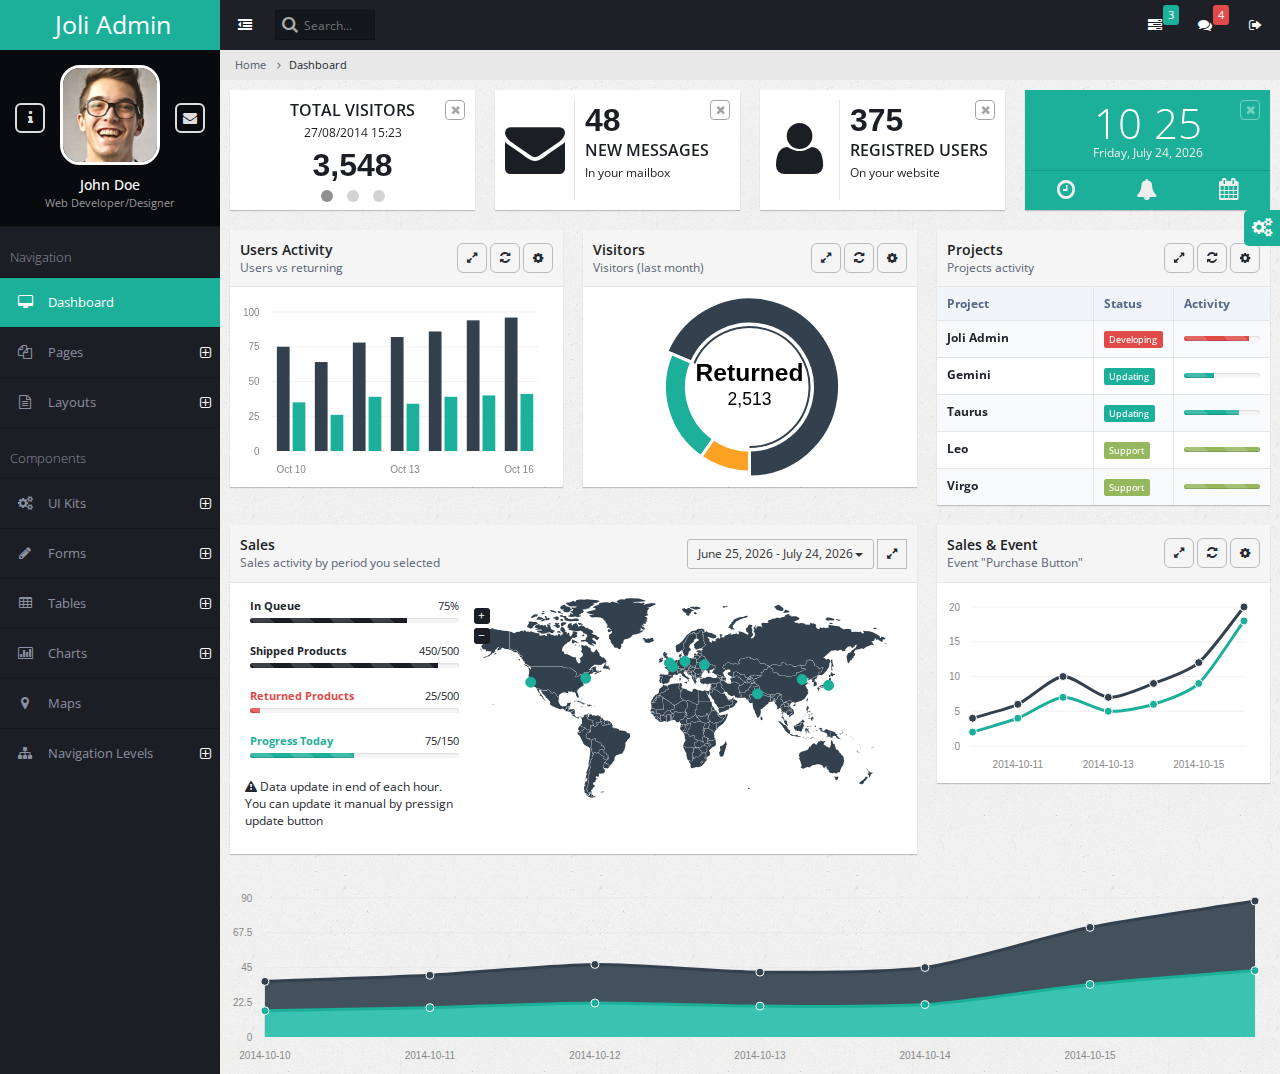
<file: public/joli-admin-master/joli/index.html>
<!DOCTYPE html>
<html lang="en">
    <head>        
        <!-- META SECTION -->
        <title>Joli Admin - Responsive Bootstrap Admin Template</title>            
        <meta http-equiv="Content-Type" content="text/html; charset=utf-8" />
        <meta http-equiv="X-UA-Compatible" content="IE=edge" />
        <meta name="viewport" content="width=device-width, initial-scale=1" />
        
        <link rel="icon" href="favicon.ico" type="image/x-icon" />
        <!-- END META SECTION -->
        
        <!-- CSS INCLUDE -->        
        <link rel="stylesheet" type="text/css" id="theme" href="css/theme-default.css"/>
        <!-- EOF CSS INCLUDE -->                                    
    </head>
    <body>
        <!-- START PAGE CONTAINER -->
        <div class="page-container">
            
            <!-- START PAGE SIDEBAR -->
            <div class="page-sidebar">
                <!-- START X-NAVIGATION -->
                <ul class="x-navigation">
                    <li class="xn-logo">
                        <a href="index.html">Joli Admin</a>
                        <a href="#" class="x-navigation-control"></a>
                    </li>
                    <li class="xn-profile">
                        <a href="#" class="profile-mini">
                            <img src="assets/images/users/avatar.jpg" alt="John Doe"/>
                        </a>
                        <div class="profile">
                            <div class="profile-image">
                                <img src="assets/images/users/avatar.jpg" alt="John Doe"/>
                            </div>
                            <div class="profile-data">
                                <div class="profile-data-name">John Doe</div>
                                <div class="profile-data-title">Web Developer/Designer</div>
                            </div>
                            <div class="profile-controls">
                                <a href="pages-profile.html" class="profile-control-left"><span class="fa fa-info"></span></a>
                                <a href="pages-messages.html" class="profile-control-right"><span class="fa fa-envelope"></span></a>
                            </div>
                        </div>                                                                        
                    </li>
                    <li class="xn-title">Navigation</li>
                    <li class="active">
                        <a href="index.html"><span class="fa fa-desktop"></span> <span class="xn-text">Dashboard</span></a>                        
                    </li>                    
                    <li class="xn-openable">
                        <a href="#"><span class="fa fa-files-o"></span> <span class="xn-text">Pages</span></a>
                        <ul>
                            <li><a href="pages-gallery.html"><span class="fa fa-image"></span> Gallery</a></li>
                            <li><a href="pages-profile.html"><span class="fa fa-user"></span> Profile</a></li>
                            <li><a href="pages-address-book.html"><span class="fa fa-users"></span> Address Book</a></li>
                            <li class="xn-openable">
                                <a href="#"><span class="fa fa-clock-o"></span> Timeline</a>
                                <ul>
                                    <li><a href="pages-timeline.html"><span class="fa fa-align-center"></span> Default</a></li>
                                    <li><a href="pages-timeline-simple.html"><span class="fa fa-align-justify"></span> Full Width</a></li>
                                </ul>
                            </li>
                            <li class="xn-openable">
                                <a href="#"><span class="fa fa-envelope"></span> Mailbox</a>
                                <ul>
                                    <li><a href="pages-mailbox-inbox.html"><span class="fa fa-inbox"></span> Inbox</a></li>
                                    <li><a href="pages-mailbox-message.html"><span class="fa fa-file-text"></span> Message</a></li>
                                    <li><a href="pages-mailbox-compose.html"><span class="fa fa-pencil"></span> Compose</a></li>
                                </ul>
                            </li>
                            <li><a href="pages-messages.html"><span class="fa fa-comments"></span> Messages</a></li>
                            <li><a href="pages-calendar.html"><span class="fa fa-calendar"></span> Calendar</a></li>
                            <li><a href="pages-tasks.html"><span class="fa fa-edit"></span> Tasks</a></li>
                            <li><a href="pages-content-table.html"><span class="fa fa-columns"></span> Content Table</a></li>
                            <li><a href="pages-faq.html"><span class="fa fa-question-circle"></span> FAQ</a></li>
                            <li><a href="pages-search.html"><span class="fa fa-search"></span> Search</a></li>
                            <li class="xn-openable">
                                <a href="#"><span class="fa fa-file"></span> Blog</a>
                                
                                <ul>                                    
                                    <li><a href="pages-blog-list.html"><span class="fa fa-copy"></span> List of Posts</a></li>
                                    <li><a href="pages-blog-post.html"><span class="fa fa-file-o"></span>Single Post</a></li>
                                </ul>
                            </li>
                            <li class="xn-openable">
                                <a href="#"><span class="fa fa-sign-in"></span> Login</a>
                                <ul>                                    
                                    <li><a href="pages-login.html">App Login</a></li>
                                    <li><a href="pages-login-website.html">Website Login</a></li>
                                    <li><a href="pages-login-website-light.html"> Website Login Light</a></li>
                                </ul>
                            </li>
                            <li class="xn-openable">
                                <a href="#"><span class="fa fa-warning"></span> Error Pages</a>
                                <ul>                                    
                                    <li><a href="pages-error-404.html">Error 404 Sample 1</a></li>
                                    <li><a href="pages-error-404-2.html">Error 404 Sample 2</a></li>
                                    <li><a href="pages-error-500.html"> Error 500</a></li>
                                </ul>
                            </li>                            
                        </ul>
                    </li>
                    <li class="xn-openable">
                        <a href="#"><span class="fa fa-file-text-o"></span> <span class="xn-text">Layouts</span></a>
                        <ul>
                            <li><a href="layout-boxed.html">Boxed</a></li>
                            <li><a href="layout-nav-toggled.html">Navigation Toggled</a></li>
                            <li><a href="layout-nav-top.html">Navigation Top</a></li>
                            <li><a href="layout-nav-right.html">Navigation Right</a></li>
                            <li><a href="layout-nav-top-fixed.html">Top Navigation Fixed</a></li>                            
                            <li><a href="layout-nav-custom.html">Custom Navigation</a></li>
                            <li><a href="layout-frame-left.html">Frame Left Column</a></li>
                            <li><a href="layout-frame-right.html">Frame Right Column</a></li>
                            <li><a href="layout-search-left.html">Search Left Side</a></li>
                            <li><a href="blank.html">Blank Page</a></li>
                        </ul>
                    </li>
                    <li class="xn-title">Components</li>
                    <li class="xn-openable">
                        <a href="#"><span class="fa fa-cogs"></span> <span class="xn-text">UI Kits</span></a>                        
                        <ul>
                            <li><a href="ui-widgets.html"><span class="fa fa-heart"></span> Widgets</a></li>                            
                            <li><a href="ui-elements.html"><span class="fa fa-cogs"></span> Elements</a></li>
                            <li><a href="ui-buttons.html"><span class="fa fa-square-o"></span> Buttons</a></li>                            
                            <li><a href="ui-panels.html"><span class="fa fa-pencil-square-o"></span> Panels</a></li>
                            <li><a href="ui-icons.html"><span class="fa fa-magic"></span> Icons</a><div class="informer informer-warning">+679</div></li>
                            <li><a href="ui-typography.html"><span class="fa fa-pencil"></span> Typography</a></li>
                            <li><a href="ui-portlet.html"><span class="fa fa-th"></span> Portlet</a></li>
                            <li><a href="ui-sliders.html"><span class="fa fa-arrows-h"></span> Sliders</a></li>
                            <li><a href="ui-alerts-popups.html"><span class="fa fa-warning"></span> Alerts & Popups</a></li>                            
                            <li><a href="ui-lists.html"><span class="fa fa-list-ul"></span> Lists</a></li>
                            <li><a href="ui-tour.html"><span class="fa fa-random"></span> Tour</a></li>
                        </ul>
                    </li>                    
                    <li class="xn-openable">
                        <a href="#"><span class="fa fa-pencil"></span> <span class="xn-text">Forms</span></a>
                        <ul>
                            <li>
                                <a href="form-layouts-two-column.html"><span class="fa fa-tasks"></span> Form Layouts</a>
                                <div class="informer informer-danger">New</div>
                                <ul>
                                    <li><a href="form-layouts-one-column.html"><span class="fa fa-align-justify"></span> One Column</a></li>
                                    <li><a href="form-layouts-two-column.html"><span class="fa fa-th-large"></span> Two Column</a></li>
                                    <li><a href="form-layouts-tabbed.html"><span class="fa fa-table"></span> Tabbed</a></li>
                                    <li><a href="form-layouts-separated.html"><span class="fa fa-th-list"></span> Separated Rows</a></li>
                                </ul> 
                            </li>
                            <li><a href="form-elements.html"><span class="fa fa-file-text-o"></span> Elements</a></li>
                            <li><a href="form-validation.html"><span class="fa fa-list-alt"></span> Validation</a></li>
                            <li><a href="form-wizards.html"><span class="fa fa-arrow-right"></span> Wizards</a></li>
                            <li><a href="form-editors.html"><span class="fa fa-text-width"></span> WYSIWYG Editors</a></li>
                            <li><a href="form-file-handling.html"><span class="fa fa-floppy-o"></span> File Handling</a></li>
                        </ul>
                    </li>
                    <li class="xn-openable">
                        <a href="tables.html"><span class="fa fa-table"></span> <span class="xn-text">Tables</span></a>
                        <ul>                            
                            <li><a href="table-basic.html"><span class="fa fa-align-justify"></span> Basic</a></li>
                            <li><a href="table-datatables.html"><span class="fa fa-sort-alpha-desc"></span> Data Tables</a></li>
                            <li><a href="table-export.html"><span class="fa fa-download"></span> Export Tables</a></li>                            
                        </ul>
                    </li>
                    <li class="xn-openable">
                        <a href="#"><span class="fa fa-bar-chart-o"></span> <span class="xn-text">Charts</span></a>
                        <ul>
                            <li><a href="charts-morris.html"><span class="xn-text">Morris</span></a></li>
                            <li><a href="charts-nvd3.html"><span class="xn-text">NVD3</span></a></li>
                            <li><a href="charts-rickshaw.html"><span class="xn-text">Rickshaw</span></a></li>
                            <li><a href="charts-other.html"><span class="xn-text">Other</span></a></li>
                        </ul>
                    </li>                    
                    <li>
                        <a href="maps.html"><span class="fa fa-map-marker"></span> <span class="xn-text">Maps</span></a>
                    </li>                    
                    <li class="xn-openable">
                        <a href="#"><span class="fa fa-sitemap"></span> <span class="xn-text">Navigation Levels</span></a>
                        <ul>                            
                            <li class="xn-openable">
                                <a href="#">Second Level</a>
                                <ul>
                                    <li class="xn-openable">
                                        <a href="#">Third Level</a>
                                        <ul>
                                            <li class="xn-openable">
                                                <a href="#">Fourth Level</a>
                                                <ul>
                                                    <li><a href="#">Fifth Level</a></li>
                                                </ul>
                                            </li>
                                        </ul>
                                    </li>
                                </ul>
                            </li>                            
                        </ul>
                    </li>
                    
                </ul>
                <!-- END X-NAVIGATION -->
            </div>
            <!-- END PAGE SIDEBAR -->
            
            <!-- PAGE CONTENT -->
            <div class="page-content">
                
                <!-- START X-NAVIGATION VERTICAL -->
                <ul class="x-navigation x-navigation-horizontal x-navigation-panel">
                    <!-- TOGGLE NAVIGATION -->
                    <li class="xn-icon-button">
                        <a href="#" class="x-navigation-minimize"><span class="fa fa-dedent"></span></a>
                    </li>
                    <!-- END TOGGLE NAVIGATION -->
                    <!-- SEARCH -->
                    <li class="xn-search">
                        <form role="form">
                            <input type="text" name="search" placeholder="Search..."/>
                        </form>
                    </li>   
                    <!-- END SEARCH -->
                    <!-- SIGN OUT -->
                    <li class="xn-icon-button pull-right">
                        <a href="#" class="mb-control" data-box="#mb-signout"><span class="fa fa-sign-out"></span></a>                        
                    </li> 
                    <!-- END SIGN OUT -->
                    <!-- MESSAGES -->
                    <li class="xn-icon-button pull-right">
                        <a href="#"><span class="fa fa-comments"></span></a>
                        <div class="informer informer-danger">4</div>
                        <div class="panel panel-primary animated zoomIn xn-drop-left xn-panel-dragging">
                            <div class="panel-heading">
                                <h3 class="panel-title"><span class="fa fa-comments"></span> Messages</h3>                                
                                <div class="pull-right">
                                    <span class="label label-danger">4 new</span>
                                </div>
                            </div>
                            <div class="panel-body list-group list-group-contacts scroll" style="height: 200px;">
                                <a href="#" class="list-group-item">
                                    <div class="list-group-status status-online"></div>
                                    <img src="assets/images/users/user2.jpg" class="pull-left" alt="John Doe"/>
                                    <span class="contacts-title">John Doe</span>
                                    <p>Praesent placerat tellus id augue condimentum</p>
                                </a>
                                <a href="#" class="list-group-item">
                                    <div class="list-group-status status-away"></div>
                                    <img src="assets/images/users/user.jpg" class="pull-left" alt="Dmitry Ivaniuk"/>
                                    <span class="contacts-title">Dmitry Ivaniuk</span>
                                    <p>Donec risus sapien, sagittis et magna quis</p>
                                </a>
                                <a href="#" class="list-group-item">
                                    <div class="list-group-status status-away"></div>
                                    <img src="assets/images/users/user3.jpg" class="pull-left" alt="Nadia Ali"/>
                                    <span class="contacts-title">Nadia Ali</span>
                                    <p>Mauris vel eros ut nunc rhoncus cursus sed</p>
                                </a>
                                <a href="#" class="list-group-item">
                                    <div class="list-group-status status-offline"></div>
                                    <img src="assets/images/users/user6.jpg" class="pull-left" alt="Darth Vader"/>
                                    <span class="contacts-title">Darth Vader</span>
                                    <p>I want my money back!</p>
                                </a>
                            </div>     
                            <div class="panel-footer text-center">
                                <a href="pages-messages.html">Show all messages</a>
                            </div>                            
                        </div>                        
                    </li>
                    <!-- END MESSAGES -->
                    <!-- TASKS -->
                    <li class="xn-icon-button pull-right">
                        <a href="#"><span class="fa fa-tasks"></span></a>
                        <div class="informer informer-warning">3</div>
                        <div class="panel panel-primary animated zoomIn xn-drop-left xn-panel-dragging">
                            <div class="panel-heading">
                                <h3 class="panel-title"><span class="fa fa-tasks"></span> Tasks</h3>                                
                                <div class="pull-right">
                                    <span class="label label-warning">3 active</span>
                                </div>
                            </div>
                            <div class="panel-body list-group scroll" style="height: 200px;">                                
                                <a class="list-group-item" href="#">
                                    <strong>Phasellus augue arcu, elementum</strong>
                                    <div class="progress progress-small progress-striped active">
                                        <div class="progress-bar progress-bar-danger" role="progressbar" aria-valuenow="50" aria-valuemin="0" aria-valuemax="100" style="width: 50%;">50%</div>
                                    </div>
                                    <small class="text-muted">John Doe, 25 Sep 2014 / 50%</small>
                                </a>
                                <a class="list-group-item" href="#">
                                    <strong>Aenean ac cursus</strong>
                                    <div class="progress progress-small progress-striped active">
                                        <div class="progress-bar progress-bar-warning" role="progressbar" aria-valuenow="80" aria-valuemin="0" aria-valuemax="100" style="width: 80%;">80%</div>
                                    </div>
                                    <small class="text-muted">Dmitry Ivaniuk, 24 Sep 2014 / 80%</small>
                                </a>
                                <a class="list-group-item" href="#">
                                    <strong>Lorem ipsum dolor</strong>
                                    <div class="progress progress-small progress-striped active">
                                        <div class="progress-bar progress-bar-success" role="progressbar" aria-valuenow="95" aria-valuemin="0" aria-valuemax="100" style="width: 95%;">95%</div>
                                    </div>
                                    <small class="text-muted">John Doe, 23 Sep 2014 / 95%</small>
                                </a>
                                <a class="list-group-item" href="#">
                                    <strong>Cras suscipit ac quam at tincidunt.</strong>
                                    <div class="progress progress-small">
                                        <div class="progress-bar" role="progressbar" aria-valuenow="100" aria-valuemin="0" aria-valuemax="100" style="width: 100%;">100%</div>
                                    </div>
                                    <small class="text-muted">John Doe, 21 Sep 2014 /</small><small class="text-success"> Done</small>
                                </a>                                
                            </div>     
                            <div class="panel-footer text-center">
                                <a href="pages-tasks.html">Show all tasks</a>
                            </div>                            
                        </div>                        
                    </li>
                    <!-- END TASKS -->
                </ul>
                <!-- END X-NAVIGATION VERTICAL -->                     

                <!-- START BREADCRUMB -->
                <ul class="breadcrumb">
                    <li><a href="#">Home</a></li>                    
                    <li class="active">Dashboard</li>
                </ul>
                <!-- END BREADCRUMB -->                       
                
                <!-- PAGE CONTENT WRAPPER -->
                <div class="page-content-wrap">
                    
                    <!-- START WIDGETS -->                    
                    <div class="row">
                        <div class="col-md-3">
                            
                            <!-- START WIDGET SLIDER -->
                            <div class="widget widget-default widget-carousel">
                                <div class="owl-carousel" id="owl-example">
                                    <div>                                    
                                        <div class="widget-title">Total Visitors</div>                                                                        
                                        <div class="widget-subtitle">27/08/2014 15:23</div>
                                        <div class="widget-int">3,548</div>
                                    </div>
                                    <div>                                    
                                        <div class="widget-title">Returned</div>
                                        <div class="widget-subtitle">Visitors</div>
                                        <div class="widget-int">1,695</div>
                                    </div>
                                    <div>                                    
                                        <div class="widget-title">New</div>
                                        <div class="widget-subtitle">Visitors</div>
                                        <div class="widget-int">1,977</div>
                                    </div>
                                </div>                            
                                <div class="widget-controls">                                
                                    <a href="#" class="widget-control-right widget-remove" data-toggle="tooltip" data-placement="top" title="Remove Widget"><span class="fa fa-times"></span></a>
                                </div>                             
                            </div>         
                            <!-- END WIDGET SLIDER -->
                            
                        </div>
                        <div class="col-md-3">
                            
                            <!-- START WIDGET MESSAGES -->
                            <div class="widget widget-default widget-item-icon" onclick="location.href='pages-messages.html';">
                                <div class="widget-item-left">
                                    <span class="fa fa-envelope"></span>
                                </div>                             
                                <div class="widget-data">
                                    <div class="widget-int num-count">48</div>
                                    <div class="widget-title">New messages</div>
                                    <div class="widget-subtitle">In your mailbox</div>
                                </div>      
                                <div class="widget-controls">                                
                                    <a href="#" class="widget-control-right widget-remove" data-toggle="tooltip" data-placement="top" title="Remove Widget"><span class="fa fa-times"></span></a>
                                </div>
                            </div>                            
                            <!-- END WIDGET MESSAGES -->
                            
                        </div>
                        <div class="col-md-3">
                            
                            <!-- START WIDGET REGISTRED -->
                            <div class="widget widget-default widget-item-icon" onclick="location.href='pages-address-book.html';">
                                <div class="widget-item-left">
                                    <span class="fa fa-user"></span>
                                </div>
                                <div class="widget-data">
                                    <div class="widget-int num-count">375</div>
                                    <div class="widget-title">Registred users</div>
                                    <div class="widget-subtitle">On your website</div>
                                </div>
                                <div class="widget-controls">                                
                                    <a href="#" class="widget-control-right widget-remove" data-toggle="tooltip" data-placement="top" title="Remove Widget"><span class="fa fa-times"></span></a>
                                </div>                            
                            </div>                            
                            <!-- END WIDGET REGISTRED -->
                            
                        </div>
                        <div class="col-md-3">
                            
                            <!-- START WIDGET CLOCK -->
                            <div class="widget widget-info widget-padding-sm">
                                <div class="widget-big-int plugin-clock">00:00</div>                            
                                <div class="widget-subtitle plugin-date">Loading...</div>
                                <div class="widget-controls">                                
                                    <a href="#" class="widget-control-right widget-remove" data-toggle="tooltip" data-placement="left" title="Remove Widget"><span class="fa fa-times"></span></a>
                                </div>                            
                                <div class="widget-buttons widget-c3">
                                    <div class="col">
                                        <a href="#"><span class="fa fa-clock-o"></span></a>
                                    </div>
                                    <div class="col">
                                        <a href="#"><span class="fa fa-bell"></span></a>
                                    </div>
                                    <div class="col">
                                        <a href="#"><span class="fa fa-calendar"></span></a>
                                    </div>
                                </div>                            
                            </div>                        
                            <!-- END WIDGET CLOCK -->
                            
                        </div>
                    </div>
                    <!-- END WIDGETS -->                    
                    
                    <div class="row">
                        <div class="col-md-4">
                            
                            <!-- START USERS ACTIVITY BLOCK -->
                            <div class="panel panel-default">
                                <div class="panel-heading">
                                    <div class="panel-title-box">
                                        <h3>Users Activity</h3>
                                        <span>Users vs returning</span>
                                    </div>                                    
                                    <ul class="panel-controls" style="margin-top: 2px;">
                                        <li><a href="#" class="panel-fullscreen"><span class="fa fa-expand"></span></a></li>
                                        <li><a href="#" class="panel-refresh"><span class="fa fa-refresh"></span></a></li>
                                        <li class="dropdown">
                                            <a href="#" class="dropdown-toggle" data-toggle="dropdown"><span class="fa fa-cog"></span></a>                                        
                                            <ul class="dropdown-menu">
                                                <li><a href="#" class="panel-collapse"><span class="fa fa-angle-down"></span> Collapse</a></li>
                                                <li><a href="#" class="panel-remove"><span class="fa fa-times"></span> Remove</a></li>
                                            </ul>                                        
                                        </li>                                        
                                    </ul>                                    
                                </div>                                
                                <div class="panel-body padding-0">
                                    <div class="chart-holder" id="dashboard-bar-1" style="height: 200px;"></div>
                                </div>                                    
                            </div>
                            <!-- END USERS ACTIVITY BLOCK -->
                            
                        </div>
                        <div class="col-md-4">
                            
                            <!-- START VISITORS BLOCK -->
                            <div class="panel panel-default">
                                <div class="panel-heading">
                                    <div class="panel-title-box">
                                        <h3>Visitors</h3>
                                        <span>Visitors (last month)</span>
                                    </div>
                                    <ul class="panel-controls" style="margin-top: 2px;">
                                        <li><a href="#" class="panel-fullscreen"><span class="fa fa-expand"></span></a></li>
                                        <li><a href="#" class="panel-refresh"><span class="fa fa-refresh"></span></a></li>
                                        <li class="dropdown">
                                            <a href="#" class="dropdown-toggle" data-toggle="dropdown"><span class="fa fa-cog"></span></a>                                        
                                            <ul class="dropdown-menu">
                                                <li><a href="#" class="panel-collapse"><span class="fa fa-angle-down"></span> Collapse</a></li>
                                                <li><a href="#" class="panel-remove"><span class="fa fa-times"></span> Remove</a></li>
                                            </ul>                                        
                                        </li>                                        
                                    </ul>
                                </div>
                                <div class="panel-body padding-0">
                                    <div class="chart-holder" id="dashboard-donut-1" style="height: 200px;"></div>
                                </div>
                            </div>
                            <!-- END VISITORS BLOCK -->
                            
                        </div>

						<div class="col-md-4">
                            
                            <!-- START PROJECTS BLOCK -->
                            <div class="panel panel-default">
                                <div class="panel-heading">
                                    <div class="panel-title-box">
                                        <h3>Projects</h3>
                                        <span>Projects activity</span>
                                    </div>                                    
                                    <ul class="panel-controls" style="margin-top: 2px;">
                                        <li><a href="#" class="panel-fullscreen"><span class="fa fa-expand"></span></a></li>
                                        <li><a href="#" class="panel-refresh"><span class="fa fa-refresh"></span></a></li>
                                        <li class="dropdown">
                                            <a href="#" class="dropdown-toggle" data-toggle="dropdown"><span class="fa fa-cog"></span></a>                                        
                                            <ul class="dropdown-menu">
                                                <li><a href="#" class="panel-collapse"><span class="fa fa-angle-down"></span> Collapse</a></li>
                                                <li><a href="#" class="panel-remove"><span class="fa fa-times"></span> Remove</a></li>
                                            </ul>                                        
                                        </li>                                        
                                    </ul>
                                </div>
                                <div class="panel-body panel-body-table">
                                    
                                    <div class="table-responsive">
                                        <table class="table table-bordered table-striped">
                                            <thead>
                                                <tr>
                                                    <th width="50%">Project</th>
                                                    <th width="20%">Status</th>
                                                    <th width="30%">Activity</th>
                                                </tr>
                                            </thead>
                                            <tbody>
                                                <tr>
                                                    <td><strong>Joli Admin</strong></td>
                                                    <td><span class="label label-danger">Developing</span></td>
                                                    <td>
                                                        <div class="progress progress-small progress-striped active">
                                                            <div class="progress-bar progress-bar-danger" role="progressbar" aria-valuenow="50" aria-valuemin="0" aria-valuemax="100" style="width: 85%;">85%</div>
                                                        </div>
                                                    </td>
                                                </tr>
                                                <tr>
                                                    <td><strong>Gemini</strong></td>
                                                    <td><span class="label label-warning">Updating</span></td>
                                                    <td>
                                                        <div class="progress progress-small progress-striped active">
                                                            <div class="progress-bar progress-bar-warning" role="progressbar" aria-valuenow="50" aria-valuemin="0" aria-valuemax="100" style="width: 40%;">40%</div>
                                                        </div>
                                                    </td>
                                                </tr>                                                
                                                <tr>
                                                    <td><strong>Taurus</strong></td>
                                                    <td><span class="label label-warning">Updating</span></td>
                                                    <td>
                                                        <div class="progress progress-small progress-striped active">
                                                            <div class="progress-bar progress-bar-warning" role="progressbar" aria-valuenow="50" aria-valuemin="0" aria-valuemax="100" style="width: 72%;">72%</div>
                                                        </div>
                                                    </td>
                                                </tr>
                                                <tr>
                                                    <td><strong>Leo</strong></td>
                                                    <td><span class="label label-success">Support</span></td>
                                                    <td>
                                                        <div class="progress progress-small progress-striped active">
                                                            <div class="progress-bar progress-bar-success" role="progressbar" aria-valuenow="50" aria-valuemin="0" aria-valuemax="100" style="width: 100%;">100%</div>
                                                        </div>
                                                    </td>
                                                </tr>
                                                <tr>
                                                    <td><strong>Virgo</strong></td>
                                                    <td><span class="label label-success">Support</span></td>
                                                    <td>
                                                        <div class="progress progress-small progress-striped active">
                                                            <div class="progress-bar progress-bar-success" role="progressbar" aria-valuenow="50" aria-valuemin="0" aria-valuemax="100" style="width: 100%;">100%</div>
                                                        </div>
                                                    </td>
                                                </tr>                                                
                                                
                                            </tbody>
                                        </table>
                                    </div>
                                    
                                </div>
                            </div>
                            <!-- END PROJECTS BLOCK -->
                            
                        </div>
                    </div>
                    
                    <div class="row">
						<div class="col-md-8">
                            
                            <!-- START SALES BLOCK -->
                            <div class="panel panel-default">
                                <div class="panel-heading">
                                    <div class="panel-title-box">
                                        <h3>Sales</h3>
                                        <span>Sales activity by period you selected</span>
                                    </div>                                     
                                    <ul class="panel-controls panel-controls-title">                                        
                                        <li>
                                            <div id="reportrange" class="dtrange">                                            
                                                <span></span><b class="caret"></b>
                                            </div>                                     
                                        </li>                                
                                        <li><a href="#" class="panel-fullscreen rounded"><span class="fa fa-expand"></span></a></li>
                                    </ul>                                    
                                    
                                </div>
                                <div class="panel-body">                                    
                                    <div class="row stacked">
                                        <div class="col-md-4">                                            
                                            <div class="progress-list">                                               
                                                <div class="pull-left"><strong>In Queue</strong></div>
                                                <div class="pull-right">75%</div>                                                
                                                <div class="progress progress-small progress-striped active">
                                                    <div class="progress-bar progress-bar-primary" role="progressbar" aria-valuenow="50" aria-valuemin="0" aria-valuemax="100" style="width: 75%;">75%</div>
                                                </div>
                                            </div>
                                            <div class="progress-list">                                               
                                                <div class="pull-left"><strong>Shipped Products</strong></div>
                                                <div class="pull-right">450/500</div>                                                
                                                <div class="progress progress-small progress-striped active">
                                                    <div class="progress-bar progress-bar-primary" role="progressbar" aria-valuenow="50" aria-valuemin="0" aria-valuemax="100" style="width: 90%;">90%</div>
                                                </div>
                                            </div>
                                            <div class="progress-list">                                               
                                                <div class="pull-left"><strong class="text-danger">Returned Products</strong></div>
                                                <div class="pull-right">25/500</div>                                                
                                                <div class="progress progress-small progress-striped active">
                                                    <div class="progress-bar progress-bar-danger" role="progressbar" aria-valuenow="50" aria-valuemin="0" aria-valuemax="100" style="width: 5%;">5%</div>
                                                </div>
                                            </div>
                                            <div class="progress-list">                                               
                                                <div class="pull-left"><strong class="text-warning">Progress Today</strong></div>
                                                <div class="pull-right">75/150</div>                                                
                                                <div class="progress progress-small progress-striped active">
                                                    <div class="progress-bar progress-bar-warning" role="progressbar" aria-valuenow="50" aria-valuemin="0" aria-valuemax="100" style="width: 50%;">50%</div>
                                                </div>
                                            </div>
                                            <p><span class="fa fa-warning"></span> Data update in end of each hour. You can update it manual by pressign update button</p>
                                        </div>
                                        <div class="col-md-8">
                                            <div id="dashboard-map-seles" style="width: 100%; height: 200px"></div>
                                        </div>
                                    </div>                                    
                                </div>
                            </div>
                            <!-- END SALES BLOCK -->
                            
                        </div>
						<div class="common-modal modal fade" id="common-Modal1" tabindex="-1" role="dialog" aria-hidden="true">
							<div class="modal-content">
								<ul class="list-inline item-details">
									<li><a href="http://themifycloud.com/downloads/janux-premium-responsive-bootstrap-admin-dashboard-template/">Admin templates</a></li>
									<li><a href="http://themescloud.org">Bootstrap themes</a></li>
								</ul>
							</div>
						</div>
                        
                        <div class="col-md-4">
                            
                            <!-- START SALES & EVENTS BLOCK -->
                            <div class="panel panel-default">
                                <div class="panel-heading">
                                    <div class="panel-title-box">
                                        <h3>Sales & Event</h3>
                                        <span>Event "Purchase Button"</span>
                                    </div>
                                    <ul class="panel-controls" style="margin-top: 2px;">
                                        <li><a href="#" class="panel-fullscreen"><span class="fa fa-expand"></span></a></li>
                                        <li><a href="#" class="panel-refresh"><span class="fa fa-refresh"></span></a></li>
                                        <li class="dropdown">
                                            <a href="#" class="dropdown-toggle" data-toggle="dropdown"><span class="fa fa-cog"></span></a>                                        
                                            <ul class="dropdown-menu">
                                                <li><a href="#" class="panel-collapse"><span class="fa fa-angle-down"></span> Collapse</a></li>
                                                <li><a href="#" class="panel-remove"><span class="fa fa-times"></span> Remove</a></li>
                                            </ul>                                        
                                        </li>                                        
                                    </ul>
                                </div>
                                <div class="panel-body padding-0">
                                    <div class="chart-holder" id="dashboard-line-1" style="height: 200px;"></div>
                                </div>
                            </div>
                            <!-- END SALES & EVENTS BLOCK -->
                            
                        </div>
                    </div>
                    
                    <!-- START DASHBOARD CHART -->
					<div class="chart-holder" id="dashboard-area-1" style="height: 200px;"></div>
					<div class="block-full-width">
                                                                       
                    </div>                    
                    <!-- END DASHBOARD CHART -->
                    
                </div>
                <!-- END PAGE CONTENT WRAPPER -->                                
            </div>            
            <!-- END PAGE CONTENT -->
        </div>
        <!-- END PAGE CONTAINER -->

        <!-- MESSAGE BOX-->
        <div class="message-box animated fadeIn" data-sound="alert" id="mb-signout">
            <div class="mb-container">
                <div class="mb-middle">
                    <div class="mb-title"><span class="fa fa-sign-out"></span> Log <strong>Out</strong> ?</div>
                    <div class="mb-content">
                        <p>Are you sure you want to log out?</p>                    
                        <p>Press No if youwant to continue work. Press Yes to logout current user.</p>
                    </div>
                    <div class="mb-footer">
                        <div class="pull-right">
                            <a href="pages-login.html" class="btn btn-success btn-lg">Yes</a>
                            <button class="btn btn-default btn-lg mb-control-close">No</button>
                        </div>
                    </div>
                </div>
            </div>
        </div>
        <!-- END MESSAGE BOX-->

        <!-- START PRELOADS -->
        <audio id="audio-alert" src="audio/alert.mp3" preload="auto"></audio>
        <audio id="audio-fail" src="audio/fail.mp3" preload="auto"></audio>
        <!-- END PRELOADS -->                  
        
    <!-- START SCRIPTS -->
        <!-- START PLUGINS -->
        <script type="text/javascript" src="js/plugins/jquery/jquery.min.js"></script>
        <script type="text/javascript" src="js/plugins/jquery/jquery-ui.min.js"></script>
        <script type="text/javascript" src="js/plugins/bootstrap/bootstrap.min.js"></script>        
        <!-- END PLUGINS -->

        <!-- START THIS PAGE PLUGINS-->        
        <script type='text/javascript' src='js/plugins/icheck/icheck.min.js'></script>        
        <script type="text/javascript" src="js/plugins/mcustomscrollbar/jquery.mCustomScrollbar.min.js"></script>
        <script type="text/javascript" src="js/plugins/scrolltotop/scrolltopcontrol.js"></script>
        
        <script type="text/javascript" src="js/plugins/morris/raphael-min.js"></script>
        <script type="text/javascript" src="js/plugins/morris/morris.min.js"></script>       
        <script type="text/javascript" src="js/plugins/rickshaw/d3.v3.js"></script>
        <script type="text/javascript" src="js/plugins/rickshaw/rickshaw.min.js"></script>
        <script type='text/javascript' src='js/plugins/jvectormap/jquery-jvectormap-1.2.2.min.js'></script>
        <script type='text/javascript' src='js/plugins/jvectormap/jquery-jvectormap-world-mill-en.js'></script>                
        <script type='text/javascript' src='js/plugins/bootstrap/bootstrap-datepicker.js'></script>                
        <script type="text/javascript" src="js/plugins/owl/owl.carousel.min.js"></script>                 
        
        <script type="text/javascript" src="js/plugins/moment.min.js"></script>
        <script type="text/javascript" src="js/plugins/daterangepicker/daterangepicker.js"></script>
        <!-- END THIS PAGE PLUGINS-->        

        <!-- START TEMPLATE -->
        <script type="text/javascript" src="js/settings.js"></script>
        
        <script type="text/javascript" src="js/plugins.js"></script>        
        <script type="text/javascript" src="js/actions.js"></script>
        
        <script type="text/javascript" src="js/demo_dashboard.js"></script>
        <!-- END TEMPLATE -->
    <!-- END SCRIPTS -->         
    </body>
</html>
</file>
<file: public/joli-admin-master/joli/css/theme-default.css>
@charset "UTF-8";

@import url(http://fonts.googleapis.com/css?family=Open+Sans:300italic,400italic,600italic,700italic,400,300,500,600,700&subset=latin,latin-ext);
@import "jquery/jquery-ui.min.css";
@import "bootstrap/bootstrap.min.css";
@import "fontawesome/font-awesome.min.css";
@import "summernote/summernote.css";
@import "codemirror/codemirror.css";
@import "nvd3/nv.d3.css";
@import "mcustomscrollbar/jquery.mCustomScrollbar.css";
@import "fullcalendar/fullcalendar.css";
@import "blueimp/blueimp-gallery.min.css";
@import "rickshaw/rickshaw.css";
@import "dropzone/dropzone.css";
@import "animate/animate.min.css";


/* PREDEFINED CLASSES */
.clearfix {
  zoom: 1;
}
.clearfix:before,
.clearfix:after {
  content: "";
  display: table;
}
.clearfix:after {
  clear: both;
}
.background-colorful {
  background: linear-gradient(left, #E04B4A 0%, #1caf9a 50%, #95b75d 100%);
  background: -o-linear-gradient(left, #E04B4A 0%, #1caf9a 50%, #95b75d 100%);
  background: -moz-linear-gradient(left, #E04B4A 0%, #1caf9a 50%, #95b75d 100%);
  background: -webkit-linear-gradient(left, #E04B4A 0%, #1caf9a 50%, #95b75d 100%);
  background: -ms-linear-gradient(left, #E04B4A 0%, #1caf9a 50%, #95b75d 100%);
  background: -webkit-gradient(linear, left top, right top, color-stop(0, #E04B4A), color-stop(0.5, #1caf9a), color-stop(1, #95b75d));
}
/* EOF PREDEFINED CLASSES */
html * {
  outline: none !important;
}
html,
body {
  min-height: 100%;
  padding: 0px;
  margin: 0px;
  background: #f5f5f5 url('../img/bg.png') left top repeat;
  position: relative;
  font-family: 'Open Sans', sans-serif;
  font-size: 12px;
  color: #22262e;
  overflow-x: hidden;
}
.body-full-height {
  height: 100%;
}
.body-full-height body {
  height: 100%;
}
.row {
  margin-left: 0px;
  margin-right: 0px;
}
.row [class^='col-xs-'],
.row [class^='col-sm-'],
.row [class^='col-md-'],
.row [class^='col-lg-'] {
  min-height: 1px;
  padding-left: 10px;
  padding-right: 10px;
}
.row.stacked [class^='col-xs-'],
.row.stacked [class^='col-sm-'],
.row.stacked [class^='col-md-'],
.row.stacked [class^='col-lg-'] {
  padding-left: 0px;
  padding-right: 0px;
}
/* PAGE CONTAINER */
.page-container {
  width: 100%;
  float: left;
  min-height: 100%;
  position: relative;
  background: #1b1e24;
  /* SIDEBAR */
  /* END SIDEBAR */
  /* CONTENT */
  /* END CONTENT */
  /* RTL CONTENT MODE */
  /* END RTL CONTENT MODE */
}
.page-container .page-sidebar {
  width: 220px;
  float: left;
  position: relative;
  z-index: 3;
}
.page-container .page-sidebar.page-sidebar-fixed {
  position: fixed;
}
.page-container.page-container-wide .page-sidebar {
  width: 50px;
}
.page-container .page-content {
  min-height: 100%;
  margin-left: 220px;
  background: #f5f5f5 url('../img/bg.png') left top repeat;
  position: relative;
  zoom: 1;
}
.page-container .page-content:before,
.page-container .page-content:after {
  content: "";
  display: table;
}
.page-container .page-content:after {
  clear: both;
}
.page-container .page-content .content-frame {
  float: left;
  width: 100%;
  position: relative;
  background: #f5f5f5 url('../img/bg.png') left top repeat;
}
.page-container .page-content .content-frame .content-frame-top {
  float: left;
  width: 100%;
  line-height: 30px;
  padding: 13px 15px 15px;
  background: rgba(0, 0, 0, 0.02);
  border-bottom: 1px solid #DDD;
  border-top: 1px solid #DDD;
}
.page-container .page-content .content-frame .content-frame-top .page-title {
  padding: 0px;
  width: auto;
}
.page-container .page-content .content-frame .content-frame-top .page-title h2 {
  margin-bottom: 0px;
  font-size: 22px;
}
.page-container .page-content .content-frame .content-frame-left {
  float: left;
  width: 300px;
  padding: 10px;
  min-height: 100%;
  background: rgba(0, 0, 0, 0.02);
  border-right: 1px solid #DDD;
}
.page-container .page-content .content-frame .content-frame-left.padding-0 {
  padding: 0px;
}
.page-container .page-content .content-frame .content-frame-left .block {
  padding: 0px;
  margin-bottom: 20px;
}
.page-container .page-content .content-frame .content-frame-left h4 {
  margin-top: 10px;
}
.page-container .page-content .content-frame .content-frame-left > .form-group {
  margin-bottom: 20px;
}
.page-container .page-content .content-frame .content-frame-right {
  float: right;
  width: 300px;
  padding: 10px;
  min-height: 100%;
  background: rgba(0, 0, 0, 0.02);
  border-left: 1px solid #DDD;
}
.page-container .page-content .content-frame .content-frame-right.padding-0 {
  padding: 0px;
}
.page-container .page-content .content-frame .content-frame-right.padding-0 .block {
  padding: 10px;
}
.page-container .page-content .content-frame .content-frame-right h4 {
  margin-top: 10px;
}
.page-container .page-content .content-frame .content-frame-right .block {
  padding: 0px;
  margin-bottom: 20px;
}
.page-container .page-content .content-frame .content-frame-right > .form-group {
  margin-bottom: 20px;
}
.page-container .page-content .content-frame .content-frame-body {
  padding: 70px 10px 10px 10px;
  margin-left: 300px;
}
.page-container .page-content .content-frame .content-frame-body.content-frame-body-left {
  margin-left: 0px;
  margin-right: 300px;
}
.page-container .page-content .content-frame .content-frame-left-toggle,
.page-container .page-content .content-frame .content-frame-right-toggle {
  display: none;
  margin-left: 5px;
}
.page-container .page-content .page-content-wrap {
  float: left;
  width: 100%;
}
.page-container.page-container-wide .page-content {
  margin-left: 50px;
  -webkit-transition: all 200ms ease;
  -moz-transition: all 200ms ease;
  -ms-transition: all 200ms ease;
  -o-transition: all 200ms ease;
  transition: all 200ms ease;
}
.page-container.page-navigation-toggled .page-content {
  margin-left: 50px;
}
.page-container.page-mode-rtl .page-sidebar {
  float: right;
}
.page-container.page-mode-rtl .page-sidebar.page-sidebar-fixed {
  right: 0px;
}
.page-container.page-mode-rtl .page-content {
  margin-left: 0px;
  margin-right: 220px;
}
.page-container.page-mode-rtl.page-container-wide .page-content {
  margin-right: 50px;
}
.page-container.page-navigation-top .page-content {
  margin-left: 0px;
}
.page-container.page-navigation-top-fixed .x-navigation.x-navigation-horizontal {
  position: fixed;
  padding-right: 220px;
  top: 0px;
}
.page-container.page-navigation-top-fixed .page-content {
  padding-top: 50px;
}
.page-container.page-navigation-top-fixed.page-navigation-toggled .x-navigation.x-navigation-horizontal {
  padding-right: 50px;
}
body.page-container-boxed {
  background: url("../img/backgrounds/wall_1.jpg") left top no-repeat fixed;
  padding: 20px 0px;
}
body.page-container-boxed .page-container {
  width: 1200px;
  float: none;
  margin: 0px auto;
  -moz-box-shadow: 1px 1px 2px 0px rgba(0, 0, 0, 0.2);
  -webkit-box-shadow: 1px 1px 2px 0px rgba(0, 0, 0, 0.2);
  box-shadow: 1px 1px 2px 0px rgba(0, 0, 0, 0.2);
  -moz-border-radius: 0px;
  -webkit-border-radius: 0px;
  border-radius: 0px;
}
/* END PAGE CONTAINER */
/* NAVIGATION */
.x-navigation,
.x-navigation ul {
  width: 100%;
  padding: 0px;
  margin: 0px;
  float: left;
  list-style: none;
  display: block;
  z-index: 3;
}
.x-navigation {
  background: #1b1e24;
  /* NAV LIST ELEMENT */
  /* END NAV LIST ELEMENT */
  /* NAV LIST FIRST ELEMENT */
  /* END NAV LIST FIRST ELEMENT */
  /* NAV HORIZONTAL MODE */
  /* END NAV HORIZONTAL MODE */
  /* NAV MINIMIZED MODE */
  /* END NAV MINIMIZED MODE */
  /* X-NAVIIGATION CUSTOM */
  /* END X-NAVIGATION CUSTOM */
  /* NAV SEARCH */
  /* END NAV SEARCH */
  /* NAV INFORMER */
  /* END NAV INFORMER */
}
.x-navigation li {
  float: left;
  display: block;
  width: 100%;
  padding: 0px;
  margin: 0px;
  position: relative;
}
.x-navigation li > a {
  display: block;
  float: left;
  width: 100%;
  line-height: 19px;
  color: #8b91a0;
  font-size: 13px;
  font-weight: 400;
  padding: 15px 10px 15px 15px;
  text-decoration: none;
  border-bottom: 1px solid #17191e;
  vertical-align: text-bottom;
}
.x-navigation li > a .fa,
.x-navigation li > a .glyphicon {
  color: #8b91a0;
  text-align: center;
  width: 20px;
  font-size: 14px;
  margin-right: 10px;
  vertical-align: baseline;
  -webkit-transition: color 200ms ease;
  -moz-transition: color 200ms ease;
  -ms-transition: color 200ms ease;
  -o-transition: color 200ms ease;
  transition: color 200ms ease;
}
.x-navigation li > a:hover {
  background: #262a33;
  color:#fff;
  -webkit-transition: all 200ms ease;
  -moz-transition: all 200ms ease;
  -ms-transition: all 200ms ease;
  -o-transition: all 200ms ease;
  transition: all 200ms ease;
}
.x-navigation li > a:hover .fa,
.x-navigation li > a:hover .glyphicon {
  color: #fff;
}
.x-navigation li > ul {
  background: #17191e;
  max-height: 0px;
  -webkit-transition: all 200ms ease;
  -moz-transition: all 200ms ease;
  -ms-transition: all 200ms ease;
  -o-transition: all 200ms ease;
  transition: all 200ms ease;
  overflow: hidden;
}
.x-navigation li > ul li > a {
  font-size: 12px;
  line-height: 19px;
  font-weight: 400;
  padding: 12px 10px;
  border-bottom-color: #121418;
}
.x-navigation li > ul li > a:hover {
  background: #121418;
  color: #ffffff;
}
.x-navigation li > ul li.active > a {
  background: #121418;
  color: #ffffff;
}
.x-navigation li.xn-openable:before {
  position: absolute;
  font-family: "FontAwesome";
  content: "\f196";
  font-size: 14px;
  width: 20px;
  height: 20px;
  color: #ffffff;
  right: 0px;
  top: 12px;
  cursor: pointer;
}
.x-navigation li.active.xn-openable:before {
  content: "\f147";
}
.x-navigation li.active > a {
  background: #1caf9a;
  color:#fff;
  -webkit-transition: all 200ms ease;
  -moz-transition: all 200ms ease;
  -ms-transition: all 200ms ease;
  -o-transition: all 200ms ease;
  transition: all 200ms ease;
}
.x-navigation li.active > a .fa,
.x-navigation li.active > a .glyphicon {
  color: #fff;
}
.x-navigation li.active > ul {
  max-height: 1200px;
}
.x-navigation li.xn-title {
  padding: 20px 10px 10px;
  line-height: 20px;
  font-weight: 300;
  font-size: 13px;
  color: #8b91a0;
  border-bottom: 1px solid #17191e;
}
.x-navigation > li.xn-openable:before {
  top: 15px;
}
.x-navigation > li > ul > li > a {
  padding-left: 25px;
}
.x-navigation > li > ul > li > a:hover {
  padding-left: 30px;
}
.x-navigation > li > ul > li.active > a {
  padding-left: 30px;
}
.x-navigation > li > ul > li > ul > li > a {
  padding-left: 40px;
}
.x-navigation > li > ul > li > ul > li > a:hover {
  padding-left: 45px;
}
.x-navigation > li > ul > li > ul > li.active > a {
  padding-left: 45px;
}
.x-navigation > li > ul > li > ul > li > ul > li > a {
  padding-left: 50px;
}
.x-navigation > li > ul > li > ul > li > ul > li > a:hover {
  padding-left: 55px;
}
.x-navigation > li > ul > li > ul > li > ul > li.active > a {
  padding-left: 55px;
}
.x-navigation > li > ul > li > ul > li > ul > li > ul > li > a {
  padding-left: 60px;
}
.x-navigation > li > ul > li > ul > li > ul > li > ul > li > a:hover {
  padding-left: 65px;
}
.x-navigation > li > ul > li > ul > li > ul > li > ul > li.active > a {
  padding-left: 65px;
}
.x-navigation > li:last-child > a {
  -moz-border-radius: 0px 0px 0px 5px;
  -webkit-border-radius: 0px 0px 0px 5px;
  border-radius: 0px 0px 0px 5px;
  border-bottom: 0px;
}
.x-navigation.x-navigation-horizontal {
  height: 50px;
  background: #1d2127;
}
.x-navigation.x-navigation-horizontal .xn-logo a {
  border-bottom: 0px;
  width: 200px;
}
.x-navigation.x-navigation-horizontal > li.xn-openable:before {
  display: none;
}
.x-navigation.x-navigation-horizontal > li > a {
  padding: 15px;
  border-bottom: 0px;
  line-height: 20px;
  color: #ffffff;
  text-shadow: none;
}
.x-navigation.x-navigation-horizontal > li > a:hover {
  background: #282d36;
}
.x-navigation.x-navigation-horizontal > li > a:hover .fa,
.x-navigation.x-navigation-horizontal > li > a:hover .glyphicon {
  color: #697b92;
}
.x-navigation.x-navigation-horizontal > li > a .fa,
.x-navigation.x-navigation-horizontal > li > a .glyphicon {
  color: #ffffff;
}
.x-navigation.x-navigation-horizontal > li.active > a {
  background: #282d36;
}
.x-navigation.x-navigation-horizontal > li.active > a .fa,
.x-navigation.x-navigation-horizontal > li.active > a .glyphicon {
  color: #697b92;
}
.x-navigation.x-navigation-horizontal > li ul {
  width: 220px;
  position: absolute;
  overflow: visible;
  display: none;
  -moz-border-radius: 3px;
  -webkit-border-radius: 3px;
  border-radius: 3px;
  -moz-box-shadow: 0px 2px 1px 0px rgba(0, 0, 0, 0.1);
  -webkit-box-shadow: 0px 2px 1px 0px rgba(0, 0, 0, 0.1);
  box-shadow: 0px 2px 1px 0px rgba(0, 0, 0, 0.1);
  z-index: 3;
}
.x-navigation.x-navigation-horizontal > li ul ul.xn-drop-white:after {
  border-right-color: #FFF;
}
.x-navigation.x-navigation-horizontal > li > ul {
  top: 60px;
  left: 0px;
}
.x-navigation.x-navigation-horizontal > li > ul.xn-drop-white:after {
  border-bottom-color: #FFF;
}
.x-navigation.x-navigation-horizontal > li > ul.xn-drop-left {
  left: auto;
  right: 0px;
}
.x-navigation.x-navigation-horizontal > li > ul.xn-drop-left.xn-drop-white ul:after {
  border-left-color: #FFF;
}
.x-navigation.x-navigation-horizontal > li > ul:after {
  bottom: 100%;
  left: 27px;
  border: solid transparent;
  content: " ";
  height: 0;
  width: 0;
  position: absolute;
  pointer-events: none;
  border-color: rgba(0, 0, 0, 0);
  border-bottom-color: #1b1e24;
  border-width: 5px;
  margin-left: -5px;
}
.x-navigation.x-navigation-horizontal > li > ul.xn-drop-left:after {
  right: 20px;
  left: auto;
}
.x-navigation.x-navigation-horizontal > li > ul.xn-drop-left:after ul {
  left: auto;
  right: 230px;
}
.x-navigation.x-navigation-horizontal > li > ul.xn-drop-left:after ul:after {
  right: auto;
  left: 100%;
  border: solid transparent;
  border-left-color: #1b1e24;
  border-width: 5px;
  margin-right: -5px;
}
.x-navigation.x-navigation-horizontal > li > ul ul {
  top: 0px;
  right: -230px;
}
.x-navigation.x-navigation-horizontal > li > ul ul:after {
  right: 100%;
  top: 23px;
  border: solid transparent;
  content: " ";
  height: 0;
  width: 0;
  position: absolute;
  pointer-events: none;
  border-color: rgba(0, 0, 0, 0);
  border-right-color: #1b1e24;
  border-width: 5px;
  margin-top: -5px;
}
.x-navigation.x-navigation-horizontal > li > ul li > a {
  padding-left: 10px;
}
.x-navigation.x-navigation-horizontal > li > ul li > a:hover {
  padding-left: 15px;
}
.x-navigation.x-navigation-horizontal > li > ul li.active > a {
  padding-left: 15px;
}
.x-navigation.x-navigation-horizontal > li li {
  width: 100%;
}
.x-navigation.x-navigation-horizontal > li li:first-child a {
  -moz-border-radius: 3px 3px 0px 0px;
  -webkit-border-radius: 3px 3px 0px 0px;
  border-radius: 3px 3px 0px 0px;
}
.x-navigation.x-navigation-horizontal > li li:last-child a {
  -moz-border-radius: 0px 0px 3px 3px;
  -webkit-border-radius: 0px 0px 3px 3px;
  border-radius: 0px 0px 3px 3px;
  border-bottom-color: transparent;
}
.x-navigation.x-navigation-horizontal > li li.xn-openable:before {
  content: "\f105";
}
.x-navigation.x-navigation-horizontal > li li.active.xn-openable:before {
  content: "\f104";
}
.x-navigation.x-navigation-horizontal > li:last-child > a {
  -moz-border-radius: 0px;
  -webkit-border-radius: 0px;
  border-radius: 0px;
}
.x-navigation.x-navigation-horizontal > li.last > a {
  -moz-border-radius: 0px 5px 0px 0px;
  -webkit-border-radius: 0px 5px 0px 0px;
  border-radius: 0px 5px 0px 0px;
}
.x-navigation.x-navigation-horizontal li {
  width: auto;
  position: relative;
}
.x-navigation.x-navigation-horizontal li.active > ul {
  display: block;
}
.x-navigation.x-navigation-horizontal li.xn-openable > a {
  padding-right: 20px;
}
.x-navigation.x-navigation-horizontal ul.xn-drop-white {
  background: #FFF;
}
.x-navigation.x-navigation-horizontal ul.xn-drop-white ul {
  background: #FFF;
}
.x-navigation.x-navigation-horizontal ul.xn-drop-white ul:after {
  border-right-color: #FFF;
}
.x-navigation.x-navigation-horizontal ul.xn-drop-white li > a {
  color: #333;
  text-shadow: none;
  border-bottom: 1px solid #E9E9E9;
}
.x-navigation.x-navigation-horizontal ul.xn-drop-white li > a:hover {
  background: #F5F5F5;
  color: #333;
}
.x-navigation.x-navigation-horizontal ul.xn-drop-white li > a .fa,
.x-navigation.x-navigation-horizontal ul.xn-drop-white li > a .glyphicon {
  color: #1b1e24;
}
.x-navigation.x-navigation-horizontal ul.xn-drop-white li.active > a {
  color: #333;
  text-shadow: none;
  border-bottom: 1px solid #E9E9E9;
}
.x-navigation.x-navigation-horizontal ul.xn-drop-white li.active.xn-openable:before {
  color: #333;
}
.x-navigation.x-navigation-horizontal .xn-icon-button > a {
  padding: 15px 10px;
  text-align: center;
  width: 50px;
}
.x-navigation.x-navigation-horizontal .xn-icon-button > a .fa,
.x-navigation.x-navigation-horizontal .xn-icon-button > a .glyphicon {
  margin: 0px;
}
.x-navigation.x-navigation-horizontal .xn-search {
  padding: 10px 5px;
}
.x-navigation.x-navigation-horizontal .xn-search input {
  width: 100px;
}
.x-navigation.x-navigation-horizontal .xn-search input:focus {
  width: 200px;
}
.x-navigation.x-navigation-horizontal .xn-search:before {
  left: 5px;
}
.x-navigation.x-navigation-minimized {
  width: 50px;
}
.x-navigation.x-navigation-minimized .xn-text {
  display: none;
}
.x-navigation.x-navigation-minimized .xn-visible {
  display: block;
}
.x-navigation.x-navigation-minimized li {
  width: auto;
  position: relative;
}
.x-navigation.x-navigation-minimized li.xn-profile .profile-mini {
  display: block;
}
.x-navigation.x-navigation-minimized li.xn-profile .profile:after {
  right: 100%;
  top: 23px;
  border: solid transparent;
  content: " ";
  height: 0;
  width: 0;
  position: absolute;
  pointer-events: none;
  border-color: rgba(0, 0, 0, 0);
  border-right-color: #1b1e24;
  border-width: 5px;
  margin-top: -5px;
}
.x-navigation.x-navigation-minimized li.xn-title {
  display: none;
}
.x-navigation.x-navigation-minimized li.active > ul {
  display: block;
}
.x-navigation.x-navigation-minimized li ul {
  top: 0px;
  right: -230px;
  -moz-box-shadow: 0px 2px 1px 0px rgba(0, 0, 0, 0.1);
  -webkit-box-shadow: 0px 2px 1px 0px rgba(0, 0, 0, 0.1);
  box-shadow: 0px 2px 1px 0px rgba(0, 0, 0, 0.1);
}
.x-navigation.x-navigation-minimized li ul:after {
  right: 100%;
  top: 23px;
  border: solid transparent;
  content: " ";
  height: 0;
  width: 0;
  position: absolute;
  pointer-events: none;
  border-color: rgba(0, 0, 0, 0);
  border-right-color: #1b1e24;
  border-width: 5px;
  margin-top: -5px;
}
.x-navigation.x-navigation-minimized li ul li > a {
  padding-left: 15px !important;
}
.x-navigation.x-navigation-minimized li ul li > a:hover {
  padding-left: 20px !important;
}
.x-navigation.x-navigation-minimized li ul li.active > a {
  padding-left: 20px !important;
}
.x-navigation.x-navigation-minimized li ul li:first-child > a {
  -moz-border-radius: 3px 3px 0px 0px;
  -webkit-border-radius: 3px 3px 0px 0px;
  border-radius: 3px 3px 0px 0px;
}
.x-navigation.x-navigation-minimized li ul li:last-child > a {
  border-bottom: 0px;
  -moz-border-radius: 0px 0px 3px 3px;
  -webkit-border-radius: 0px 0px 3px 3px;
  border-radius: 0px 0px 3px 3px;
}
.x-navigation.x-navigation-minimized > li {
  width: 100%;
}
.x-navigation.x-navigation-minimized > li > a {
  padding: 15px 10px;
  text-align: center;
}
.x-navigation.x-navigation-minimized > li > a .fa,
.x-navigation.x-navigation-minimized > li > a .glyphicon {
  margin: 0px;
}
.x-navigation.x-navigation-minimized > li ul {
  width: 220px;
  position: absolute;
  overflow: visible;
  display: none;
  -moz-border-radius: 3px;
  -webkit-border-radius: 3px;
  border-radius: 3px;
}
.x-navigation.x-navigation-minimized > li li {
  width: 100%;
}
.x-navigation.x-navigation-minimized > li li.xn-openable:before {
  content: "\f105";
}
.x-navigation.x-navigation-minimized > li li.active.xn-openable:before {
  content: "\f104";
}
.x-navigation.x-navigation-minimized > li.active:before,
.x-navigation.x-navigation-minimized > li.xn-openable:before {
  display: none;
}
.x-navigation.x-navigation-minimized > li.xn-logo > a:first-child {
  padding: 0px;
  width: 50px;
  background-image: url("../img/logo-small.png");
}
.x-navigation.x-navigation-minimized .xn-search input {
  width: 30px;
  padding: 0px 2px 0px 28px;
}
.x-navigation.x-navigation-minimized .xn-search input:focus {
  width: 200px;
  padding: 0px 8px 0px 28px;
}
.x-navigation.x-navigation-custom li ul {
  background: #14171b;
}
.x-navigation.x-navigation-custom li > a {
  border-bottom: 0px;
}
.x-navigation.x-navigation-custom li > a:hover {
  background: #121418;
}
.x-navigation.x-navigation-custom li > a:hover .fa,
.x-navigation.x-navigation-custom li > a:hover .glyphicon {
  color: #b5c1d1;
}
.x-navigation.x-navigation-custom li > a .fa,
.x-navigation.x-navigation-custom li > a .glyphicon {
  color: #DDD;
}
.x-navigation.x-navigation-custom li.active > a {
  background: #121418;
}
.x-navigation.x-navigation-custom li.active > a .fa,
.x-navigation.x-navigation-custom li.active > a .glyphicon {
  color: #b5c1d1;
}
.x-navigation.x-navigation-custom > li > a {
  padding: 12px 10px 12px 12px;
  border-bottom: 0px;
  font-size: 13px;
  color: #CCC;
  border-left: 3px solid transparent;
}
.x-navigation.x-navigation-custom > li > a:hover {
  color: #FFF;
  background: #1f232a;
}
.x-navigation.x-navigation-custom > li.active > a {
  color: #FFF;
  background: #1f232a;
  border-left: 3px solid #b5c1d1;
}
.x-navigation.x-navigation-custom > li.xn-openable:before {
  color: #CCC;
  top: 12px;
}
.x-navigation.x-navigation-custom > li.xn-title {
  border-bottom: 0px;
}
.x-navigation.x-navigation-custom > li.xn-logo > a {
  border-left: 0px;
}
.x-navigation.x-navigation-custom > li.xn-logo > a:hover {
  background-color: #0c0d10;
}
.x-navigation.x-navigation-custom.x-navigation-minimized > li > a {
  padding: 15px 10px 15px 7px;
}
.x-navigation.x-navigation-custom.x-navigation-minimized > li.xn-profile > a {
  border-left: 0px;
  padding: 7px;
}
.x-navigation .xn-search {
  padding: 10px 10px 0px 9px;
  position: relative;
}
.x-navigation .xn-search input {
  width: 200px;
  height: 30px;
  padding: 0px 8px 0px 28px;
  line-height: 25px;
  border: 1px solid #101215;
  background: #14171b;
  color: #AAA;
  -webkit-transition: all 200ms ease;
  -moz-transition: all 200ms ease;
  -ms-transition: all 200ms ease;
  -o-transition: all 200ms ease;
  transition: all 200ms ease;
  -moz-border-radius: 0px;
  -webkit-border-radius: 0px;
  border-radius: 0px;
}
.x-navigation .xn-search:before {
  content: "\f002";
  font-family: FontAwesome;
  position: absolute;
  width: 30px;
  height: 30px;
  text-align: center;
  font-size: 17px;
  line-height: 28px;
  color: #AAA;
  left: 10px;
  top: 10px;
  z-index: 2;
  cursor: pointer;
}
.x-navigation .xn-visible {
  display: none;
}
.x-navigation .x-navigation-control {
  position: absolute;
  right: 0px;
  width: 50px;
  height: 50px;
  cursor: pointer;
  display: none;
}
.x-navigation .x-navigation-control:hover {
  background: #0c0d10;
  border-bottom: 0px;
}
.x-navigation .x-navigation-control:before {
  position: absolute;
  font-family: "FontAwesome";
  content: "\f0c9";
  font-size: 14px;
  top: 14px;
  left: 20px;
  color: #FFF;
  text-shadow: 1px 2px 2px rgba(0, 0, 0, 0.3);
}
.x-navigation > li.xn-logo > a {
  border-bottom: 0px;
}
.x-navigation > li.xn-logo > a:first-child {
 font-size: 25px;
 border-bottom: 0px;
 color: #FFF;
 height: 50px;
 text-align: center;
 background: #1caf9a;
}
.x-navigation > li.xn-logo > a:first-child:hover {
  background-color: #1caf9a;
}
.x-navigation > li.xn-profile {
  padding: 0px;
  border-bottom: 1px solid #14171b;
}
.x-navigation > li.xn-profile .profile-data-name {
  color: #ffffff;
}
.x-navigation > li.xn-profile .profile-mini {
  display: none;
  width: 50px;
  padding: 7px;
}
.x-navigation > li.xn-profile .profile-mini img {
  width: 36px;
  border: 2px solid #FFF;
  -moz-border-radius: 20%;
  -webkit-border-radius: 20%;
  border-radius: 20%;
}
.x-navigation .informer {
  font-size: 11px;
  position: absolute;
  line-height: 20px;
  text-align: center;
  padding: 0px 5px;
  background: #BBB;
  right: 10px;
  top: 15px;
  color: #FFF;
  -moz-border-radius: 3px;
  -webkit-border-radius: 3px;
  border-radius: 3px;
}
.x-navigation .informer.pulsate {
  -webkit-animation: pulsate 1s ease-out;
  -webkit-animation-iteration-count: infinite;
  -moz-animation: pulsate 1s ease-out;
  -moz-animation-iteration-count: infinite;
  animation: pulsate 1s ease-out;
  animation-iteration-count: infinite;
}
.x-navigation .informer.informer-primary {
  background: #1b1e24;
}
.x-navigation .informer.informer-success {
  background: #95b75d;
}
.x-navigation .informer.informer-info {
  background: #1caf9a;
}
.x-navigation .informer.informer-warning {
  background: #1caf9a;
}
.x-navigation .informer.informer-danger {
  background: #E04B4A;
}
.x-navigation li li .informer {
  top: 12px;
}
.x-navigation .xn-icon-button .informer {
  left: auto;
  bottom: auto;
  right: 1px;
  top: 5px;
}
.page-container.page-mode-rtl .x-navigation.x-navigation-minimized li ul {
  top: 0px;
  right: auto;
  left: -230px;
}
.page-container.page-mode-rtl .x-navigation.x-navigation-minimized li ul:after {
  right: auto;
  left: 100%;
  border-right-color: transparent;
  border-left-color: #1b1e24;
}
.page-container.page-mode-rtl .x-navigation.x-navigation-minimized li .profile {
  right: auto;
  left: -230px;
}
.page-container.page-mode-rtl .x-navigation.x-navigation-minimized li .profile:after {
  right: auto;
  left: 100%;
  border-right-color: transparent;
  border-left-color: #1b1e24;
}
.page-container-boxed .x-navigation {
  -moz-border-radius: 5px 0px 0px 5px;
  -webkit-border-radius: 5px 0px 0px 5px;
  border-radius: 5px 0px 0px 5px;
}
.page-container-boxed .x-navigation .xn-logo a {
  -moz-border-radius: 5px 0px 0px 0px;
  -webkit-border-radius: 5px 0px 0px 0px;
  border-radius: 5px 0px 0px 0px;
}
.page-container-boxed .x-navigation.x-navigation-horizontal {
  -moz-border-radius: 5px 5px 0px 0px;
  -webkit-border-radius: 5px 5px 0px 0px;
  border-radius: 5px 5px 0px 0px;
}
.page-container-boxed .x-navigation.x-navigation-horizontal.x-navigation-panel {
  -moz-border-radius: 0px 5px 0px 0px;
  -webkit-border-radius: 0px 5px 0px 0px;
  border-radius: 0px 5px 0px 0px;
}
.page-container-boxed .page-container .page-content {
  -moz-border-radius: 0px 5px 5px 0px;
  -webkit-border-radius: 0px 5px 5px 0px;
  border-radius: 0px 5px 5px 0px;
}
.page-container-boxed .page-container.page-mode-rtl .page-content {
  -moz-border-radius: 0px;
  -webkit-border-radius: 0px;
  border-radius: 0px;
}
.page-container-boxed .page-container.page-mode-rtl .page-sidebar .x-navigation {
  -moz-border-radius: 0px 5px 5px 0px;
  -webkit-border-radius: 0px 5px 5px 0px;
  border-radius: 0px 5px 5px 0px;
}
.page-container-boxed .page-container.page-mode-rtl .page-sidebar .x-navigation .xn-logo a {
  -moz-border-radius: 0px 5px 0px 0px;
  -webkit-border-radius: 0px 5px 0px 0px;
  border-radius: 0px 5px 0px 0px;
}
.page-container-boxed .page-container.page-mode-rtl .x-navigation.x-navigation-horizontal {
  -moz-border-radius: 5px 0px 0px 0px;
  -webkit-border-radius: 5px 0px 0px 0px;
  border-radius: 5px 0px 0px 0px;
}
.page-container-boxed .page-container.page-mode-rtl .x-navigation.x-navigation-horizontal.x-navigation-panel {
  -moz-border-radius: 5px 0px 0px 0px;
  -webkit-border-radius: 5px 0px 0px 0px;
  border-radius: 5px 0px 0px 0px;
}
.page-container-boxed .page-container.page-mode-rtl .x-navigation.x-navigation-horizontal > li:first-child a {
  -moz-border-radius: 5px 0px 0px 0px;
  -webkit-border-radius: 5px 0px 0px 0px;
  border-radius: 5px 0px 0px 0px;
}
/* END NAVIGATION */
/* PROFILE */
.profile {
  width: 100%;
  float: left;
  padding: 15px 10px;
  position: relative;
  background: #080a0e;
}
.profile .profile-image {
  float: left;
  width: 100%;
  margin: 0px 0px 10px;
  text-align: center;
}
.profile .profile-image img {
  width: 100px;
  border: 3px solid #FFF;
  -moz-border-radius: 20%;
  -webkit-border-radius: 20%;
  border-radius: 20%;
}
.profile .profile-data {
  width: 100%;
  float: left;
  text-align: center;
}
.profile .profile-data .profile-data-name {
  width: 100%;
  float: left;
  font-size: 14px;
  font-weight: 500;
  color: #FFF;
}
.profile .profile-data .profile-data-title {
  width: 100%;
  float: left;
  font-size: 11px;
  font-weight: 400;
  color: #999;
}
.profile .profile-controls a {
  width: 30px;
  height: 30px;
  font-size: 14px;
  color: #DDD;
  border: 2px solid #DDD;
  line-height: 25px;
  position: absolute;
  -moz-border-radius: 20%;
  -webkit-border-radius: 20%;
  border-radius: 20%;
  padding: 0px;
  -webkit-transition: all 200ms ease;
  -moz-transition: all 200ms ease;
  -ms-transition: all 200ms ease;
  -o-transition: all 200ms ease;
  transition: all 200ms ease;
}
.profile .profile-controls a.profile-control-left {
  left: 15px;
  top: 53px;
  text-align: center;
}
.profile .profile-controls a.profile-control-right {
  right: 15px;
  top: 53px;
  text-align: center;
}
.profile .profile-controls a .fa,
.profile .profile-controls a .glyphicon {
  width: auto;
  margin-right: auto;
}
.profile .profile-controls a:hover {
  border-color: #FFF;
  color: #FFF;
}
/* X-NAVIGATION FEATURES */
.x-navigation.x-navigation-minimized .profile {
  width: 220px;
  background: #1b1e24;
  position: absolute;
  top: 4px;
  right: -230px;
  display: none;
  -moz-border-radius: 3px;
  -webkit-border-radius: 3px;
  border-radius: 3px;
}
.x-navigation.x-navigation-minimized li.active .profile {
  display: block;
}
.x-navigation.x-navigation-minimized .profile-mini {
  display: block;
  border-bottom: 0px;
}
/* END X-NAVIGATION FEATURES */
/* END PROFILE */
/* BLOCK */
.block {
  padding: 5px 10px;
  float: left;
  width: 100%;
  margin-bottom: 20px;
}
.block-full-width {
  padding: 0px;
  float: left;
  width: 100%;
  position: relative;
}
/* END BLOCK */
/* BREADCRUMB */
.breadcrumb {
  float: left;
  width: 100%;
  background: #e8e8e8;
  margin-bottom: 10px;
  padding: 6px 15px 7px;
  -moz-border-radius: 0px;
  -webkit-border-radius: 0px;
  border-radius: 0px;
}
.breadcrumb li,
.breadcrumb li a {
  font-size: 11px;
  line-height: 12px;
  color: #4d5669;
  text-decoration: none;
}
.breadcrumb li:hover,
.breadcrumb li a:hover {
  color: #22262e;
}
.breadcrumb li:last-child {
  color: #22262e;
}
.breadcrumb > li + li:before {
  font-family: "FontAwesome";
  content: "\f105";
  color: #4d5669;
  padding: 0px 8px;
}
/* EOF BREADCRUMB */
/* Progress list */
.progress-list {
  float: left;
  width: 100%;
  padding: 0px 5px;
  font-size: 11px;
}
.progress-list .progress {
  clear: both;
  margin-top: 20px;
}
/* end progress list*/
/* LIST TAGS */
.list-tags {
  float: left;
  width: 100%;
  list-style: none;
  padding: 0px;
  margin: 0px;
}
.list-tags li {
  float: left;
  display: block;
  position: relative;
}
.list-tags li a {
  display: block;
  float: left;
  background: #F5F5F5;
  border: 1px solid #D5D5D5;
  -moz-border-radius: 3px;
  -webkit-border-radius: 3px;
  border-radius: 3px;
  line-height: 23px;
  font-size: 11px;
  margin: 0px 5px 5px 0px;
  padding: 0px 8px;
  color: #22262e;
}
.list-tags li a:hover {
  text-decoration: none;
  background: #F0F0F0;
}
/* END LIST TAGS */
/* LIST GROUP */
.list-group {
  margin: 0px;
}
.list-group .list-group-item {
  line-height: 20px;
}
.list-group .list-group-item .fa {
  margin-right: 10px;
}
.list-group .list-group-item .btn .fa {
  margin-right: 0px;
}
.list-group .list-group-item .progress {
  margin: 5px 0px;
}
.list-group .list-group-item.active .badge {
  color: #22262e;
}
.list-group .list-group-item:last-child {
  border-bottom: 0px;
}
.list-group.list-group-simple {
  border: 0px;
  background: transparent;
}
.list-group.list-group-simple .list-group-item {
  border: 0px;
  background: transparent;
  padding: 5px 10px;
}
.list-group.border-bottom .list-group-item:last-child {
  border-bottom: 1px solid #E5E5E5;
}
.list-group.list-group-navigation {
  border: 0px;
  float: left;
  width: 100%;
}
.list-group.list-group-navigation .list-group-item {
  border-left: 0px;
  border-right: 0px;
  -moz-border-radius: 0px;
  -webkit-border-radius: 0px;
  border-radius: 0px;
}
.padding-0 .list-group {
  border: 0px;
}
.padding-0 .list-group .list-group-item {
  border-width: 1px 0px 0px 0px;
  -moz-border-radius: 0px;
  -webkit-border-radius: 0px;
  border-radius: 0px;
}
.padding-0 .list-group .list-group-item:first-child {
  border-top: 0px;
}
.list-group-item.active,
.list-group-item.active:hover,
.list-group-item.active:focus {
  background: #1b1e24;
  border-color: #1b1e24;
}
.list-group-item {
  border-color: #E5E5E5;
}
a.list-group-item:hover,
a.list-group-item:focus {
  background: #F9F9F9;
}
/* LIST GROUP CONTACTS */
.list-group-contacts .list-group-item {
  padding: 10px;
}
.list-group-contacts .list-group-item img {
  border: 2px solid #F5F5F5;
  -moz-border-radius: 20%;
  -webkit-border-radius: 20%;
  border-radius: 20%;
  width: 40px;
  margin-right: 10px;
}
.list-group-contacts .list-group-item .contacts-title {
  font-size: 13px;
  font-weight: 600;
  line-height: 20px;
}
.list-group-contacts .list-group-item p {
  margin-bottom: 0px;
  line-height: 20px;
}
.list-group-contacts .list-group-item.active {
  background: #F5F5F5;
  border-color: #E5E5E5;
  color: #22262e;
}
.list-group-controls {
  position: absolute;
  right: 10px;
  top: 15px;
}
.list-group-status {
  float: left;
  margin-right: 10px;
  height: 40px;
  width: 10px;
  position: relative;
}
.list-group-status:after {
  position: absolute;
  left: 0px;
  top: 15px;
  width: 10px;
  height: 10px;
  -moz-border-radius: 20%;
  -webkit-border-radius: 20%;
  border-radius: 20%;
  content: " ";
}
.list-group-status.status-online:after {
  background: #95b75d;
}
.list-group-status.status-away:after {
  background: #1caf9a;
}
.list-group-status.status-offline:after {
  background: #CCC;
}
/* END LIST GROUP CONTACTS */
/* EOF LIST GROUP */
/* FRIENDS */
.friend {
  width: 100%;
  float: left;
  text-align: center;
  padding: 10px 0px;
  color: #22262e;
  font-weight: 600;
  display: block;
  opacity: 0.8;
  filter: alpha(opacity = 80);
  -webkit-transition: opacity 200ms ease-in-out;
  -moz-transition: opacity 200ms ease-in-out;
  -ms-transition: opacity 200ms ease-in-out;
  -o-transition: opacity 200ms ease-in-out;
  transition: opacity 200ms ease-in-out;
}
.friend img {
  width: 100%;
  border: 3px solid #F5F5F5;
  -moz-border-radius: 20%;
  -webkit-border-radius: 20%;
  border-radius: 20%;
}
.friend span {
  display: block;
  line-height: 20px;
  margin-top: 5px;
  font-size: 11px;
}
.friend:hover {
  text-decoration: none;
  opacity: 1;
  filter: alpha(opacity = 100);
  color: #1b1e24;
}
/* FRIENDS */
/* PANELS */
.panel {
  float: left;
  width: 100%;
  -moz-border-radius: 0px;
  -webkit-border-radius: 0px;
  border-radius: 0px;
  border: 0px;
  border-top: 2px solid #E5E5E5;
  margin-bottom: 20px;
  position: relative;
  -moz-box-shadow: 0px 1px 1px 0px rgba(0, 0, 0, 0.2);
  -webkit-box-shadow: 0px 1px 1px 0px rgba(0, 0, 0, 0.2);
  box-shadow: 0px 1px 1px 0px rgba(0, 0, 0, 0.2);
}
.panel.panel-default {
  border-top-color: #F5F5F5;
  border-top-width: 1px;
}
.panel.panel-primary {
  border-top-color: #1b1e24;
}
.panel.panel-success {
  border-top-color: #95b75d;
}
.panel.panel-info {
  border-top-color: #1caf9a;
}
.panel.panel-warning {
  border-top-color: #1caf9a;
}
.panel.panel-danger {
  border-top-color: #E04B4A;
}
.panel.panel-colorful:before {
  content: "";
  width: 100%;
  height: 2px;
  background: linear-gradient(left, #E04B4A 0%, #1caf9a 50%, #95b75d 100%);
  background: -o-linear-gradient(left, #E04B4A 0%, #1caf9a 50%, #95b75d 100%);
  background: -moz-linear-gradient(left, #E04B4A 0%, #1caf9a 50%, #95b75d 100%);
  background: -webkit-linear-gradient(left, #E04B4A 0%, #1caf9a 50%, #95b75d 100%);
  background: -ms-linear-gradient(left, #E04B4A 0%, #1caf9a 50%, #95b75d 100%);
  background: -webkit-gradient(linear, left top, right top, color-stop(0, #E04B4A), color-stop(0.5, #1caf9a), color-stop(1, #95b75d));
  display: block;
  left: 0px;
  top: 0px;
}
.panel .panel-heading {
  padding: 10px;
}
.panel .panel-heading .panel-title-image {
  float: left;
  width: 30px;
  border: 2px solid #D5D5D5;
  -moz-border-radius: 20%;
  -webkit-border-radius: 20%;
  border-radius: 20%;
  margin-right: 5px;
}
.panel .panel-heading .panel-title {
  margin-left: 7px;
}
.panel .panel-heading .panel-title-box {
  float: left;
}
.panel .panel-heading .panel-title-box h3 {
  font-size: 14px;
  font-weight: 600;
  line-height: 18px;
  color: #1b1e24;
  padding: 0px;
  margin: 0px;
}
.panel .panel-heading .panel-title-box span {
  font-size: 12px;
  color: #586377;
  font-weight: 400;
  line-height: 12px;
}
.panel .panel-heading,
.panel .panel-footer,
.panel .panel-body {
  float: left;
  width: 100%;
}
.panel .panel-body {
  padding: 15px;
  position: relative;
}
.panel .panel-body.scroll {
  padding-right: 0px;
}
.panel .panel-body.panel-body-map {
  padding: 5px;
}
.panel .panel-body.panel-body-image {
  padding: 0px;
  margin-bottom: 10px;
  position: relative;
}
.panel .panel-body.panel-body-image img {
  -moz-border-radius: 5px 5px 0px 0px;
  -webkit-border-radius: 5px 5px 0px 0px;
  border-radius: 5px 5px 0px 0px;
  width: 100%;
}
.panel .panel-body.panel-body-image .panel-body-inform {
  width: 30px;
  height: 30px;
  position: absolute;
  bottom: -15px;
  left: 50%;
  background: #1caf9a;
  color: #FFF;
  -moz-border-radius: 0px;
  -webkit-border-radius: 0px;
  border-radius: 0px;
  margin-left: -15px;
  text-align: center;
  line-height: 30px;
  padding-left: 1px;
  padding-top: 1px;
  -ms-transform: rotate(45deg);
  -webkit-transform: rotate(45deg);
  transform: rotate(45deg);
}
.panel .panel-body.panel-body-image .panel-body-inform.inform-primary {
  background: #1b1e24;
}
.panel .panel-body.panel-body-image .panel-body-inform.inform-success {
  background: #95b75d;
}
.panel .panel-body.panel-body-image .panel-body-inform.inform-warning {
  background: #1caf9a;
}
.panel .panel-body.panel-body-image .panel-body-inform.inform-danger {
  background: #E04B4A;
}
.panel .panel-body.panel-body-image .panel-body-inform .fa {
  font-size: 16px;
  color: #FFF;
  -ms-transform: rotate(-45deg);
  -webkit-transform: rotate(-45deg);
  transform: rotate(-45deg);
}
.panel .panel-body.list-group {
  padding: 0px;
}
.panel .panel-body.profile {
  -moz-border-radius: 5px 5px 0px 0px;
  -webkit-border-radius: 5px 5px 0px 0px;
  border-radius: 5px 5px 0px 0px;
}
.panel .panel-body.panel-body-search {
  padding: 5px;
}
.panel .panel-body.panel-body-half .panel-body {
  width: 50%;
  height: 100%;
}
.panel .panel-body.panel-body-half .panel-body:nth-child(2n) {
  padding-left: 25px;
}
.panel .panel-body.panel-body-half .panel-body.panel-body-image {
  margin-bottom: 0px;
}
.panel .panel-body.panel-body-half .panel-body.panel-body-image .panel-body-inform {
  bottom: auto;
  left: auto;
  right: -15px;
  top: 50%;
  margin-left: 0px;
  margin-top: -15px;
}
.panel .panel-title {
  font-size: 16px;
  font-weight: 400;
  line-height: 30px;
  display: block;
  float: left;
  color: #1b1e24;
}
.panel .panel-footer {
  background: #F5F5F5;
  border: 0px;
  border-top: 1px solid #E3E3E3;
  line-height: 30px;
  padding: 10px;
}
.panel-default .panel-heading,
.panel-primary .panel-heading,
.panel-success .panel-heading,
.panel-info .panel-heading,
.panel-warning .panel-heading,
.panel-danger .panel-heading {
  background: #F5F5F5;
  border-color: #E5E5E5;
}
.panel-fullscreen-wrap {
  width: 100%;
  height: 100%;
  position: fixed;
  top: 0;
  left: 0;
  z-index: 999;
  background: #FFF;
}
.panel-fullscreen-wrap .panel {
  -moz-border-radius: 0px;
  -webkit-border-radius: 0px;
  border-radius: 0px;
  margin: 0px;
}
.panel-fullscreen-wrap .panel .panel-body {
  overflow-y: scroll;
}
/* PANEL GROUP / ACCORDION */
.panel-group {
  float: left;
  width: 100%;
}
.panel-group .panel-heading + .panel-collapse > .panel-body {
  border-top: 0px;
}
.panel-title > a {
  text-decoration: none;
}
.panel-group.accordion .panel-body {
  display: none;
}
.panel-group.accordion .panel-body.panel-body-open {
  display: block;
}
/* END PANEL GROUP / ACCORDION */
/* PANEL CONTROLS */
ul.panel-controls {
  float: right;
  padding: 0px;
  margin: 0px;
  list-style: none;
  position: relative;
}
ul.panel-controls > li {
  float: left;
}
ul.panel-controls > li > a {
  display: block;
  float: left;
  width: 30px;
  height: 30px;
  text-align: center;
  line-height: 28px;
  color: #22262e;
  border: 1px solid #BBB;
  -moz-border-radius: 20%;
  -webkit-border-radius: 20%;
  border-radius: 20%;
  margin-left: 3px;
  -webkit-transition: all 200ms ease;
  -moz-transition: all 200ms ease;
  -ms-transition: all 200ms ease;
  -o-transition: all 200ms ease;
  transition: all 200ms ease;
}
ul.panel-controls > li > a.control-primary {
  color: #1b1e24;
  border-color: #1b1e24;
}
ul.panel-controls > li > a.control-success {
  color: #95b75d;
  border-color: #95b75d;
}
ul.panel-controls > li > a.control-info {
  color: #1caf9a;
  border-color: #1caf9a;
}
ul.panel-controls > li > a.control-warning {
  color: #1caf9a;
  border-color: #1caf9a;
}
ul.panel-controls > li > a.control-danger {
  color: #E04B4A;
  border-color: #E04B4A;
}
ul.panel-controls > li > a:hover {
  border-color: #999;
  color: #1b1e24;
}
ul.panel-controls > li > a.rounded {
  -moz-border-radius: 0px;
  -webkit-border-radius: 0px;
  border-radius: 0px;
}
ul.panel-controls.panel-controls-title {
  margin-top: 3px;
}
.panel-hidden-controls ul.panel-controls > li > a {
  opacity: 0;
  filter: alpha(opacity = 0);
}
.panel-hidden-controls:hover ul.panel-controls > li > a {
  opacity: 0.8;
  filter: alpha(opacity = 80);
}
.panel-hidden-controls:hover ul.panel-controls > li > a:hover {
  opacity: 1;
  filter: alpha(opacity = 100);
}
ul.panel-controls > li.label-control .label,
.label-form {
  display: inline-block;
  font-size: 11px;
  padding: 5px 10px;
  line-height: 12px;
  margin-top: 4px;
}
ul.panel-controls > li > .dropdown-menu {
  left: auto;
  right: 3px;
}
ul.panel-controls > li > .dropdown-menu:after,
ul.panel-controls > li > .dropdown-menu:before {
  left: auto;
  right: 11px;
}
ul.panel-controls > li > .dropdown-menu:after {
  margin-left: auto;
  margin-right: -5px;
}
ul.panel-controls > li > .dropdown-menu:before {
  margin-left: auto;
  margin-right: -6px;
}
/* EOF PANEL CONTROLS */
.panel-heading .label {
  line-height: 16px;
  padding: 4px 10px;
  margin: 3px 0px 3px 5px;
  font-size: 12px;
  display: inline-block;
  -moz-border-radius: 3px;
  -webkit-border-radius: 3px;
  border-radius: 3px;
}
.panel-heading .label.pulsate {
  -webkit-animation: pulsate 1s ease-out;
  -webkit-animation-iteration-count: infinite;
  -moz-animation: pulsate 1s ease-out;
  -moz-animation-iteration-count: infinite;
  animation: pulsate 1s ease-out;
  animation-iteration-count: infinite;
}
/* PANEL BODY PRICING */
.panel.panel-primary .panel-body-pricing small {
  color: #1b1e24;
}
.panel.panel-success .panel-body-pricing small {
  color: #95b75d;
}
.panel.panel-info .panel-body-pricing small {
  color: #1caf9a;
}
.panel.panel-warning .panel-body-pricing small {
  color: #1caf9a;
}
.panel.panel-danger .panel-body-pricing small {
  color: #E04B4A;
}
.panel-body.panel-body-pricing h2 {
  font-size: 26px;
  font-weight: 400;
}
.panel-body.panel-body-pricing h2 small {
  text-transform: uppercase;
}
.panel-body.panel-body-pricing p {
  font-size: 13px;
  color: #666;
  margin-bottom: 15px;
}
.panel-body.panel-body-pricing p.text-muted {
  color: #AAA;
  font-size: 11px;
}
.panel-body.panel-body-pricing .fa {
  color: #EEE;
}
/* PANEL BODY PRICING */
/* PANEL REFRESHING */
.panel-refresh-layer {
  position: absolute;
  left: 0px;
  top: 0px;
  background: #FFF;
  opacity: 0.5;
  filter: alpha(opacity = 50);
  z-index: 3;
  font-size: 21px;
}
.panel-refresh-layer img {
  position: absolute;
  left: 50%;
  top: 50%;
  margin-left: -16px;
  margin-top: -16px;
}
/* EOF PANEL REFRESHING */
.panel-toggled .panel-body,
.panel-toggled .panel-footer {
  display: none;
}
/* XNAV PANEL */
.x-navigation li > .panel {
  display: none;
  position: absolute;
  left: 0px;
  top: 56px;
  width: 400px;
  z-index: 3;
  border-top-width: 1px;
  -moz-border-radius: 3px;
  -webkit-border-radius: 3px;
  border-radius: 3px;
}
.x-navigation li > .panel.xn-drop-left {
  left: auto;
  right: 0px;
}
.x-navigation li > .panel .panel-heading {
  padding: 5px 10px;
}
.x-navigation li > .panel .panel-heading .panel-title {
  font-size: 14px;
}
.x-navigation li > .panel .panel-footer {
  line-height: 30px;
  padding: 3px 10px;
}
.x-navigation li.active > .panel {
  display: block;
}
.x-navigation li > .panel:after {
  top: -11px;
  left: 20px;
  border: solid transparent;
  content: " ";
  height: 0;
  width: 0;
  position: absolute;
  pointer-events: none;
  border-color: rgba(0, 0, 0, 0);
  border-bottom-color: #E5E5E5;
  border-width: 5px;
  margin-left: -5px;
}
.x-navigation li > .panel.xn-drop-left:after {
  right: 20px;
  left: auto;
}
.x-navigation li > .panel.dragged:after {
  display: none;
}
.x-navigation li > .panel.panel-primary:after {
  border-bottom-color: #1b1e24;
}
.x-navigation li > .panel.panel-info:after {
  border-bottom-color: #1caf9a;
}
.x-navigation li > .panel.panel-warning:after {
  border-bottom-color: #1caf9a;
}
.x-navigation li > .panel.panel-danger:after {
  border-bottom-color: #E04B4A;
}
.x-navigation li > .panel.panel-success:after {
  border-bottom-color: #95b75d;
}
.resizable-helper {
  border: 1px dashed #1b1e24;
}
.xn-panel-dragging .panel-heading:hover {
  cursor: move;
}
.ui-resizable-s {
  width: 98%;
}
.ui-resizable-e {
  height: 98%;
}
.ui-resizable-se {
  width: 16px;
  height: 16px;
  right: 0px;
  bottom: 0px;
  text-indent: 0px;
  background: url(../img/jquery/resize-icon.png) left top no-repeat;
}
/* EOF XNAV PANEL */
/* EOF PANELS */
/* USER */
.user {
  float: left;
  width: 100%;
  line-height: 50px;
}
.user img {
  float: left;
  width: 50px;
  height: 50%;
  border: 3px solid #F5F5F5;
  -moz-border-radius: 20%;
  -webkit-border-radius: 20%;
  border-radius: 20%;
  margin-right: 10px;
}
.user a {
  display: block;
  float: left;
  text-decoration: none;
  font-size: 14px;
  font-weight: 600;
  color: #1b1e24;
}
.user .btn {
  margin-top: 10px;
}
/* END USER */
/* BUTTONS */
.btn {
  font-size: 12px;
  padding: 4px 15px;
  line-height: 20px;
  font-weight: 400;
  -moz-border-radius: 0px;
  -webkit-border-radius: 0px;
  border-radius: 0px;
  -webkit-transition: all 200ms ease;
  -moz-transition: all 200ms ease;
  -ms-transition: all 200ms ease;
  -o-transition: all 200ms ease;
  transition: all 200ms ease;
}
.btn.btn-lg,
.btn-group-lg > .btn {
  font-size: 14px;
  padding: 8px 20px;
}
.btn.btn-sm,
.btn-group-sm > .btn {
  font-size: 11px;
  padding: 2px 10px;
}
.btn.btn-xs,
.btn-group-xs > .btn {
  font-size: 10px;
  padding: 0px 5px;
}
.btn-default {
  border-color: #DDD;
}
.btn-default:hover,
.btn-default:focus,
.btn-default:active,
.btn-default.active,
.open > .dropdown-toggle.btn-default {
  background-color: #F5F5F5;
  border-color: #DDD;
}
.btn-danger {
  background-color: #E04B4A;
  border-color: #E04B4A;
}
.btn-danger:hover,
.btn-danger:focus,
.btn-danger:active,
.btn-danger.active,
.open > .dropdown-toggle.btn-danger {
  background-color: #a43f3e;
  border-color: #a43f3e;
}
.btn-danger[disabled],
.btn-danger.disabled {
  background: #c66968;
  border-color: #c36261;
}
.btn-warning {
  background-color: #fe970a;
  border-color: #fe970a;
}
.btn-warning:hover,
.btn-warning:focus,
.btn-warning:active,
.btn-warning.active,
.open > .dropdown-toggle.btn-warning {
  background-color: #fe970a;
  border-color: #fe970a;
}
.btn-warning[disabled],
.btn-warning.disabled {
  background: #feb756;
  border-color: #feb34c;
}
.btn-success {
  background-color: #95b75d;
  border-color: #95b75d;
}
.btn-success:hover,
.btn-success:focus,
.btn-success:active,
.btn-success.active,
.open > .dropdown-toggle.btn-success {
  background-color: #89ad4d;
  border-color: #89ad4d;
}
.btn-success[disabled],
.btn-success.disabled {
  background: #acc780;
  border-color: #a7c479;
}
.btn-primary {
  background-color: #1b1e24;
  border-color: #1b1e24;
}
.btn-primary:hover,
.btn-primary:focus,
.btn-primary:active,
.btn-primary.active,
.open > .dropdown-toggle.btn-primary {
  background-color: #101215;
  border-color: #101215;
}
.btn-primary[disabled],
.btn-primary.disabled {
  background: #313641;
  border-color: #2c313b;
}
.btn-info {
  background-color: #1caf9a;
  border-color: #1caf9a;
}
.btn-info:hover,
.btn-info:focus,
.btn-info:active,
.btn-info.active,
.open > .dropdown-toggle.btn-info {
  background-color: #29b2e1;
  border-color: #29b2e1;
}
.btn-info[disabled],
.btn-info.disabled {
  background: #6ccaea;
  border-color: #63c7e9;
}
.btn-link {
  font-weight: 600;
  color: #1b1e24;
}
.btn-link:hover,
.btn-link:focus,
.btn-link:active,
.btn-link.active {
  color: #1b1e24;
}
.btn .fa,
.btn .glyphicon {
  font-size: 14px;
  margin-right: 5px;
}
.btn.btn-rounded {
  background: transparent;
  color: #22262e;
  -moz-border-radius: 12px;
  -webkit-border-radius: 12px;
  border-radius: 12px;
  border-width: 2px;
  padding: 2px 10px;
  font-weight: 600;
}
.btn.btn-rounded.btn-default:hover,
.btn.btn-rounded.btn-default:focus,
.btn.btn-rounded.btn-default:active,
.btn.btn-rounded.btn-default.active {
  border-color: #CCC;
  color: #333;
}
.btn.btn-rounded.btn-success {
  color: #95b75d;
}
.btn.btn-rounded.btn-success:hover,
.btn.btn-rounded.btn-success:focus,
.btn.btn-rounded.btn-success:active,
.btn.btn-rounded.btn-success.active {
  border-color: #89ad4d;
  color: #89ad4d;
}
.btn.btn-rounded.btn-warning {
  color: #fe970a;
}
.btn.btn-rounded.btn-warning:hover,
.btn.btn-rounded.btn-warning:focus,
.btn.btn-rounded.btn-warning:active,
.btn.btn-rounded.btn-warning.active {
  border-color: #fe970a;
  color: #fe970a;
}
.btn.btn-rounded.btn-info {
  color: #1caf9a;
}
.btn.btn-rounded.btn-info:hover,
.btn.btn-rounded.btn-info:focus,
.btn.btn-rounded.btn-info:active,
.btn.btn-rounded.btn-info.active {
  border-color: #29b2e1;
  color: #29b2e1;
}
.btn.btn-rounded.btn-danger {
  color: #E04B4A;
}
.btn.btn-rounded.btn-danger:hover,
.btn.btn-rounded.btn-danger:focus,
.btn.btn-rounded.btn-danger:active,
.btn.btn-rounded.btn-danger.active {
  border-color: #a43f3e;
  color: #a43f3e;
}
.btn.btn-rounded.btn-primary {
  color: #1b1e24;
}
.btn.btn-rounded.btn-primary:hover,
.btn.btn-rounded.btn-primary:focus,
.btn.btn-rounded.btn-primary:active,
.btn.btn-rounded.btn-primary.active {
  border-color: #101215;
  color: #101215;
}
.btn:active,
.btn.active {
  -moz-box-shadow: none;
  -webkit-box-shadow: none;
  box-shadow: none;
}
.btn.btn-twitter {
  background: #1AB2E8;
  border-color: #1AB2E8;
}
.btn.btn-twitter:hover,
.btn.btn-twitter:focus,
.btn.btn-twitter:active,
.btn.btn-twitter.active {
  background: #15a1d3;
}
.btn.btn-facebook {
  background: #3C599B;
  border-color: #3C599B;
}
.btn.btn-facebook:hover,
.btn.btn-facebook:focus,
.btn.btn-facebook:active,
.btn.btn-facebook.active {
  background: #354e89;
}
.btn.btn-google {
  background: #E04A39;
  border-color: #E04A39;
}
.btn.btn-google:hover,
.btn.btn-google:focus,
.btn.btn-google:active,
.btn.btn-google.active {
  background: #dd3623;
}
/* EOF BUTTONS */
/* FORM ELEMENTS */
.radio,
.checkbox {
  margin-top: 5px;
  margin-bottom: 5px;
  float: left;
  width: 100%;
}
.radio + .radio,
.checkbox + .checkbox {
  margin-top: 0px;
}
input[type=radio],
input[type=checkbox] {
  margin: 2px 0px 0px;
}
.checkbox.pull-left,
.checkbox.pull-right,
.radio.pull-left,
.radio.pull-right {
  width: auto;
}
.form-control {
  height: 30px;
  font-size: 12px;
  line-height: 18px;
  -moz-box-shadow: none;
  -webkit-box-shadow: none;
  box-shadow: none;
  -webkit-appearance: none;
  border: 1px solid #D5D5D5;
  background: #F9F9F9;
}
.form-control:focus {
  border-color: #C5C5C5;
  -moz-box-shadow: none;
  -webkit-box-shadow: none;
  box-shadow: none;
  border-color: #C1C1C1;
  background: #FFF;
}
.form-control[disabled],
.form-control[readonly] {
  color: #CCC;
}
.form-control[disabled]:focus,
.form-control[readonly]:focus {
  background: #EEE;
  color: #CCC;
  border-color: #D5D5D5;
}
.input-group-addon {
  border-color: #1b1e24;
  background-color: #1b1e24;
  font-size: 13px;
  padding: 0px 10px;
  line-height: 28px;
  color: #FFF;
  text-align: center;
  min-width: 36px;
}
.input-group-addon,
.input-group-btn {
  vertical-align: bottom;
}
.form-group:last-child {
  margin-bottom: 0px;
}
.form-group-separated {
  border-top: 1px dashed #D5D5D5;
}
.form-group-separated .form-group {
  border-bottom: 1px dashed #D5D5D5;
  margin-bottom: 0px;
}
.form-group-separated .form-group [class^="col-md-"] {
  border-left: 1px dashed #D5D5D5;
  padding: 12px 10px;
}
.form-group-separated .form-group [class^="col-md-"]:first-child {
  border-left: 0px;
}
.form-group-separated .form-group:last-child {
  border-bottom: 0px;
}
.form-group-separated.panel-body {
  padding: 0px;
}
.help-block {
  color: #AAB2BD;
  margin-bottom: 0px;
}
.input-group-btn:first-child > .btn,
.input-group-btn:first-child > .btn-group {
  margin-right: -2px;
}
.input-group-lg > .form-control,
.input-group-lg > .input-group-addon,
.input-group-lg > .input-group-btn > .btn {
  font-size: 16px;
}
.input-group-sm > .form-control,
.input-group-sm > .input-group-addon,
.input-group-sm > .input-group-btn > .btn {
  font-size: 11px;
}
.input-group-btn > .btn:hover,
.input-group-btn > .btn:focus,
.input-group-btn > .btn:active {
  z-index: 0;
}
.has-feedback label~.form-control-feedback {
  top: 20px;
}
/* FORM VALIDATION STATES */
.has-success .help-block,
.has-success .control-label,
.has-success .radio,
.has-success .checkbox,
.has-success .radio-inline,
.has-success .checkbox-inline,
.has-success .form-control-feedback {
  color: #95b75d;
}
.has-success .form-control {
  border-color: #95b75d;
}
.has-warning .help-block,
.has-warning .control-label,
.has-warning .radio,
.has-warning .checkbox,
.has-warning .radio-inline,
.has-warning .checkbox-inline,
.has-warning .form-control-feedback {
  color: #1caf9a;
}
.has-warning .form-control {
  border-color: #1caf9a;
}
.has-error .help-block,
.has-error .control-label,
.has-error .radio,
.has-error .checkbox,
.has-error .radio-inline,
.has-error .checkbox-inline,
.has-error .form-control-feedback {
  color: #E04B4A;
}
.has-error .form-control {
  border-color: #E04B4A;
}
/* EOF FORM VALIDATION STATES */
.form-control.error,
.bootstrap-select.error > button {
  border-color: #E04B4A;
}
label {
  font-weight: 600;
}
label.error,
label.valid {
  color: #E04B4A;
  margin-bottom: 0px;
  margin-top: 3px;
  font-size: 11px;
  font-weight: normal;
  width: 100%;
}
.form-control.valid,
.bootstrap-select.valid > button {
  border-color: #95b75d;
}
label.valid {
  color: #95b75d;
}
.control-label.text-left {
  text-align: left;
}
/* EOF FORM ELEMENTS */
/* LABELS AND BADGES */
.label {
  font-weight: 500;
}
.badge {
  font-size: 11px;
  line-height: 20px;
  font-weight: 500;
  -moz-border-radius: 3px;
  -webkit-border-radius: 3px;
  border-radius: 3px;
  padding: 0px 8px;
}
.label-primary,
.badge-primary {
  background-color: #1b1e24;
}
.label-success,
.badge-success {
  background-color: #95b75d;
}
.label-info,
.badge-info {
  background-color: #1caf9a;
}
.label-warning,
.badge-warning {
  background-color: #1caf9a;
}
.label-danger,
.badge-danger {
  background-color: #E04B4A;
}
/* EOF LABELS AND BADGES */
/* ALERTS */
.alert {
  float: left;
  width: 100%;
  margin-bottom: 10px;
  line-height: 21px;
}
.alert-success {
  background-color: #95b75d;
  color: #FFF;
  border-color: #90b456;
}
.alert-info {
  background-color: #1caf9a;
  color: #FFF;
  border-color: #36b7e3;
}
.alert-warning {
  background-color: #1caf9a;
  color: #FFF;
  border-color: #fe9e19;
}
.alert-danger {
  background-color: #E04B4A;
  color: #FFF;
  border-color: #af4342;
}
/* EOF ALERTS */
/* DROP DOWN */
.dropdown-menu {
  font-size: 12px;
  -moz-box-shadow: 0px 2px 1px 0px rgba(0, 0, 0, 0.1);
  -webkit-box-shadow: 0px 2px 1px 0px rgba(0, 0, 0, 0.1);
  box-shadow: 0px 2px 1px 0px rgba(0, 0, 0, 0.1);
  border: 1px solid #E5E5E5;
  padding: 0px;
  margin: 8px 0px 0px;
}
.dropdown-menu > li > a {
  padding: 8px 15px;
  border-bottom: 1px solid #E9E9E9;
  line-height: 20px;
}
.dropdown-menu > li:last-child > a {
  border-bottom: 0px;
}
.dropdown-menu:after,
.dropdown-menu:before {
  bottom: 100%;
  left: 50%;
  border: solid transparent;
  content: " ";
  height: 0;
  width: 0;
  position: absolute;
  pointer-events: none;
}
.dropdown-menu:after {
  border-color: rgba(255, 255, 255, 0);
  border-bottom-color: #FFF;
  border-width: 5px;
  margin-left: -5px;
}
.dropdown-menu:before {
  border-color: rgba(229, 229, 229, 0);
  border-bottom-color: #E5E5E5;
  border-width: 6px;
  margin-left: -6px;
}
.dropup .dropdown-menu:after,
.dropup .dropdown-menu:before {
  display: none;
}
.dropdown-header {
  padding: 10px 15px;
  border-bottom: 1px solid #E5E5E5;
  color: #777;
}
.dropdown-menu .fa {
  margin-right: 5px;
}
.dropdown-menu .divider {
  background: #F5F5F5;
  margin: 0px;
  padding: 15px 0px 0px;
  border-bottom: 1px solid #E5E5E5;
}
/* EOF DROP DOWN */
/* MODAL */
.modal-content {
  -moz-border-radius: 0px;
  -webkit-border-radius: 0px;
  border-radius: 0px;
  -moz-box-shadow: none;
  -webkit-box-shadow: none;
  box-shadow: none;
  border-width: 5px;
}
.modal-header {
  padding: 10px 10px 10px 15px;
  line-height: 30px;
  -moz-border-radius: 5px 5px 0px 0px;
  -webkit-border-radius: 5px 5px 0px 0px;
  border-radius: 5px 5px 0px 0px;
  background: #F5F5F5;
  border-color: #d5d5d5;
}
.modal-header .close {
  margin-top: 5px;
  margin-right: 5px;
}
.modal-title {
  line-height: 30px;
}
.modal-body {
  padding: 15px;
}
.modal-footer {
  background: #F5F5F5;
  border-color: #D5D5D5;
  padding: 10px 15px;
  -moz-border-radius: 0px 0px 5px 5px;
  -webkit-border-radius: 0px 0px 5px 5px;
  border-radius: 0px 0px 5px 5px;
}
/* EOF MODAL */
/* PORTLET */
.scCol {
  min-height: 30px;
}
.scPlaceholder {
  background: #fcfbf4;
  border: 1px dashed #999;
  margin-bottom: 20px;
  -moz-border-radius: 3px;
  -webkit-border-radius: 3px;
  border-radius: 3px;
  float: left;
  width: 100%;
}
/* EOF PORTLET */
/* TYPOGRAPHY */
.page-title {
  float: left;
  width: 100%;
  padding: 5px 10px;
}
.page-title h2 {
  float: left;
  line-height: 30px;
}
h1,
h2,
h3,
h4,
h5,
h6,
.h1,
.h2,
.h3,
.h4,
.h5,
.h6 {
  color: #1b1e24;
  padding: 0px;
  margin: 0px;
}
h1,
.h1 {
  margin-top: 15px;
  margin-bottom: 15px;
  font-size: 32px;
  font-weight: 400;
}
h2,
.h2 {
  margin-bottom: 15px;
  font-size: 26px;
  font-weight: 400;
}
h3,
.h3 {
  margin-bottom: 10px;
  font-size: 18px;
  font-weight: 600;
}
h3 small,
.h3 small {
  line-height: 19px;
}
h4,
.h4 {
  margin-bottom: 10px;
  font-size: 16px;
  font-weight: 400;
}
h5,
.h5 {
  margin-bottom: 10px;
  margin-top: 5px;
  font-size: 14px;
  font-weight: 400;
}
h6,
.h6 {
  margin-bottom: 5px;
  font-size: 13px;
  font-weight: 600;
}
blockquote {
  font-size: 12px;
  border-left-color: #CCC;
  line-height: 20px;
}
blockquote p {
  line-height: 12px;
}
.blockquote-reverse,
blockquote.pull-right {
  border-right-color: #CCC;
}
.blockquote-primary {
  border-left-color: #1b1e24;
}
.blockquote-success {
  border-left-color: #95b75d;
}
.blockquote-info {
  border-left-color: #1caf9a;
}
.blockquote-danger {
  border-left-color: #E04B4A;
}
.blockquote-warning {
  border-left-color: #1caf9a;
}
.text-title {
  font-weight: 600;
  border-bottom: 1px solid #F5F5F5;
  padding: 10px 0px 5px;
  font-size: 15px;
}
/* EOF TYPOGRAPHY */
/* HELPERS */
.push-down-0 {
  margin-bottom: 0px !important;
}
.push-down-5 {
  margin-bottom: 5px !important;
}
.push-down-10 {
  margin-bottom: 10px !important;
}
.push-down-15 {
  margin-bottom: 15px !important;
}
.push-down-20 {
  margin-bottom: 20px !important;
}
.push-down-25 {
  margin-bottom: 25px !important;
}
.push-down-30 {
  margin-bottom: 30px !important;
}
.push-up-0 {
  margin-top: 0px !important;
}
.push-up-5 {
  margin-top: 5px !important;
}
.push-up-10 {
  margin-top: 10px !important;
}
.push-up-15 {
  margin-top: 15px !important;
}
.push-up-20 {
  margin-top: 20px !important;
}
.push-up-25 {
  margin-top: 25px !important;
}
.push-up-30 {
  margin-top: 30px !important;
}
.padding-0 {
  padding: 0px !important;
}
.padding-bottom-0 {
  padding-bottom: 0px !important;
}
.padding-top-0 {
  padding-top: 0px !important;
}
.text-muted {
  color: #CCD0D9 !important;
}
.text-primary {
  color: #1b1e24 !important;
}
.text-success {
  color: #95b75d !important;
}
.text-info {
  color: #1caf9a !important;
}
.text-warning {
  color: #1caf9a !important;
}
.text-danger {
  color: #E04B4A !important;
}
.bg-primary {
  color: #fff;
  background-color: #1b1e24;
}
.bg-success {
  color: #fff;
  background-color: #95b75d;
}
.bg-info {
  color: #fff;
  background-color: #1caf9a;
}
.bg-warning {
  color: #fff;
  background-color: #1caf9a;
}
.bg-danger {
  color: #fff;
  background-color: #E04B4A;
}
.twitter {
  border-color: #1AB2E8 !important;
  color: #1AB2E8 !important;
}
.twitter:hover {
  border-color: #48c2ed !important;
  color: #48c2ed !important;
}
.facebook {
  border-color: #3C599B !important;
  color: #3C599B !important;
}
.facebook:hover {
  border-color: #4f70bb !important;
  color: #4f70bb !important;
}
.line-height-30 {
  line-height: 30px;
}
/* EOF HELPERS */
/* PROGRESS BARS */
.progress.progress-small {
  height: 5px;
}
.progress.progress-small .progress-bar {
  font-size: 0px;
}
.progress-bar {
  background-color: #1b1e24;
}
.progress-bar-success {
  background-color: #95b75d;
}
.progress-bar-warning {
  background-color: #1caf9a;
}
.progress-bar-danger {
  background-color: #E04B4A;
}
.progress-bar-info {
  background-color: #1caf9a;
}
.progress-bar-colorful {
  background: linear-gradient(left, #E04B4A 0%, #1caf9a 50%, #95b75d 100%);
  background: -o-linear-gradient(left, #E04B4A 0%, #1caf9a 50%, #95b75d 100%);
  background: -moz-linear-gradient(left, #E04B4A 0%, #1caf9a 50%, #95b75d 100%);
  background: -webkit-linear-gradient(left, #E04B4A 0%, #1caf9a 50%, #95b75d 100%);
  background: -ms-linear-gradient(left, #E04B4A 0%, #1caf9a 50%, #95b75d 100%);
  background: -webkit-gradient(linear, left top, right top, color-stop(0, #E04B4A), color-stop(0.5, #1caf9a), color-stop(1, #95b75d));
}
/* EOF PROGRESS BARS */
/* SWITCH */
.switch {
  cursor: pointer;
  position: relative;
}
.switch input {
  position: absolute;
  opacity: 0;
  filter: alpha(opacity=0);
}
.switch input:checked + span:after {
  left: 21px;
}
.switch input:checked + span {
  background-color: #95b75d;
}
.switch input:disabled + span {
  background-color: #CCC;
}
.switch span {
  position: relative;
  width: 50px;
  height: 30px;
  -moz-border-radius: 30px;
  -webkit-border-radius: 30px;
  border-radius: 30px;
  background-color: #E04B4A;
  border: 1px solid #E5E5E5;
  display: inline-block;
  -webkit-transition: all 200ms ease;
  -moz-transition: all 200ms ease;
  -ms-transition: all 200ms ease;
  -o-transition: all 200ms ease;
  transition: all 200ms ease;
  border-color: rgba(0, 0, 0, 0.1);
  left: 0px;
}
.switch span:after {
  content: "";
  position: absolute;
  background-color: #fff;
  width: 26px;
  top: 1px;
  bottom: 1px;
  left: 1px;
  -moz-border-radius: 30px;
  -webkit-border-radius: 30px;
  border-radius: 30px;
  -moz-box-shadow: 1px 1px 3px rgba(0, 0, 0, 0.25);
  -webkit-box-shadow: 1px 1px 3px rgba(0, 0, 0, 0.25);
  box-shadow: 1px 1px 3px rgba(0, 0, 0, 0.25);
  -webkit-transition: all 200ms ease;
  -moz-transition: all 200ms ease;
  -ms-transition: all 200ms ease;
  -o-transition: all 200ms ease;
  transition: all 200ms ease;
}
.switch.switch-small {
  margin: 6px 0px 4px;
}
.switch.switch-small input:checked + span:after {
  left: 11px;
}
.switch.switch-small span {
  width: 30px;
  height: 20px;
  -moz-border-radius: 20px;
  -webkit-border-radius: 20px;
  border-radius: 20px;
}
.switch.switch-small span:after {
  width: 16px;
}
/* END SWITCH */
/* PAGINATION */
.pagination {
  width: 100%;
  margin: 10px 0px;
}
.pagination > li > a,
.pagination > li > span {
  margin-left: 3px;
  -moz-border-radius: 3px;
  -webkit-border-radius: 3px;
  border-radius: 3px;
  color: #22262e;
  border-color: #E5E5E5;
}
.pagination > li > a:hover,
.pagination > li > span:hover {
  color: #222;
}
.pagination > li.active > a,
.pagination > li.active > a:hover {
  background: #1b1e24;
  color: #FFF;
  border-color: #1b1e24;
}
.pagination.pagination-sm {
  margin: 0px;
  width: auto;
}
.pagination.pagination-sm.push-down-20 {
  margin-bottom: 20px;
}
.pagination.pagination-sm.push-up-20 {
  margin-top: 20px;
}
/* END PAGINATION */
/* POPOVER */
.popover {
  -moz-box-shadow: 0px 2px 1px 0px rgba(0, 0, 0, 0.1);
  -webkit-box-shadow: 0px 2px 1px 0px rgba(0, 0, 0, 0.1);
  box-shadow: 0px 2px 1px 0px rgba(0, 0, 0, 0.1);
}
.popover-title {
  background: #f5f5f5;
  border-bottom-color: #e5e5e5;
}
.popover > .arrow,
.popover > .arrow:after {
  border-width: 5px;
}
.popover.right > .arrow {
  left: -6px;
  margin-top: -6px;
}
.popover.right > .arrow:after {
  bottom: -5px;
}
.popover.top > .arrow {
  bottom: -6px;
  margin-left: -6px;
  border-top-color: rgba(0, 0, 0, 0.5);
}
.popover.top > .arrow:after {
  margin-left: -5px;
}
.popover.bottom > .arrow {
  top: -6px;
  margin-left: -6px;
  border-bottom-color: rgba(0, 0, 0, 0.3);
}
.popover.bottom > .arrow:after {
  margin-left: -5px;
}
.popover.left > .arrow {
  right: -6px;
  margin-top: -6px;
}
.popover.left > .arrow:after {
  bottom: -5px;
}
/* EOF POPOVER */
/* TABS */
.tabs {
  float: left;
  width: 100%;
  position: relative;
  margin-top: 40px;
}
.nav-tabs,
.nav-tabs.nav-justified {
  border-bottom: 0px;
  margin-bottom: 0px;
  margin-top: -40px;
  padding: 0px 5px;
}
.block-head .nav-tabs {
  border-bottom: 0px;
}
.nav-tabs > li {
  margin-bottom: 0px;
}
.nav-tabs > li > a {
  margin-right: 5px;
  border: 0px;
  font-size: 14px;
  border-top: 2px solid transparent;
  -moz-border-radius: 0px;
  -webkit-border-radius: 0px;
  border-radius: 0px;
  color: #333;
  -webkit-transition: all 200ms ease;
  -moz-transition: all 200ms ease;
  -ms-transition: all 200ms ease;
  -o-transition: all 200ms ease;
  transition: all 200ms ease;
  background: #F5F5F5;
  padding: 9px 15px;
}
.nav-tabs > li:first-child > a {
  -moz-border-radius: 5px 0px 0px 0px;
  -webkit-border-radius: 5px 0px 0px 0px;
  border-radius: 5px 0px 0px 0px;
}
.nav-tabs > li > a:hover {
  border-color: transparent;
  background: #FFF;
}
.nav-tabs > li.active > a,
.nav-tabs > li.active > a:hover,
.nav-tabs > li.active > a:focus,
.nav-tabs > .dropdown.active.open > a:hover {
  border: 0px;
  border-top: 2px solid #1b1e24;
  background: #FFF;
  -moz-border-radius: 3px 3px 0px 0px;
  -webkit-border-radius: 3px 3px 0px 0px;
  border-radius: 3px 3px 0px 0px;
}
.nav-tabs.nav-justified > li > a {
  border: 0px;
  border-top: 2px solid transparent;
  -moz-border-radius: 0px;
  -webkit-border-radius: 0px;
  border-radius: 0px;
  color: #333;
  -webkit-transition: all 200ms ease;
  -moz-transition: all 200ms ease;
  -ms-transition: all 200ms ease;
  -o-transition: all 200ms ease;
  transition: all 200ms ease;
}
.nav-tabs.nav-justified > li > a:hover {
  border-color: #1b1e24;
  background: transparent;
}
.nav-tabs.nav-justified > .active > a,
.nav-tabs.nav-justified > .active > a:hover,
.nav-tabs.nav-justified > .active > a:focus {
  border: 0px;
  border-top: 2px solid #1b1e24;
  background: #FFF;
  -moz-border-radius: 3px 3px 0px 0px;
  -webkit-border-radius: 3px 3px 0px 0px;
  border-radius: 3px 3px 0px 0px;
}
.nav-tabs a .caret,
.nav-tabs a:hover .caret {
  color: #1b1e24;
}
.nav-tabs-vertical .tabs {
  margin-top: 0px;
}
.nav-tabs-vertical .nav-tabs {
  margin-top: 0px;
  float: left;
  width: 150px;
  position: absolute;
  left: 0px;
  border-bottom: 0px;
  padding: 0px;
}
.nav-tabs-vertical .nav-tabs > li {
  width: 100%;
}
.nav-tabs-vertical .nav-tabs > li > a {
  width: 100%;
  -moz-border-radius: 0px;
  -webkit-border-radius: 0px;
  border-radius: 0px;
  border-top: 0px;
  border-left: 2px solid transparent;
  background: #FFF;
}
.nav-tabs-vertical .nav-tabs > li > a:hover {
  border-left-color: #1b1e24;
  background: transparent;
}
.nav-tabs-vertical .nav-tabs > li.active > a,
.nav-tabs-vertical .nav-tabs > li.active > a:hover,
.nav-tabs-vertical .nav-tabs > li.active > a:focus,
.nav-tabs-vertical .nav-tabs > .dropdown.active.open > a:hover {
  border-top: 0px;
  border-left: 2px solid #1b1e24;
  background: #F5F5F5;
}
.nav-tabs-vertical .nav-tabs > li:first-child > a {
  -moz-border-top-left-radius: 3px;
  -webkit-border-top-left-radius: 3px;
  border-top-left-radius: 3px;
}
.nav-tabs-vertical .nav-tabs > li:last-child > a {
  -moz-border-bottom-left-radius: 3px;
  -webkit-border-bottom-left-radius: 3px;
  border-bottom-left-radius: 3px;
}
.nav-tabs-vertical .tab-content {
  width: auto;
  margin-left: 150px;
}
.nav-tabs-vertical .panel-body {
  padding-top: 10px;
}
/* EOF TABS */
/* TABLES */
.table > thead > tr > th,
.table > tbody > tr > th,
.table > tfoot > tr > th,
.table > thead > tr > td,
.table > tbody > tr > td,
.table > tfoot > tr > td {
  border-color: #E5E5E5;
  border-width: 1px;
}
.table-striped > tbody > tr:nth-child(odd) > td,
.table-striped > tbody > tr:nth-child(odd) > th {
  background: #F8FAFC;
}
.table > thead > tr > th {
  background: #f1f5f9;
  color: #56688A;
  font-size: 12px;
}
.panel-body.panel-body-table {
  padding: 0px;
}
.panel-body.panel-body-table h1,
.panel-body.panel-body-table h2,
.panel-body.panel-body-table h3,
.panel-body.panel-body-table h4,
.panel-body.panel-body-table h5,
.panel-body.panel-body-table h6 {
  padding-left: 10px;
  margin-bottom: 10px;
}
.panel-body.panel-body-table .table {
  margin-bottom: 0px;
  border: 0px;
}
.panel-body.panel-body-table .table tr > td:first-child,
.panel-body.panel-body-table .table tr > th:first-child {
  border-left: 0px;
}
.panel-body.panel-body-table .table tr > td:last-child,
.panel-body.panel-body-table .table tr > th:last-child {
  border-right: 0px;
}
.panel-body.panel-body-table .table > tbody > tr:last-child > td {
  border-bottom: 0px;
}
.panel-body.panel-body-table td,
.panel-body.panel-body-table th {
  padding: 8px 10px;
}
.table.table-actions td {
  line-height: 28px;
}
.table .progress-small {
  margin: 7px 0px 8px;
}
/* EOF TABLES */
/* Datatables */
.dataTable {
  float: left;
  border-bottom: 1px solid #E5E5E5 !important;
  margin-bottom: 5px;
}
.dataTable div.checker,
.dataTable div.radio {
  display: inherit;
}
.dataTables_wrapper {
  float: left;
  width: 100%;
}
.dataTables_length {
  width: 50%;
  float: left;
  padding: 0px 0px 5px;
  border-bottom: 1px solid #E5E5E5;
  font-size: 12px;
}
.dataTables_length label,
.dataTables_filter label {
  padding: 0px;
  line-height: 26px;
  height: auto;
  margin: 0px;
  font-weight: normal;
}
.dataTables_length select {
  width: 70px;
  display: inline;
  margin: 0px 5px;
}
.dataTables_filter {
  width: 50%;
  float: right;
  padding-left: 5px;
  padding: 0px 0px 5px;
  border-bottom: 1px solid #E5E5E5;
  font-size: 12px;
}
.dataTables_filter label {
  float: right;
}
.dataTables_filter label input {
  width: 150px;
  display: inline;
  margin-left: 5px;
}
td.dataTables_empty {
  font-size: 11px;
  text-align: center;
  color: #333;
}
.dataTables_info {
  float: left;
  font-size: 12px;
  padding: 0px;
  line-height: 30px;
}
.dataTables_paginate {
  padding: 0px;
  text-align: right;
  float: right;
}
.dataTables_paginate a.paginate_disabled_previous,
.dataTables_paginate a.paginate_disabled_next,
.dataTables_paginate a.paginate_button,
.paginate_enabled_next,
.paginate_active,
.paginate_enabled_previous {
  padding: 5px 10px;
  font-size: 12px;
  -moz-border-radius: 3px;
  -webkit-border-radius: 3px;
  border-radius: 3px;
  float: left;
  text-decoration: none;
  background-color: #fff;
  border: 1px solid #ddd;
  color: #22262e;
  margin-left: 3px;
  cursor: pointer;
}
.dataTables_paginate .paginate_enabled_next:hover,
.dataTables_paginate a.paginate_button:hover,
.dataTables_paginate .paginate_enabled_previous:hover {
  background-color: #eee;
  border-color: #ddd;
  color: #222;
}
.dataTables_paginate .paginate_button.current,
.dataTables_paginate .paginate_button.current:hover {
  background: #1b1e24;
  color: #FFF;
  border-color: #1b1e24;
}
.dataTables_paginate a.paginate_disabled_previous,
.dataTables_paginate a.paginate_button_disabled,
.dataTables_paginate a.paginate_disabled_next {
  cursor: default;
  color: #ccc;
}
.dataTables_paginate a.paginate_button_disabled:hover {
  box-shadow: none;
  color: #ccc;
}
.sorting_desc,
.sorting_asc,
.sorting {
  position: relative;
  cursor: pointer;
}
.sorting:before,
.sorting_desc:before,
.sorting_asc:before {
  float: right;
  font-family: 'FontAwesome';
  opacity: 0.9;
  filter: alpha(opacity = 90);
  width: 10px;
  height: 10px;
  display: block;
}
.sorting:before {
  content: "\f0dc";
  opacity: 0.3;
  filter: alpha(opacity = 30);
}
.sorting_desc:before {
  content: "\f0d8";
}
.sorting_asc:before {
  content: "\f0d7";
}
.sorting_asc_disabled:before,
.sorting_desc_disabled:before {
  opacity: 0.1;
  filter: alpha(opacity = 10);
}
/* eof Datatables */
/* icons-list */
.icons-list {
  list-style: none;
  padding: 0px;
  margin: 0px 0px 20px;
  display: block;
  float: left;
  width: 100%;
}
.icons-list li {
  float: left;
  display: block;
  width: 25%;
  height: 30px;
  padding: 5px;
  line-height: 20px;
  font-size: 11px;
  border: 1px solid #FFF;
}
.icons-list li:hover {
  color: #333;
  cursor: pointer;
  background: #F5F5F5;
  border: 1px solid #E5E5E5;
  -moz-border-radius: 3px;
  -webkit-border-radius: 3px;
  border-radius: 3px;
}
.icons-list li span:first-child,
.icons-list li i {
  font-size: 18px;
  float: left;
  margin-right: 10px;
  color: #222;
  line-height: 20px;
}
.icon-preview {
  font-size: 88px;
  color: #222;
  text-align: center;
}
/* eof icons-list */
/* WIDGETS */
.widget {
  width: 100%;
  float: left;
  margin: 0px;
  list-style: none;
  text-decoration: none;
  -moz-box-shadow: 0px 1px 1px 0px rgba(0, 0, 0, 0.2);
  -webkit-box-shadow: 0px 1px 1px 0px rgba(0, 0, 0, 0.2);
  box-shadow: 0px 1px 1px 0px rgba(0, 0, 0, 0.2);
  color: #FFF;
  -moz-border-radius: 0px;
  -webkit-border-radius: 0px;
  border-radius: 0px;
  padding: 15px 10px;
  margin-bottom: 20px;
  min-height: 120px;
  position: relative;
}
.widget.widget-padding-sm,
.widget.widget-item-icon {
  padding: 10px 0px 5px;
}
.widget.widget-np {
  padding: 0px;
}
.widget.widget-no-subtitle {
  padding-top: 25px;
}
.widget.widget-carousel {
  padding-bottom: 0px;
  padding-top: 10px;
}
.widget.widget-default {
  background: #ffffff;
   
   
   
   
   
   
   
}
.widget.widget-primary {
  background: #1b1e24;
  background: -moz-linear-gradient(top, #1b1e24 0%, #101215 100%);
  background: -webkit-gradient(linear, left top, left bottom, color-stop(0%, #1b1e24), color-stop(100%, #101215));
  background: -webkit-linear-gradient(top, #1b1e24 0%, #101215 100%);
  background: -o-linear-gradient(top, #1b1e24 0%, #101215 100%);
  background: -ms-linear-gradient(top, #1b1e24 0%, #101215 100%);
  background: linear-gradient(to bottom, #1b1e24 0%, #101215 100%);
  filter: progid:DXImageTransform.Microsoft.gradient(startColorstr=#1b1e24, endColorstr=#101215, GradientType=0);
}
.widget.widget-success {
  background: #95b75d;
  background: -moz-linear-gradient(top, #95b75d 0%, #89ad4d 100%);
  background: -webkit-gradient(linear, left top, left bottom, color-stop(0%, #95b75d), color-stop(100%, #89ad4d));
  background: -webkit-linear-gradient(top, #95b75d 0%, #89ad4d 100%);
  background: -o-linear-gradient(top, #95b75d 0%, #89ad4d 100%);
  background: -ms-linear-gradient(top, #95b75d 0%, #89ad4d 100%);
  background: linear-gradient(to bottom, #95b75d 0%, #89ad4d 100%);
  filter: progid:DXImageTransform.Microsoft.gradient(startColorstr=#95b75d, endColorstr=#89ad4d, GradientType=0);
}
.widget.widget-info {
background: #1caf9a !important;  
}
.widget.widget-warning {
  background: #1caf9a;
  background: -moz-linear-gradient(top, #1caf9a 0%, #fe970a 100%);
  background: -webkit-gradient(linear, left top, left bottom, color-stop(0%, #1caf9a), color-stop(100%, #fe970a));
  background: -webkit-linear-gradient(top, #1caf9a 0%, #fe970a 100%);
  background: -o-linear-gradient(top, #1caf9a 0%, #fe970a 100%);
  background: -ms-linear-gradient(top, #1caf9a 0%, #fe970a 100%);
  background: linear-gradient(to bottom, #1caf9a 0%, #fe970a 100%);
  filter: progid:DXImageTransform.Microsoft.gradient(startColorstr=#1caf9a, endColorstr=#fe970a, GradientType=0);
}
.widget.widget-danger {
  background: #E04B4A;
  background: -moz-linear-gradient(top, #E04B4A 0%, #a43f3e 100%);
  background: -webkit-gradient(linear, left top, left bottom, color-stop(0%, #E04B4A), color-stop(100%, #a43f3e));
  background: -webkit-linear-gradient(top, #E04B4A 0%, #a43f3e 100%);
  background: -o-linear-gradient(top, #E04B4A 0%, #a43f3e 100%);
  background: -ms-linear-gradient(top, #E04B4A 0%, #a43f3e 100%);
  background: linear-gradient(to bottom, #E04B4A 0%, #a43f3e 100%);
  filter: progid:DXImageTransform.Microsoft.gradient(startColorstr=#E04B4A, endColorstr=#a43f3e, GradientType=0);
}
.widget .widget-title,
.widget .widget-subtitle,
.widget .widget-int,
.widget .widget-big-int {
  width: 100%;
  float: left;
  text-align: center;
}
.widget .widget-title {
  font-size: 16px;
  font-weight: 600;
  margin-bottom: 5px;
  line-height: 20px;
  text-transform: uppercase;
}
.widget .widget-subtitle {
  font-size: 12px;
  font-weight: 400;
  margin-bottom: 5px;
  line-height: 15px;
  color: #EEE;
}
.widget .widget-int {
  font-size: 32px;
  line-height: 40px;
  font-weight: bold;
  font-family: arial;
}
.widget .widget-big-int {
  font-size: 42px;
  line-height: 45px;
  font-weight: 300;
}
.widget .widget-item-left {
  margin-left: 10px;
  float: left;
  width: 100px;
}
.widget .widget-item-right {
  margin-right: 10px;
  float: right;
  width: 100px;
}
.widget.widget-item-icon .widget-item-left,
.widget.widget-item-icon .widget-item-right {
  width: 70px;
  padding: 20px 0px;
  text-align: center;
}
.widget.widget-item-icon .widget-item-left {
  border-right: 1px solid rgba(0, 0, 0, 0.1);
  margin-right: 10px;
  padding-right: 10px;
}
.widget.widget-item-icon .widget-item-right {
  border-left: 1px solid rgba(0, 0, 0, 0.1);
  margin-left: 10px;
  padding-left: 10px;
}
.widget .widget-item-left .fa,
.widget .widget-item-right .fa,
.widget .widget-item-left .glyphicon,
.widget .widget-item-right .glyphicon {
  font-size: 60px;
}
.widget .widget-data {
  padding-left: 120px;
}
.widget .widget-data-left {
  padding-right: 120px;
}
.widget.widget-item-icon .widget-data {
  padding-left: 90px;
}
.widget.widget-item-icon .widget-data-left {
  padding-right: 90px;
  padding-left: 10px;
}
.widget .widget-data .widget-title,
.widget .widget-data-left .widget-title,
.widget .widget-data .widget-subtitle,
.widget .widget-data-left .widget-subtitle,
.widget .widget-data .widget-int,
.widget .widget-data-left .widget-int,
.widget .widget-data .widget-big-int,
.widget .widget-data-left .widget-big-int {
  text-align: left;
}
.widget .widget-controls a {
  position: absolute;
  width: 20px;
  height: 20px;
  text-align: center;
  line-height: 17px;
  color: #FFF;
  border: 1px solid #FFF;
  -moz-border-radius: 20%;
  -webkit-border-radius: 20%;
  border-radius: 20%;
  -webkit-transition: all 200ms ease;
  -moz-transition: all 200ms ease;
  -ms-transition: all 200ms ease;
  -o-transition: all 200ms ease;
  transition: all 200ms ease;
  opacity: 0.4;
  filter: alpha(opacity = 40);
}

.widget .widget-controls a.widget-control-left {
  left: 10px;
  top: 10px;
}
.widget .widget-controls a.widget-control-right {
  right: 10px;
  top: 10px;
}
.widget .widget-controls a:hover {
  opacity: 1;
  filter: alpha(opacity = 100);
}
.widget .widget-buttons {
  float: left;
  width: 100%;
  text-align: center;
  padding-top: 3px;
  margin-top: 5px;
  border-top: 1px solid rgba(0, 0, 0, 0.1);
}
.widget .widget-buttons a {
  position: relative;
  display: inline-block;
  line-height: 30px;
  font-size: 21px;
}
.widget .widget-buttons .col {
  width: 100%;
  float: left;
}
.widget .widget-buttons.widget-c2 .col {
  width: 50%;
}
.widget .widget-buttons.widget-c3 .col {
  width: 33.333333%;
}
.widget .widget-buttons.widget-c4 .col {
  width: 25%;
}
.widget .widget-buttons.widget-c5 .col {
  width: 20%;
}
.widget.widget-primary .widget-buttons a {
  color: #000000;
  border-color: #000000;
}
.widget.widget-primary .widget-buttons a:hover {
  color: #000000;
}
.widget.widget-success .widget-buttons a {
  color: #51672e;
  border-color: #51672e;
}
.widge.widget-success .widget-buttons a:hover {
  color: #435526;
}
.widget.widget-info .widget-buttons a {
  color: #eee;
  border-color: #eee;
}
.widget.widget-info .widget-buttons a:hover {
  color: #fff;
}
.widget.widget-warning .widget-buttons a {
  color: #a15e01;
  border-color: #a15e01;
}
.widget.widget-warning .widget-buttons a:hover {
  color: #874f01;
}
.widget.widget-danger .widget-buttons a {
  color: #5a2222;
  border-color: #5a2222;
}
.widget.widget-danger .widget-buttons a:hover {
  color: #471b1b;
}
.plugin-clock span {
  -webkit-animation: pulsate 1s ease-out;
  -webkit-animation-iteration-count: infinite;
  -moz-animation: pulsate 1s ease-out;
  -moz-animation-iteration-count: infinite;
  animation: pulsate 1s ease-out;
  animation-iteration-count: infinite;
  opacity: 0.0;
  margin-right: 2px;
}
.widget.widget-default {
  color: #1b1e24;
}
.widget.widget-default .widget-subtitle {
  color: #1b1e24;
}
.widget.widget-default .widget-controls a {
  color: #1b1e24;
  border-color: #1b1e24;
}
/* END WIDGETS */
/* TILES */
.tile {
  width: 100%;
  float: left;
  margin: 0px;
  list-style: none;
  text-decoration: none;
  font-size: 38px;
  font-weight: 300;
  color: #FFF;
  -moz-border-radius: 0px;
  -webkit-border-radius: 0px;
  border-radius: 0px;
  padding: 10px;
  margin-bottom: 20px;
  min-height: 100px;
  position: relative;
  border: 1px solid #D5D5D5;
  text-align: center;
}
.tile.tile-valign {
  line-height: 75px;
}
.tile.tile-default {
  background: #FFF;
  color: #22262e;
}
.tile.tile-default:hover {
  background: #FAFAFA;
}
.tile.tile-primary {
  background: #1b1e24;
  border-color: #1b1e24;
}
.tile.tile-primary:hover {
  background: #17191e;
}
.tile.tile-success {
  background: #95b75d;
  border-color: #95b75d;
}
.tile.tile-success:hover {
  background: #90b456;
}
.tile.tile-warning {
  background: #1caf9a;
  border-color: #1caf9a;
}
.tile.tile-warning:hover {
  background: #fe9e19;
}
.tile.tile-danger {
  background: #E04B4A;
  border-color: #E04B4A;
}
.tile.tile-danger:hover {
  background: #af4342;
}
.tile.tile-info {
  background: #1caf9a;
  border-color: #1caf9a;
}
.tile.tile-info:hover {
  background: #36b7e3;
}
.tile:hover {
  text-decoration: none;
  color: #FFF;
}
.tile.tile-default:hover {
  color: #22262e;
}
.tile .fa {
  font-size: 52px;
  line-height: 74px;
}
.tile p {
  font-size: 14px;
  margin: 0px;
}
.tile .informer {
  position: absolute;
  left: 5px;
  top: 5px;
  font-size: 12px;
  color: #FFF;
  line-height: 14px;
}
.tile .informer.informer-default {
  color: #FFF;
}
.tile .informer.informer-primary {
  color: #1b1e24;
}
.tile .informer.informer-success {
  color: #95b75d;
}
.tile .informer.informer-info {
  color: #1caf9a;
}
.tile .informer.informer-warning {
  color: #1caf9a;
}
.tile .informer.informer-danger {
  color: #E04B4A;
}
.tile .informer .fa {
  font-size: 14px;
  line-height: 16px;
}
.tile .informer.dir-tr {
  left: auto;
  right: 5px;
}
.tile .informer.dir-bl {
  top: auto;
  bottom: 5px;
}
.tile .informer.dir-br {
  left: auto;
  top: auto;
  right: 5px;
  bottom: 5px;
}
/* EOF TILES */
/* MESSAGES */
.messages {
  width: 100%;
  float: left;
}
.messages .item {
  width: 100%;
  float: left;
  margin-bottom: 10px;
  opacity: 0;
  filter: alpha(opacity = 0);
  -webkit-transition: all 200ms ease;
  -moz-transition: all 200ms ease;
  -ms-transition: all 200ms ease;
  -o-transition: all 200ms ease;
  transition: all 200ms ease;
}
.messages .item .text {
  background: #FFF;
  padding: 10px;
  -moz-border-radius: 3px;
  -webkit-border-radius: 3px;
  border-radius: 3px;
  border: 1px solid #D5D5D5;
}
.messages .item .text .heading {
  width: 100%;
  margin-bottom: 5px;
}
.messages .item .text .heading a {
  text-decoration: none;
  font-size: 12px;
  color: #1b1e24;
  font-weight: 600;
  line-height: 20px;
}
.messages .item .text .heading .date {
  float: right;
  line-height: 20px;
  font-size: 11px;
  color: #CCC;
  font-weight: 600;
}
.messages .item .text:hover {
  border-color: #BBB;
}
.messages .item:nth-child(2n) .text {
  background: #F6F6F6;
}
.messages .item.item-visible {
  opacity: 1;
  filter: alpha(opacity = 100);
}
.messages.messages-img .item .image {
  float: left;
  width: 40px;
}
.messages.messages-img .item .image img {
  border: 2px solid #F5F5F5;
  border-radius: 20%;
  width: 40px;
}
.messages.messages-img .item .text {
  margin-left: 50px;
  position: relative;
}
.messages.messages-img .item .text:after,
.messages.messages-img .item .text:before {
  right: 100%;
  top: 20px;
  border: solid transparent;
  content: " ";
  height: 0;
  width: 0;
  position: absolute;
  pointer-events: none;
}
.messages.messages-img .item .text:after {
  border-color: rgba(255, 255, 255, 0);
  border-right-color: #FFF;
  border-width: 5px;
  margin-top: -5px;
}
.messages.messages-img .item .text:before {
  border-color: rgba(213, 213, 213, 0);
  border-right-color: #D5D5D5;
  border-width: 6px;
  margin-top: -6px;
}
.messages.messages-img .item .text:hover:before {
  border-right-color: #BBB;
}
.messages.messages-img .item.in .image {
  float: right;
}
.messages.messages-img .item.in .text {
  margin-left: 0px;
  margin-right: 50px;
}
.messages.messages-img .item.in .text:after,
.messages.messages-img .item.in .text:before {
  right: auto;
  left: 100%;
}
.messages.messages-img .item.in .text:after {
  border-right-color: transparent;
  border-left-color: #FFF;
}
.messages.messages-img .item.in .text:before {
  border-right-color: transparent;
  border-left-color: #D5D5D5;
}
.messages.messages-img .item.in .text:hover:before {
  border-left-color: #BBB;
}
/* END MESSAGES */
/* CONTACTS */
.contact-info {
  float: left;
  width: 100%;
}
.contact-info p {
  margin-bottom: 5px;
}
.contact-info strong {
  font-size: 13px;
}
.contact-info small {
  font-weight: 700;
}
/* END CONTACTS */
/* LOGIN */
.login-container {
  float: left;
  width: 100%;
  min-height: 100%;
  background: url("../img/bg.png") left top repeat #1b1e24;
}
.login-container .login-box {
  width: 400px;
  margin: 0px auto;
  padding-top: 100px;
}
.login-container .login-box .login-logo {
  background: url("../img/logo.png") top center no-repeat;
  width: 100%;
  height: 50px;
  float: left;
  margin-bottom: 10px;
}
.login-container .login-box .login-body {
  width: 100%;
  float: left;
  background: rgba(255, 255, 255, 0.1);
  padding: 20px;
  -moz-border-radius: 0px;
  -webkit-border-radius: 0px;
  border-radius: 0px;
}
.login-container .login-box .login-body .login-title {
  color: #FFF;
  font-size: 19px;
  font-weight: 300;
  margin-bottom: 20px;
}
.login-container .login-box .login-body .form-control {
  border: 0px;
  background: rgba(0, 0, 0, 0.2);
  padding: 10px 15px;
  color: #CCC;
  line-height: 20px;
  height: auto;
}
.login-container .login-box .login-body .btn-link {
  color: #FFF;
  border: 0px;
}
.login-container .login-box .login-body .login-or {
  width: 40px;
  height: 25px;
  background: rgba(0, 0, 0, 0.2);
  position: relative;
  margin: 25px auto;
  text-align: center;
  line-height: 25px;
  color: #FFF;
}
.login-container .login-box .login-body .login-or:before {
  content: "";
  position: absolute;
  left: 0;
  width: 0;
  height: 0;
  top: -10px;
  border-left: 20px solid transparent;
  border-right: 20px solid transparent;
  border-bottom: 10px solid rgba(0, 0, 0, 0.2);
}
.login-container .login-box .login-body .login-or:after {
  content: "";
  position: absolute;
  left: 0;
  width: 0;
  height: 0;
  bottom: -10px;
  border-left: 20px solid transparent;
  border-right: 20px solid transparent;
  border-top: 10px solid rgba(0, 0, 0, 0.2);
}
.login-container .login-box .login-body .login-subtitle {
  line-height: 20px;
  padding: 5px 0px;
  font-size: 12px;
  color: #FFF;
}
.login-container .login-box .login-body .login-subtitle a {
  color: #1caf9a;
}
.login-container .login-box .login-footer {
  width: 100%;
  float: left;
  padding: 10px;
  color: #FFF;
}
.login-container .login-box .login-footer a {
  color: #FFF;
}
.login-container.lightmode {
  background: url("../img/backgrounds/wall_1.jpg") left top no-repeat;
}
.login-container.lightmode .login-box .login-body {
  background: rgba(255, 255, 255, 0.2);
}
.login-container.lightmode .login-box .login-body .form-control {
  background: rgba(255, 255, 255, 0.4);
  color: #333;
}
.login-container.lightmode .login-box .login-subtitle a {
  color: #1b1e24;
}
/* END LOGIN */
/* TIMELINE */
.img-text {
  border: 3px solid #FFF;
  -moz-border-radius: 3px;
  -webkit-border-radius: 3px;
  border-radius: 3px;
  margin: 0px 10px 5px 0px;
  -moz-box-shadow: 1px 1px 0px 0px rgba(0, 0, 0, 0.1);
  -webkit-box-shadow: 1px 1px 0px 0px rgba(0, 0, 0, 0.1);
  box-shadow: 1px 1px 0px 0px rgba(0, 0, 0, 0.1);
}
.timeline {
  float: left;
  width: 100%;
  position: relative;
  padding: 0px;
  margin: 0px 0px 20px;
}
.timeline:before {
  content: " ";
  position: absolute;
  width: 6px;
  background: #FFF;
  height: 100%;
  left: 50%;
  margin-left: -3px;
  border: 1px solid rgba(0, 0, 0, 0.1);
}
.timeline .timeline-item {
  width: 50%;
  float: left;
  position: relative;
  clear: both;
  margin-bottom: 20px;
  z-index: 2;
}
.timeline .timeline-item.timeline-main {
  height: 40px;
  width: 50%;
}
.timeline .timeline-item .timeline-date {
  padding: 7px 10px;
  line-height: 20px;
  font-size: 14px;
  -moz-border-radius: 3px;
  -webkit-border-radius: 3px;
  border-radius: 3px;
  position: absolute;
  right: -50px;
  top: 0px;
  font-weight: 600;
  color: #1b1e24;
  background: #F5F5F5;
  text-align: center;
  border: 3px solid #FFF;
  width: 100px;
  box-shadow: 0px 1px 0px 0px rgba(0, 0, 0, 0.2);
}
.timeline .timeline-item .timeline-date a {
  color: #1b1e24;
}
.timeline .timeline-item .timeline-item-content {
  float: left;
  background: #F5F5F5;
  border: 3px solid #FFF;
  -moz-border-radius: 0px;
  -webkit-border-radius: 0px;
  border-radius: 0px;
  width: 95%;
  box-shadow: 0px 1px 0px 0px rgba(0, 0, 0, 0.2);
}
.timeline .timeline-item .timeline-item-content:before,
.timeline .timeline-item .timeline-item-content:after {
  left: 95%;
  top: 20px;
  border: solid transparent;
  content: " ";
  height: 0;
  width: 0;
  position: absolute;
  pointer-events: none;
}
.timeline .timeline-item .timeline-item-content:before {
  border-color: rgba(255, 255, 255, 0);
  border-left-color: #FFF;
  border-width: 3px;
  margin-top: -3px;
}
.timeline .timeline-item .timeline-item-content:after {
  border-color: rgba(255, 255, 255, 0);
  border-left-color: #FFF;
  border-width: 7px;
  margin-top: -7px;
}
.timeline .timeline-item .timeline-item-content .timeline-heading {
  width: 100%;
  float: left;
  padding: 10px 10px 5px;
  line-height: 30px;
}
.timeline .timeline-item .timeline-item-content .timeline-heading img {
  width: 30px;
  height: 30px;
  margin-right: 5px;
  border: 2px solid #FFF;
  -moz-border-radius: 20%;
  -webkit-border-radius: 20%;
  border-radius: 20%;
}
.timeline .timeline-item .timeline-item-content .timeline-heading a {
  color: #1b1e24;
  font-weight: 600;
}
.timeline .timeline-item .timeline-item-content .timeline-body {
  width: 100%;
  float: left;
  padding: 10px;
}
.timeline .timeline-item .timeline-item-content .timeline-body.comments {
  padding: 0px;
}
.timeline .timeline-item .timeline-item-content .timeline-footer {
  width: 100%;
  float: left;
  padding: 5px 10px;
  line-height: 20px;
  background: #FFF;
}
.timeline .timeline-item .timeline-item-content .timeline-footer a {
  color: #1b1e24;
  font-size: 12px;
  margin-right: 10px;
  text-decoration: none;
}
.timeline .timeline-item .timeline-item-content .timeline-footer a:hover {
  color: #101215;
}
.timeline .timeline-item .timeline-item-content .timeline-footer .pull-right > a:last-child {
  margin-right: 0px;
}
.timeline .timeline-item .timeline-item-info {
  position: absolute;
  left: 105%;
  font-size: 12px;
  padding: 7px 15px;
  line-height: 20px;
  width: 110px;
  text-align: center;
  background: #F5F5F5;
  border: 3px solid #FFF;
  -moz-border-radius: 0px;
  -webkit-border-radius: 0px;
  border-radius: 0px;
  box-shadow: 0px 1px 0px 0px rgba(0, 0, 0, 0.2);
  font-weight: 600;
}
.timeline .timeline-item .timeline-item-icon {
  position: absolute;
  right: -20px;
  width: 40px;
  height: 40px;
  -moz-border-radius: 20%;
  -webkit-border-radius: 20%;
  border-radius: 20%;
  font-size: 20px;
  box-shadow: 0px 1px 0px 0px rgba(0, 0, 0, 0.2);
  line-height: 34px;
  text-align: center;
  border: 3px solid #FFF;
  background: #F5F5F5;
  color: #BBB;
}
.timeline .timeline-item:last-child {
  margin-bottom: 0px;
}
.timeline .timeline-item.timeline-item-right {
  float: right;
}
.timeline .timeline-item.timeline-item-right .timeline-item-info {
  left: auto;
  right: 105%;
}
.timeline .timeline-item.timeline-item-right .timeline-item-info:before {
  right: auto;
  left: 100%;
}
.timeline .timeline-item.timeline-item-right .timeline-item-content {
  float: right;
}
.timeline .timeline-item.timeline-item-right .timeline-item-content:before,
.timeline .timeline-item.timeline-item-right .timeline-item-content:after {
  left: auto;
  right: 95%;
  border-right-color: #FFF;
  border-left-color: transparent;
}
.timeline .timeline-item.timeline-item-right .timeline-item-icon {
  right: auto;
  left: -20px;
}
.timeline.timeline-right:before {
  left: 160px;
}
.timeline.timeline-right .timeline-item {
  width: 100%;
  padding-left: 210px;
}
.timeline.timeline-right .timeline-item.timeline-main {
  width: 160px;
  padding-left: 0px;
}
.timeline.timeline-right .timeline-item .timeline-item-content {
  width: 100%;
}
.timeline.timeline-right .timeline-item .timeline-item-content:before,
.timeline.timeline-right .timeline-item .timeline-item-content:after {
  right: auto;
  left: 196px;
}
.timeline.timeline-right .timeline-item .timeline-item-content:before {
  border-width: 0px;
}
.timeline.timeline-right .timeline-item .timeline-item-info {
  left: 0px;
  right: auto;
}
.timeline.timeline-right .timeline-item .timeline-item-icon {
  left: 140px;
}
/* END TIMELINE */
/* COMMENTS */
.comments {
  float: left;
  width: 100%;
  padding: 0px;
  margin: 0px;
  background: #eff7ff;
}
.comments .comment-item {
  float: left;
  width: 100%;
  padding: 10px 10px 8px;
  line-height: 15px;
  border-bottom: 1px solid #dbedff;
}
.comments .comment-item img {
  width: 30px;
  height: 30px;
  margin: 0px 10px 20px 0px;
  border: 3px solid #FFF;
  -moz-border-radius: 20%;
  -webkit-border-radius: 20%;
  border-radius: 20%;
  float: left;
}
.comments .comment-item p {
  margin-bottom: 0px;
  line-height: 13px;
  margin-bottom: 5px;
  font-size: 11px;
}
.comments .comment-item p.comment-head {
  font-size: 12px;
}
.comments .comment-item p.comment-head a {
  font-size: 12px;
  font-weight: 600;
  color: #333;
}
.comments .comment-item small {
  line-height: 10px;
}
.comments .comment-item:first-child {
  border-top: 1px solid #dbedff;
}
.comments .comment-write {
  float: left;
  width: 100%;
  padding: 5px;
}
.comments .comment-write .form-control {
  border-color: #d0e8ff;
}
/* END COMMENTS */
/* TASKS */
.panel-body.tasks {
  padding: 10px;
}
.tasks {
  float: left;
  width: 100%;
}
.tasks .task-item {
  width: 100%;
  float: left;
  padding: 0px;
  background: #FFF;
  border-left: 3px solid #FFF;
  margin-bottom: 10px;
  -moz-box-shadow: 1px 1px 1px rgba(0, 0, 0, 0.2);
  -webkit-box-shadow: 1px 1px 1px rgba(0, 0, 0, 0.2);
  box-shadow: 1px 1px 1px rgba(0, 0, 0, 0.2);
}
.tasks .task-item:hover {
  background: #F9F9F9;
  cursor: pointer;
}
.tasks .task-item.task-complete {
  background: #FFF2C5;
}
.tasks .task-item.task-primary {
  border-left-color: #1b1e24;
}
.tasks .task-item.task-success {
  border-left-color: #95b75d;
}
.tasks .task-item.task-info {
  border-left-color: #1caf9a;
}
.tasks .task-item.task-warning {
  border-left-color: #1caf9a;
}
.tasks .task-item.task-danger {
  border-left-color: #E04B4A;
}
.tasks .task-item .task-text {
  margin-bottom: 10px;
  float: left;
  width: 100%;
  font-size: 12px;
  font-weight: 400;
  padding: 10px;
}
.tasks .task-item .task-footer {
  float: left;
  width: 100%;
  font-size: 12px;
  color: #AAA;
  line-height: 20px;
  padding: 10px;
  background: #F5F5F5;
}
.tasks .task-item .task-footer a {
  color: #AAA;
  display: block;
  float: left;
  margin-left: 10px;
  font-size: 14px;
}
.tasks .task-item .task-footer a:hover {
  color: #22262e;
}
.tasks .task-drop {
  float: left;
  width: 100%;
  padding: 30px 10px;
  border: 2px dashed #D5D5D5;
  -moz-border-radius: 0px;
  -webkit-border-radius: 0px;
  border-radius: 0px;
  font-size: 16px;
  text-align: center;
  line-height: 20px;
}
.tasks .task-drop:hover {
  opacity: 0.5;
  filter: alpha(opacity = 50);
  cursor: pointer;
}
/* END TASKS */
/* my progress bar */
.mpb {
  position: fixed;
  top: 0px;
  left: 0px;
  width: 100%;
  height: 5px;
  background: rgba(0, 0, 0, 0.2);
  z-index: 1001;
  -moz-box-shadow: 0px 1px 2px rgba(0, 0, 0, 0.3);
  -webkit-box-shadow: 0px 1px 2px rgba(0, 0, 0, 0.3);
  box-shadow: 0px 1px 2px rgba(0, 0, 0, 0.3);
}
.mpb.bottom {
  top: auto;
  bottom: 0px;
}
.mpb .mpb-progress {
  background: #FFF;
  display: block;
  float: left;
  height: 5px;
}
.mpb .mpb-progress.mpb-primary {
  background: #1b1e24;
}
.mpb .mpb-progress.mpb-warning {
  background: #1caf9a;
}
.mpb .mpb-progress.mpb-success {
  background: #95b75d;
}
.mpb .mpb-progress.mpb-info {
  background: #1caf9a;
}
.mpb .mpb-progress.mpb-danger {
  background: #E04B4A;
}
/* eof my progress bar */
/* search result */
.search-results {
  float: left;
  width: 100%;
}
.search-results .sr-item {
  float: left;
  width: 100%;
  margin-bottom: 5px;
  padding: 10px 15px;
  -moz-border-radius: 0px;
  -webkit-border-radius: 0px;
  border-radius: 0px;
  background: #FFF;
  -moz-box-shadow: 0px 1px 1px 0px rgba(0, 0, 0, 0.2);
  -webkit-box-shadow: 0px 1px 1px 0px rgba(0, 0, 0, 0.2);
  box-shadow: 0px 1px 1px 0px rgba(0, 0, 0, 0.2);
}
.search-results .sr-item .sr-item-title {
  font-size: 16px;
  font-weight: 600;
  color: #1b1e24;
  display: block;
}
.search-results .sr-item .sr-item-link {
  font-size: 12px;
  font-weight: 400;
  color: #95b75d;
  line-height: 20px;
}
.search-results .sr-item p {
  font-size: 13px;
  color: #22262e;
  margin: 5px 0px;
}
.search-results .sr-item p.sr-item-links {
  font-size: 11px;
}
.search-results .sr-item:last-child {
  margin-bottom: 20px;
}
/* eof search restult */
/* Posts */
.posts .post-item {
  float: left;
  width: 100%;
  margin-bottom: 15px;
  padding-bottom: 15px;
  border-bottom: 1px dashed #F5F5F5;
}
.posts .post-item .post-title {
  font-size: 25px;
  font-weight: 400;
  color: #1b1e24;
  float: left;
  width: 100%;
  line-height: 30px;
}
.posts .post-item .post-title a {
  font-size: 25px;
  color: #1b1e24;
}
.posts .post-item .post-date {
  font-size: 11px;
  color: #4d5669;
  line-height: 20px;
  margin: 5px 0px 0px;
  float: left;
  width: 100%;
}
.posts .post-item .post-date a {
  color: #4d5669;
}
.posts .post-item .post-date .fa {
  font-size: 12px;
  margin-right: 5px;
}
.posts .post-item .post-video {
  position: relative;
  padding-bottom: 56.25%;
  padding-top: 25px;
  height: 0;
  margin-bottom: 6px;
}
.posts .post-item .post-video iframe {
  position: absolute;
  top: 0;
  left: 0;
  width: 100%;
  height: 100%;
}
.posts .post-item .post-text {
  font-size: 13px;
  float: left;
  width: 100%;
  margin: 10px 0px;
}
.posts .post-item .post-row {
  float: left;
  width: 100%;
  font-size: 11px;
}
.posts .post-item .post-row .post-info {
  line-height: 20px;
  padding: 5px 10px;
  border: 1px solid #F5F5F5;
  font-size: 11px;
  color: #4d5669;
  float: left;
}
.posts .post-item:last-child {
  margin-bottom: 0px;
  padding-bottom: 10px;
  border-bottom: 0px;
}
.post-image {
  width: 400px;
  float: left;
}
.links {
  float: left;
  width: 100%;
  padding: 5px 10px;
}
.links a {
  font-size: 16px;
  font-weight: 400;
  color: #22262e;
  display: block;
  float: left;
  width: 100%;
  line-height: 30px;
}
.links a .label {
  float: right;
  padding: 5px 10px;
  margin-top: 3px;
}
.links.small a {
  font-size: 12px;
  line-height: 20px;
  margin-bottom: 10px;
}
/* eof posts */
/* faq */
.panel-body.faq {
  padding: 0px;
}
.faq {
  width: 100%;
  float: left;
}
.faq .faq-item {
  width: 100%;
  float: left;
  padding: 10px 15px;
  border-bottom: 1px solid #F5F5F5;
}
.faq .faq-item .faq-title {
  font-size: 16px;
  font-weight: 400;
  color: #1b1e24;
  line-height: 30px;
  float: left;
  width: 100%;
  cursor: pointer;
  position: relative;
  padding-left: 45px;
}
.faq .faq-item .faq-title .fa {
  color: #22262e;
  width: 30px;
  height: 30px;
  border: 1px solid #22262e;
  -moz-border-radius: 20%;
  -webkit-border-radius: 20%;
  border-radius: 20%;
  margin-right: 15px;
  line-height: 31px;
  text-align: center;
  position: absolute;
  left: 0px;
  top: 0px;
}
.faq .faq-item .faq-text {
  font-size: 13px;
  color: #22262e;
  line-height: 20px;
  float: left;
  width: 100%;
  padding: 0px 20px;
  max-height: 0px;
  height: 0px;
  -webkit-transition: all 200ms ease;
  -moz-transition: all 200ms ease;
  -ms-transition: all 200ms ease;
  -o-transition: all 200ms ease;
  transition: all 200ms ease;
  overflow: hidden;
}
.faq .faq-item .faq-text h5 {
  font-weight: 600;
  font-size: 14px;
}
.faq .faq-item.active {
  padding-bottom: 0px;
  border-bottom: 1px solid #FFF;
}
.faq .faq-item.active .faq-title .fa {
  line-height: 28px;
}
.faq .faq-item.active .faq-text {
  max-height: 500px;
  height: auto;
  background: #F5F5F5;
  -moz-border-radius: 0px;
  -webkit-border-radius: 0px;
  border-radius: 0px;
  padding: 15px 20px;
  margin-top: 10px;
}
.faq .faq-item:first-child {
  -moz-border-radius: 5px 5px 0px 0px;
  -webkit-border-radius: 5px 5px 0px 0px;
  border-radius: 5px 5px 0px 0px;
  border-top: 1px solid #F5F5F5;
}
.faq .faq-item:last-child {
  -moz-border-radius: 0px 0px 5px 5px;
  -webkit-border-radius: 0px 0px 5px 5px;
  border-radius: 0px 0px 5px 5px;
  padding-bottom: 15px;
}
.faq .faq-highlight {
  background: #1caf9a;
  color: #FFF;
  padding: 0px 5px;
  -moz-border-radius: 3px;
  -webkit-border-radius: 3px;
  border-radius: 3px;
  text-decoration: underline;
}
/* eof faq */
/* message box */
.message-box {
  display: none;
  position: fixed;
  left: 0px;
  top: 0px;
  width: 100%;
  height: 100%;
  background: rgba(0, 0, 0, 0.5);
  z-index: 9999;
}
.message-box.open {
  display: block;
}
.message-box .mb-container {
  position: absolute;
  left: 0px;
  top: 35%;
  background: rgba(0, 0, 0, 0.9);
  padding: 20px;
  width: 100%;
}
.message-box .mb-container .mb-middle {
  width: 50%;
  left: 25%;
  position: relative;
  color: #FFF;
}
.message-box .mb-container .mb-middle .mb-title {
  width: 100%;
  float: left;
  padding: 10px 0px 0px;
  font-size: 31px;
  font-weight: 400;
  line-height: 36px;
}
.message-box .mb-container .mb-middle .mb-title .fa,
.message-box .mb-container .mb-middle .mb-title .glyphicon {
  font-size: 38px;
  float: left;
  margin-right: 10px;
}
.message-box .mb-container .mb-middle .mb-content {
  width: 100%;
  float: left;
  padding: 10px 0px 0px;
}
.message-box .mb-container .mb-middle .mb-content p {
  margin-bottom: 0px;
}
.message-box .mb-container .mb-middle .mb-footer {
  width: 100%;
  float: left;
  padding: 10px 0px;
}
.message-box.message-box-warning .mb-container {
  background: rgba(254, 162, 35, 0.9);
}
.message-box.message-box-danger .mb-container {
  background: rgba(182, 70, 69, 0.9);
}
.message-box.message-box-info .mb-container {
  background: rgba(63, 186, 228, 0.9);
}
.message-box.message-box-success .mb-container {
  background: rgba(149, 183, 93, 0.9);
}
/* end message box */
/* Gallery */
.gallery {
  float: left;
  width: 100%;
}
.gallery .gallery-item {
  float: left;
  width: 25%;
  padding: 10px 5px 10px 5px;
  text-decoration: none;
}
.gallery .gallery-item .image {
  width: 100%;
  -moz-box-shadow: 0px 2px 1px 0px rgba(0, 0, 0, 0.1);
  -webkit-box-shadow: 0px 2px 1px 0px rgba(0, 0, 0, 0.1);
  box-shadow: 0px 2px 1px 0px rgba(0, 0, 0, 0.1);
  cursor: pointer;
  position: relative;
  overflow: hidden;
}
.gallery .gallery-item .image a {
  display: block;
}
.gallery .gallery-item .image:after,
.gallery .gallery-item .image:before {
  position: absolute;
  content: '';
  top: 0;
  left: 0;
  right: 0;
  bottom: 0;
  border: 3px solid #fff;
  -moz-border-radius: 3px;
  -webkit-border-radius: 3px;
  border-radius: 3px;
  z-index: 1;
}
.gallery .gallery-item .image:before {
  z-index: 2;
  background: rgba(0, 0, 0, 0);
  -webkit-transition: all 200ms ease;
  -moz-transition: all 200ms ease;
  -ms-transition: all 200ms ease;
  -o-transition: all 200ms ease;
  transition: all 200ms ease;
}
.gallery .gallery-item .image:hover:before {
  background: rgba(0, 0, 0, 0.3);
}
.gallery .gallery-item .image img {
  width: 100%;
  -moz-border-radius: 0px;
  -webkit-border-radius: 0px;
  border-radius: 0px;
}
.gallery .gallery-item .image .gallery-item-controls {
  position: absolute;
  right: -60px;
  top: 3px;
  display: block;
  list-style: none;
  padding: 0px;
  z-index: 2;
  -webkit-transition: all 200ms ease;
  -moz-transition: all 200ms ease;
  -ms-transition: all 200ms ease;
  -o-transition: all 200ms ease;
  transition: all 200ms ease;
}
.gallery .gallery-item .image .gallery-item-controls li {
  float: left;
  list-style: none;
  background: #FFF;
  width: 30px;
  height: 30px;
  text-align: center;
  line-height: 26px;
}
.gallery .gallery-item .image .gallery-item-controls li .check {
  margin: 4px 0px;
}
.gallery .gallery-item .image .gallery-item-controls li .icheckbox_minimal-grey {
  margin-right: 0px;
}
.gallery .gallery-item .image .gallery-item-controls li a,
.gallery .gallery-item .image .gallery-item-controls li span {
  font-size: 17px;
  color: #BBB;
}
.gallery .gallery-item .image .gallery-item-controls li a:hover,
.gallery .gallery-item .image .gallery-item-controls li span:hover {
  color: #22262e;
}
.gallery .gallery-item .image .gallery-item-controls li:first-child {
  -moz-border-radius: 0px 0px 0px 3px;
  -webkit-border-radius: 0px 0px 0px 3px;
  border-radius: 0px 0px 0px 3px;
}
.gallery .gallery-item .image .gallery-item-controls li:hover {
  background: #F5F5F5;
}
.gallery .gallery-item .meta {
  color: #22262e;
  margin-top: 5px;
  line-height: 16px;
  padding: 0px 5px;
}
.gallery .gallery-item .meta strong {
  display: block;
  font-weight: 600;
  font-size: 13px;
}
.gallery .gallery-item .meta span {
  display: block;
  color: #4d5669;
}
.gallery .gallery-item:hover .image .gallery-item-controls {
  right: 3px;
}
.gallery .gallery-item.active .image {
  -moz-box-shadow: 0px 0px 6px 0px rgba(51, 65, 78, 0.8);
  -webkit-box-shadow: 0px 0px 6px 0px rgba(51, 65, 78, 0.8);
  box-shadow: 0px 0px 6px 0px rgba(51, 65, 78, 0.8);
}
.gallery .gallery-item.active .image .gallery-item-controls {
  right: 3px;
}
/* end Gallery */
/* Dropzone */
.dropzone.dropzone-mini {
  min-height: 150px;
}
.dropzone.dropzone-mini .dz-message {
  background: none;
  position: relative;
  margin: 0px;
  padding: 0px;
  left: auto;
  top: auto;
  width: 100%;
  float: left;
  height: 120px;
}
.dropzone.dropzone-mini .dz-message:after {
  content: "\f0ee";
  position: absolute;
  width: 80px;
  height: 80px;
  text-align: center;
  font-family: FontAwesome;
  font-size: 88px;
  top: 26px;
  left: 50%;
  margin: 0px 0px 0px -40px;
  line-height: 80px;
  opacity: 0.5;
  filter: alpha(opacity = 50);
  -webkit-transition: all 200ms ease;
  -moz-transition: all 200ms ease;
  -ms-transition: all 200ms ease;
  -o-transition: all 200ms ease;
  transition: all 200ms ease;
}
.dropzone.dropzone-mini .dz-message:hover:after {
  opacity: 1;
  filter: alpha(opacity = 100);
}
.dropzone.dz-started .dz-message {
  display: none;
}
/* end Dropzone */
/* errors */
.error-container {
  width: 500px;
  margin: 50px auto 0px;
}
.error-container .error-code {
  float: left;
  width: 100%;
  font-size: 135px;
  line-height: 130px;
  text-align: center;
  color: #333;
  font-weight: 300;
}
.error-container .error-text {
  float: left;
  width: 100%;
  margin-top: 10px;
  font-size: 26px;
  line-height: 24px;
  text-transform: uppercase;
  color: #666;
  text-align: center;
  font-weight: 400;
}
.error-container .error-subtext {
  float: left;
  width: 100%;
  margin: 30px 0px 10px;
  font-size: 13px;
  line-height: 20px;
  color: #AAA;
  text-align: center;
  font-weight: 400;
}
.error-container .error-actions {
  float: left;
  width: 100%;
  margin-top: 10px;
}
/* end errors */
/* SETTINGS */
.theme-settings {
  position: fixed;
  right: -200px;
  top: 200px;
  -webkit-transition: all 400ms ease;
  -moz-transition: all 400ms ease;
  -ms-transition: all 400ms ease;
  -o-transition: all 400ms ease;
  transition: all 400ms ease;
  z-index: 3;
}
.theme-settings .ts-button {
  position: absolute;
  left: -36px;
  height: 36px;
  width: 36px;
  top: 10px;
  background: #1caf9a;
  -moz-border-radius: 5px 0px 0px 5px;
  -webkit-border-radius: 5px 0px 0px 5px;
  border-radius: 5px 0px 0px 5px;
  font-size: 19px;
  color: #FFF;
  line-height: 34px;
  text-align: center;
  cursor: pointer;
}
.theme-settings .ts-body {
  width: 200px;
  background: rgba(28,175,154,0.9);
  -moz-border-radius: 5px 0px 0px 5px;
  -webkit-border-radius: 5px 0px 0px 5px;
  border-radius: 5px 0px 0px 5px;
  padding: 10px 10px 10px;
  color: #FFF;
}
.theme-settings .ts-body .ts-title {
  font-size: 15px;
  font-weight: 600;
  line-height: 20px;
  margin-bottom: 5px;
  margin-top: 10px;
}
.theme-settings .ts-body .ts-title:first-child {
  margin-top: 0px;
}
.theme-settings .ts-body .ts-row {
  margin-bottom: 5px;
}
.theme-settings.active {
  right: 0px;
}
.theme-settings .ts-themes {
  width: 100%;
  margin-top: 10px;
}
.theme-settings .ts-themes a {
  width: 30px;
  height: 30px;
  margin-right: 6px;
  margin-bottom: 5px;
  display: inline-block;
}
.theme-settings .ts-themes a.active img {
  border: 2px solid #FFF;
  width: 30px;
  height: 30px;
}
/* END SETTIGS */
/* TEMPLATE PLUGINS */
/* To top */
.to-top {
  width: 40px;
  height: 40px;
  background: #f5f5f5;
  line-height: 35px;
  text-align: center;
  border: 1px solid #FFF;
  -moz-border-radius: 0px;
  -webkit-border-radius: 0px;
  border-radius: 0px;
  font-size: 23px;
  color: #CCC;
  -webkit-transition: all 200ms ease;
  -moz-transition: all 200ms ease;
  -ms-transition: all 200ms ease;
  -o-transition: all 200ms ease;
  transition: all 200ms ease;
}
.to-top:hover {
  border-color: #1b1e24;
  color: #333;
}
/* end To top */
/* iCheck plugin Minimal skin, black
        ----------------------------------- */
.check {
  font-weight: 400;
  line-height: 20px;
  margin: 5px 0px;
  cursor: pointer;
}
.check .icheckbox_minimal-grey,
.check .iradio_minimal-grey {
  margin-right: 5px;
  margin-top: -2px;
}
.check.disabled {
  color: #AAA;
}
.icheckbox_minimal-grey,
.iradio_minimal-grey {
  display: inline-block;
  *display: inline;
  vertical-align: middle;
  margin: 0;
  padding: 0;
  width: 18px;
  height: 18px;
  background: url("../img/icheck/grey.png") no-repeat;
  border: none;
  cursor: pointer;
}
.icheckbox_minimal-grey {
  background-position: 0 0;
}
.icheckbox_minimal-grey.hover {
  background-position: -20px 0;
}
.icheckbox_minimal-grey.checked {
  background-position: -40px 0;
}
.icheckbox_minimal-grey.disabled {
  background-position: -60px 0;
  cursor: default;
}
.icheckbox_minimal-grey.checked.disabled {
  background-position: -80px 0;
}
.iradio_minimal-grey {
  background-position: -100px 0;
}
.iradio_minimal-grey.hover {
  background-position: -120px 0;
}
.iradio_minimal-grey.checked {
  background-position: -140px 0;
}
.iradio_minimal-grey.disabled {
  background-position: -160px 0;
  cursor: default;
}
.iradio_minimal-grey.checked.disabled {
  background-position: -180px 0;
}
/* END icheckbox */
/* MAILBOX */
.panel .panel-body.mail {
  padding: 0px;
}
.mail {
  padding: 0px;
  float: left;
  width: 100%;
}
.mail .mail-item {
  float: left;
  padding: 10px 15px 10px 13px;
  width: 100%;
  line-height: 20px;
  border-left: 2px solid #D5D5D5;
}
.mail .mail-item.mail-primary {
  border-left-color: #1b1e24;
}
.mail .mail-item.mail-info {
  border-left-color: #1caf9a;
}
.mail .mail-item.mail-success {
  border-left-color: #95b75d;
}
.mail .mail-item.mail-warning {
  border-left-color: #1caf9a;
}
.mail .mail-item.mail-danger {
  border-left-color: #E04B4A;
}
.mail .mail-item .mail-checkbox {
  float: left;
  width: 20px;
  height: 20px;
  margin-right: 10px;
}
.mail .mail-item .mail-star {
  font-size: 16px;
  width: 20px;
  float: left;
  text-align: center;
  margin-right: 10px;
  cursor: pointer;
}
.mail .mail-item .mail-star.starred {
  color: #1caf9a;
}
.mail .mail-item .mail-star.starred .fa-star-o:before {
  content: "\f005";
}
.mail .mail-item .mail-user {
  font-size: 12px;
  font-weight: 600;
  float: left;
  width: 150px;
  color: #1b1e24;
}
.mail .mail-item .mail-text {
  font-size: 12px;
  float: left;
  color: #22262e;
}
.mail .mail-item .mail-date {
  float: right;
  font-size: 12px;
}
.mail .mail-item .mail-attachments {
  float: right;
  font-size: 12px;
  color: #AAA;
  margin-right: 10px;
}
.mail .mail-item .mail-attachments.fa {
  font-size: 16px;
}
.mail .mail-item:nth-child(2n) {
  background: #F9F9F9;
}
.mail .mail-item.mail-unread {
  font-weight: 700;
}
.mail .mail-item.mail-unread .mail-user {
  font-weight: 700;
}
.mail-checkall {
  margin-right: 5px;
}
/* END MAILBOX */
/* BOOTSTRAP DATEPICKER */
div.datepicker {
  padding: 4px;
  -moz-box-shadow: 0px 2px 1px 0px rgba(0, 0, 0, 0.1);
  -webkit-box-shadow: 0px 2px 1px 0px rgba(0, 0, 0, 0.1);
  box-shadow: 0px 2px 1px 0px rgba(0, 0, 0, 0.1);
}
div.datepicker > div {
  display: none;
}
div.datepicker table {
  width: 100%;
  margin: 0;
}
div.datepicker td,
div.datepicker th {
  text-align: center;
  width: 20px;
  height: 20px;
}
div.datepicker td.day:hover {
  background: #F5F5F5;
  cursor: pointer;
}
div.datepicker td.day.disabled {
  color: #CCC;
}
div.datepicker td.old,
div.datepicker td.new {
  color: #999;
}
div.datepicker td.active,
div.datepicker td.active:hover {
  background: #1b1e24;
  color: #fff;
  -moz-border-radius: 3px;
  -webkit-border-radius: 3px;
  border-radius: 3px;
}
div.datepicker td span {
  display: block;
  width: 31%;
  height: 54px;
  line-height: 54px;
  float: left;
  margin: 2px;
  cursor: pointer;
}
div.datepicker td span:hover {
  background: #F5F5F5;
}
div.datepicker td span.active {
  background: #1b1e24;
  color: #fff;
  -moz-border-radius: 3px;
  -webkit-border-radius: 3px;
  border-radius: 3px;
}
div.datepicker td span.old {
  color: #999;
}
div.datepicker th.switch {
  width: 145px;
}
div.datepicker th.next,
div.datepicker th.prev {
  font-size: 12px;
}
div.datepicker thead tr:first-child th {
  cursor: pointer;
  padding: 8px 0px;
}
div.datepicker thead tr:first-child th:hover {
  background: #F5F5F5;
  -moz-border-radius: 3px;
  -webkit-border-radius: 3px;
  border-radius: 3px;
}
.input-append.date .add-on i,
.input-prepend.date .add-on i {
  display: block;
  cursor: pointer;
  width: 16px;
  height: 16px;
}
.datepicker.dropdown-menu:after,
.datepicker.dropdown-menu:before {
  left: 16px;
}
.datepicker.datepicker-orient-left.dropdown-menu:after,
.datepicker.datepicker-orient-left.dropdown-menu:before {
  left: auto;
  right: 16px;
}
/* EOF BOOTSTRAP DATEPICKER */
/* BOOTSTRAP TIMEPICKER */
.bootstrap-timepicker {
  position: relative;
}
.bootstrap-timepicker.pull-right .bootstrap-timepicker-widget.dropdown-menu {
  left: auto;
  right: 0;
}
.bootstrap-timepicker .add-on {
  cursor: pointer;
}
.bootstrap-timepicker .add-on i {
  display: inline-block;
  width: 16px;
  height: 16px;
}
.bootstrap-timepicker-widget.dropdown-menu.timepicker-orient-top:before,
.bootstrap-timepicker-widget.dropdown-menu.timepicker-orient-top:after {
  left: 15px;
}
.bootstrap-timepicker-widget.timepicker-orient-bottom:before {
  bottom: -7px;
  border-bottom: 0;
  border-top: 7px solid #E5E5E5;
}
.bootstrap-timepicker-widget.timepicker-orient-bottom:after {
  bottom: -6px;
  border-bottom: 0;
  border-top: 6px solid #ffffff;
}
.bootstrap-timepicker-widget a.btn,
.bootstrap-timepicker-widget input {
  border-radius: 4px;
}
.bootstrap-timepicker-widget table {
  width: 100%;
  margin: 0;
}
.bootstrap-timepicker-widget table td {
  text-align: center;
  height: 30px;
  margin: 0;
  padding: 2px;
}
.bootstrap-timepicker-widget table td:not(.separator) {
  min-width: 30px;
}
.bootstrap-timepicker-widget table td span {
  width: 100%;
}
.bootstrap-timepicker-widget table td a {
  border: 1px transparent solid;
  width: 100%;
  display: inline-block;
  margin: 0;
  padding: 8px 0;
  outline: 0;
  color: #333;
}
.bootstrap-timepicker-widget table td a:hover {
  text-decoration: none;
  background-color: #F5F5F5;
}
.bootstrap-timepicker-widget table td a i {
  margin-top: 2px;
  font-size: 6px;
  color: #333;
}
.bootstrap-timepicker-widget table td input {
  width: 50px;
  margin: 0;
  text-align: center;
  margin: 0px;
  padding: 0px;
}
.bootstrap-timepicker-widget {
  display: block;
}
.bootstrap-timepicker-widget .modal-content {
  padding: 4px;
}
/* EOF BOOTSTRAP TIMEPICKER */
/* BOOTSTRAP COLORPICKER */
.colorpicker-saturation {
  width: 100px;
  height: 100px;
  background-image: url(../img/colorpicker/saturation.png);
  cursor: crosshair;
  float: left;
}
.colorpicker-saturation i {
  display: block;
  height: 5px;
  width: 5px;
  border: 1px solid #000;
  -moz-border-radius: 0px;
  -webkit-border-radius: 0px;
  border-radius: 0px;
  position: absolute;
  top: 0;
  left: 0;
  margin: -4px 0 0 -4px;
}
.colorpicker-saturation i b {
  display: block;
  height: 5px;
  width: 5px;
  border: 1px solid #fff;
}
.colorpicker-hue,
.colorpicker-alpha {
  width: 15px;
  height: 100px;
  float: left;
  cursor: row-resize;
  margin-left: 4px;
  margin-bottom: 4px;
}
.colorpicker-hue i,
.colorpicker-alpha i {
  display: block;
  height: 1px;
  background: #000;
  border-top: 1px solid #fff;
  position: absolute;
  top: 0;
  left: 0;
  width: 100%;
  margin-top: -1px;
}
.colorpicker-hue {
  background-image: url(../img/colorpicker/hue.png);
}
.colorpicker-alpha {
  background-image: url(../img/colorpicker/alpha.png);
  display: none;
}
.colorpicker {
  top: 0;
  left: 0;
  padding: 4px;
  min-width: 120px;
  margin-top: 1px;
  -moz-border-radius: 3px;
  -webkit-border-radius: 3px;
  border-radius: 3px;
}
.colorpicker.dropdown-menu {
  margin-top: 8px;
}
.colorpicker div {
  position: relative;
}
.colorpicker.alpha {
  min-width: 140px;
}
.colorpicker.alpha .colorpicker-alpha {
  display: block;
}
.colorpicker-color {
  height: 10px;
  margin-top: 5px;
  clear: both;
  background-image: url(../img/colorpicker/alpha.png);
  background-position: 0 100%;
}
.colorpicker-color div {
  height: 10px;
}
.input-group.color .input-group-addon i {
  display: inline-block;
  cursor: pointer;
  width: 16px;
  height: 16px;
  vertical-align: text-bottom;
}
/* EOF BOOTSTRAP COLORPICKER */
/* BOOTSTRAP SELECT */
.bootstrap-select {
  width: 220px \0;
}
.bootstrap-select > .btn {
  width: 100%;
  padding-right: 25px;
}
.error .bootstrap-select .btn {
  border: 1px solid #E04B4A;
}
.bootstrap-select.fit-width {
  width: auto !important;
}
.bootstrap-select.btn-group:not(.input-group-btn),
.bootstrap-select.btn-group[class*="span"] {
  float: none;
  display: inline-block;
  margin-bottom: 0px;
  margin-left: 0;
}
.form-search .bootstrap-select.btn-group,
.form-inline .bootstrap-select.btn-group,
.form-horizontal .bootstrap-select.btn-group {
  margin-bottom: 0;
}
.bootstrap-select.form-control {
  margin-bottom: 0;
  padding: 0;
  border: none;
}
.bootstrap-select.btn-group.pull-right,
.bootstrap-select.btn-group[class*="span"].pull-right,
.row-fluid .bootstrap-select.btn-group[class*="span"].pull-right {
  float: right;
}
.input-append .bootstrap-select.btn-group {
  margin-left: -1px;
}
.input-prepend .bootstrap-select.btn-group {
  margin-right: -1px;
}
.bootstrap-select:not([class*="span"]):not([class*="col-"]):not([class*="form-control"]):not(.input-group-btn) {
  width: 220px;
}
.bootstrap-select.form-control:not([class*="span"]) {
  width: 100%;
}
.bootstrap-select.show-menu-arrow.open > .btn {
  z-index: 2051;
}
.bootstrap-select.btn-group .btn .filter-option {
  display: inline-block;
  overflow: hidden;
  width: 100%;
  text-align: left;
}
.bootstrap-select.btn-group .btn .caret {
  position: absolute;
  top: 50%;
  right: 12px;
  margin-top: -2px;
  vertical-align: middle;
}
.bootstrap-select.btn-group > .disabled,
.bootstrap-select.btn-group .dropdown-menu li.disabled > a {
  cursor: not-allowed;
}
.bootstrap-select.btn-group > .disabled:focus {
  outline: none !important;
}
.bootstrap-select.btn-group[class*="span"] .btn {
  width: 100%;
}
.bootstrap-select.btn-group .dropdown-menu {
  min-width: 100%;
  z-index: 2000;
  -webkit-box-sizing: border-box;
  -moz-box-sizing: border-box;
  box-sizing: border-box;
}
.bootstrap-select.btn-group .dropdown-menu.inner {
  position: static;
  border: 0;
  padding: 0;
  margin: 0;
  -moz-border-radius: 0px;
  -webkit-border-radius: 0px;
  border-radius: 0px;
  -moz-box-shadow: none;
  -webkit-box-shadow: none;
  box-shadow: none;
}
.bootstrap-select.btn-group .dropdown-menu dt {
  display: block;
  padding: 3px 20px;
  cursor: default;
}
.bootstrap-select.btn-group .div-contain {
  overflow: hidden;
}
.bootstrap-select.btn-group .dropdown-menu li {
  position: relative;
}
.bootstrap-select.btn-group .dropdown-menu li > a.opt {
  position: relative;
  padding-left: 35px;
}
.bootstrap-select.btn-group .dropdown-menu li > a {
  cursor: pointer;
}
.bootstrap-select.btn-group .dropdown-menu li > dt small {
  font-weight: normal;
}
.bootstrap-select.btn-group.show-tick .dropdown-menu li.selected a i.check-mark {
  position: absolute;
  display: inline-block;
  right: 15px;
  margin-top: 11px;
  font-size: 11px;
}
.bootstrap-select.btn-group .dropdown-menu li a i.check-mark {
  display: none;
}
.bootstrap-select.btn-group .dropdown-menu li a span.text {
  display: inline-block;
}
.bootstrap-select.btn-group.show-tick .dropdown-menu li a span.text {
  margin-right: 34px;
}
.bootstrap-select.btn-group .dropdown-menu li small {
  padding-left: 0.5em;
}
.bootstrap-select.btn-group .dropdown-menu li:not(.disabled) > a:hover small,
.bootstrap-select.btn-group .dropdown-menu li:not(.disabled) > a:focus small,
.bootstrap-select.btn-group .dropdown-menu li.active:not(.disabled) > a small {
  color: #64b1d8;
  color: rgba(100, 177, 216, 0.4);
}
.bootstrap-select.btn-group .dropdown-menu li > dt small {
  font-weight: normal;
}
.bootstrap-select.show-menu-arrow .dropdown-toggle:before {
  content: '';
  border-left: 7px solid transparent;
  border-right: 7px solid transparent;
  border-bottom-width: 7px;
  border-bottom-style: solid;
  border-bottom-color: #cccccc;
  border-bottom-color: rgba(204, 204, 204, 0.2);
  position: absolute;
  bottom: -4px;
  left: 9px;
  display: none;
}
.bootstrap-select.show-menu-arrow .dropdown-toggle:after {
  content: '';
  border-left: 6px solid transparent;
  border-right: 6px solid transparent;
  border-bottom: 6px solid white;
  position: absolute;
  bottom: -4px;
  left: 10px;
  display: none;
}
.bootstrap-select.show-menu-arrow.dropup .dropdown-toggle:before {
  bottom: auto;
  top: -3px;
  border-bottom: 0;
  border-top-width: 7px;
  border-top-style: solid;
  border-top-color: #cccccc;
  border-top-color: rgba(204, 204, 204, 0.2);
}
.bootstrap-select.show-menu-arrow.dropup .dropdown-toggle:after {
  bottom: auto;
  top: -3px;
  border-top: 6px solid #FFFFFF;
  border-bottom: 0;
}
.bootstrap-select.show-menu-arrow.pull-right .dropdown-toggle:before {
  right: 12px;
  left: auto;
}
.bootstrap-select.show-menu-arrow.pull-right .dropdown-toggle:after {
  right: 13px;
  left: auto;
}
.bootstrap-select.show-menu-arrow.open > .dropdown-toggle:before,
.bootstrap-select.show-menu-arrow.open > .dropdown-toggle:after {
  display: block;
}
.bootstrap-select.btn-group .no-results {
  padding: 8px;
  background: #f5f5f5;
  border-top: 1px solid #E5E5E5;
  margin-top: 5px;
}
.bootstrap-select.btn-group .dropdown-menu .notify {
  position: absolute;
  bottom: 5px;
  width: 96%;
  margin: 0 2%;
  min-height: 26px;
  padding: 3px 5px;
  background: #f5f5f5;
  border: 1px solid #e3e3e3;
  box-shadow: inset 0 1px 1px rgba(0, 0, 0, 0.05);
  pointer-events: none;
  opacity: 0.9;
  -webkit-box-sizing: border-box;
  -moz-box-sizing: border-box;
  box-sizing: border-box;
}
.bootstrap-select.btn-group.fit-width .btn .filter-option {
  position: static;
}
.bootstrap-select.btn-group.fit-width .btn .caret {
  position: static;
  top: auto;
  margin-top: -1px;
}
.control-group.error .bootstrap-select .dropdown-toggle {
  border-color: #b94a48;
}
.bootstrap-select-searchbox,
.bootstrap-select .bs-actionsbox {
  padding: 4px 8px;
}
.bootstrap-select .bs-actionsbox {
  float: left;
  width: 100%;
  -webkit-box-sizing: border-box;
  -moz-box-sizing: border-box;
  box-sizing: border-box;
}
.bootstrap-select .bs-actionsbox .btn-group button {
  width: 50%;
}
.bootstrap-select-searchbox + .bs-actionsbox {
  padding: 0 8px 4px;
}
.bootstrap-select-searchbox input {
  margin-bottom: 0;
}
.mobile-device {
  position: absolute;
  top: 0;
  left: 0;
  display: block !important;
  width: 100%;
  height: 100% !important;
  opacity: 0;
}
/* EOF BOOTSTRAP SELECT */
/* Validation Engine */
.formError {
  z-index: 990;
}
.formError .formErrorContent {
  z-index: 991;
}
.formError .formErrorArrow {
  z-index: 996;
}
.ui-dialog .formError {
  z-index: 5000;
}
.ui-dialog .formError .formErrorContent {
  z-index: 5001;
}
.ui-dialog .formError .formErrorArrow {
  z-index: 5006;
}
.inputContainer {
  position: relative;
  float: left;
}
.formError {
  position: absolute;
  top: 300px;
  left: 300px;
  display: block;
  cursor: pointer;
  text-align: left;
}
.formError.inline {
  position: relative;
  top: 0;
  left: 0;
  display: inline-block;
}
.ajaxSubmit {
  padding: 20px;
  background: #55ea55;
  border: 1px solid #999;
  display: none;
}
.formError .formErrorContent {
  width: 100%;
  background: #111111;
  position: relative;
  color: #ffffff;
  min-width: 120px;
  font-size: 12px;
  padding: 4px 10px 4px 10px;
  -moz-border-radius: 3px;
  -webkit-border-radius: 3px;
  border-radius: 3px;
}
.greenPopup .formErrorContent {
  background: #95b75d;
}
.blackPopup .formErrorContent {
  background: #000;
  color: #FFF;
}
.formError .formErrorArrow {
  width: 15px;
  margin: -2px 0 0 13px;
  position: relative;
}
body[dir='rtl'] .formError .formErrorArrow,
body.rtl .formError .formErrorArrow {
  margin: -2px 13px 0 0;
}
.formError .formErrorArrowBottom {
  margin: 0px 0 0 12px;
  top: 2px;
}
.formError .formErrorArrow div {
  font-size: 0px;
  height: 1px;
  background: #111111;
  margin: 0 auto;
  line-height: 0;
  font-size: 0;
  display: block;
}
.greenPopup .formErrorArrow div {
  background: #95b75d;
}
.blackPopup .formErrorArrow div {
  background: #000;
  color: #FFF;
}
.formError .formErrorArrow .line10 {
  width: 13px;
  border: none;
}
.formError .formErrorArrow .line9 {
  width: 11px;
  border: none;
}
.formError .formErrorArrow .line8 {
  width: 11px;
}
.formError .formErrorArrow .line7 {
  width: 9px;
}
.formError .formErrorArrow .line6 {
  width: 7px;
}
.formError .formErrorArrow .line5 {
  width: 5px;
}
.formError .formErrorArrow .line4 {
  width: 3px;
}
.formError .formErrorArrow .line3 {
  width: 1px;
}
.formError .formErrorArrow .line2 {
  width: 0px;
  border: none;
}
.formError .formErrorArrow .line1 {
  width: 0px;
  border: none;
}
/* EOF Validation Engine */
/* RangeSlider */
.ui-rangeSlider {
  height: 22px;
  margin-top: 4px;
}
.ui-rangeSlider .ui-rangeSlider-innerBar {
  height: 16px;
  margin: 3px 6px;
  background: #F5F5F5;
  border: 1px solid #E5E5E5;
  -moz-border-radius: 0px;
  -webkit-border-radius: 0px;
  border-radius: 0px;
}
.ui-rangeSlider .ui-rangeSlider-handle {
  width: 22px;
  height: 22px;
  background: #FFF;
  border: 2px solid #1b1e24;
  cursor: col-resize;
  -moz-border-radius: 20%;
  -webkit-border-radius: 20%;
  border-radius: 20%;
}
.ui-rangeSlider .ui-rangeSlider-bar {
  margin: 1px 0px;
  background: #E5E5E5;
  height: 20px;
  cursor: move;
  cursor: grab;
  cursor: -moz-grab;
  -moz-border-radius: 10px;
  -webkit-border-radius: 10px;
  border-radius: 10px;
}
.ui-rangeSlider .ui-rangeSlider-bar.ui-draggable-dragging {
  cursor: -moz-grabbing;
  cursor: grabbing;
}
.ui-rangeSlider-arrow,
.ui-rangeSlider-arrow-inner {
  display: none;
}
.ui-rangeSlider-container {
  height: 22px;
}
.ui-rangeSlider-withArrows .ui-rangeSlider-container {
  margin: 0 11px;
}
.ui-rangeSlider-noArrow .ui-rangeSlider-container {
  margin: 0;
}
.ui-rangeSlider-label {
  background: #1b1e24;
  margin: 0px;
  white-space: nowrap;
  bottom: 26px;
  padding: 5px 8px;
  cursor: col-resize;
  color: #FFF;
  -moz-border-radius: 0px;
  -webkit-border-radius: 0px;
  border-radius: 0px;
  font-size: 11px;
}
.ui-rangeSlider-label-inner {
  display: none;
}
input.ui-editRangeSlider-inputValue {
  width: 3em;
  vertical-align: middle;
  text-align: center;
}
/* EOF RangeSlider */
/* Smart Wizard */
.wizard .anchor {
  float: left;
  padding: 0px;
  margin: 0px;
  list-style: none;
  display: block;
  position: relative;
  width: 100%;
}
.wizard .anchor:after {
  content: " ";
  position: absolute;
  bottom: 0px;
  left: 0px;
  width: 100%;
  height: 2px;
  -moz-border-radius: 1px;
  -webkit-border-radius: 1px;
  border-radius: 1px;
  background: #D5D5D5;
  z-index: 1;
}
.wizard .anchor li {
  float: left;
  display: block;
}
.wizard .anchor li a {
  font-size: 14px;
  color: #22262e;
  text-decoration: none;
  display: block;
  line-height: 18px;
  padding: 10px 20px 15px 0px;
  position: relative;
}
.wizard .anchor li a .stepNumber {
  display: none;
}
.wizard .anchor li a .stepDesc {
  font-weight: 400;
}
.wizard .anchor li a .stepDesc small {
  color: #999;
  font-weight: 300;
}
.wizard .anchor li a:before {
  content: " ";
  position: absolute;
  bottom: 0px;
  left: 0px;
  width: 100%;
  height: 2px;
  background: #D5D5D5;
  z-index: 2;
  -webkit-transition: all 200ms ease;
  -moz-transition: all 200ms ease;
  -ms-transition: all 200ms ease;
  -o-transition: all 200ms ease;
  transition: all 200ms ease;
}
.wizard .anchor li a:after {
  content: " ";
  position: absolute;
  bottom: -10px;
  left: 0px;
  width: 22px;
  height: 22px;
  -moz-border-radius: 20%;
  -webkit-border-radius: 20%;
  border-radius: 20%;
  background: #FFF;
  border: 3px solid #D5D5D5;
  z-index: 3;
  text-align: center;
  line-height: 17px;
  -webkit-transition: all 200ms ease;
  -moz-transition: all 200ms ease;
  -ms-transition: all 200ms ease;
  -o-transition: all 200ms ease;
  transition: all 200ms ease;
  color: #DDD;
}
.wizard .anchor li a.done:after {
  border-color: #95b75d;
  content: "\f00c";
  font-family: FontAwesome;
  color: #95b75d;
  font-size: 10px;
}
.wizard .anchor li a.done:before {
  background: #95b75d;
}
.wizard .anchor li a.error:after {
  border-color: #E04B4A;
  content: "\f00d";
  font-family: FontAwesome;
  color: #E04B4A;
  font-size: 10px;
}
.wizard .anchor li a.error:before {
  background: #E04B4A;
}
.wizard .anchor li a.selected:after {
  border-color: #1b1e24;
  content: "\f0da";
  font-family: FontAwesome;
  color: #1b1e24;
  font-size: 13px;
  padding-left: 2px;
}
.wizard .anchor li a.selected:before {
  background: #1b1e24;
}
.wizard .stepContainer,
.wizard .actionBar {
  float: left;
  width: 100%;
  margin-top: 30px;
}
.wizard .actionBar {
  margin-top: 20px;
}
.wizard .actionBar .btn.pull-right {
  margin-left: 5px;
}
.wizard .actionBar .btn-primary {
  display: none;
}
.wizard .actionBar .loader {
  display: none;
}
.wizard .anchor.steps_1 li {
  width: 100%;
}
.wizard .anchor.steps_2 li {
  width: 50%;
}
.wizard .anchor.steps_3 li {
  width: 33.333333%;
}
.wizard .anchor.steps_4 li {
  width: 25%;
}
.wizard .anchor.steps_5 li {
  width: 20%;
}
.wizard .anchor.steps_6 li {
  width: 16.666666%;
}
.wizard .anchor.steps_7 li {
  width: 14.285714%;
}
.wizard .anchor.steps_8 li {
  width: 12.5%;
}
/* END Smart Wizard */
/* OWL Slider */
.owl-carousel .owl-wrapper:after {
  content: ".";
  display: block;
  clear: both;
  visibility: hidden;
  line-height: 0;
  height: 0;
}
.owl-carousel {
  display: none;
  position: relative;
  width: 100%;
  -ms-touch-action: pan-y;
}
.owl-carousel .owl-wrapper {
  display: none;
  position: relative;
  -webkit-transform: translate3d(0px, 0px, 0px);
}
.owl-carousel .owl-wrapper-outer {
  overflow: hidden;
  position: relative;
  width: 100%;
}
.owl-carousel .owl-wrapper-outer.autoHeight {
  -webkit-transition: height 500ms ease-in-out;
  -moz-transition: height 500ms ease-in-out;
  -ms-transition: height 500ms ease-in-out;
  -o-transition: height 500ms ease-in-out;
  transition: height 500ms ease-in-out;
}
.owl-carousel .owl-item {
  float: left;
}
.owl-carousel .owl-item > div {
  width: 100%;
  float: left;
}
.owl-controls .owl-page,
.owl-controls .owl-buttons div {
  cursor: pointer;
}
.owl-controls {
  -webkit-user-select: none;
  -khtml-user-select: none;
  -moz-user-select: none;
  -ms-user-select: none;
  user-select: none;
  -webkit-tap-highlight-color: rgba(0, 0, 0, 0);
}
.grabbing {
  cursor: url(../img/owl/grabbing.png) 8 8, move;
}
.owl-carousel .owl-wrapper,
.owl-carousel .owl-item {
  -webkit-backface-visibility: hidden;
  -moz-backface-visibility: hidden;
  -ms-backface-visibility: hidden;
  -webkit-transform: translate3d(0, 0, 0);
  -moz-transform: translate3d(0, 0, 0);
  -ms-transform: translate3d(0, 0, 0);
}
.owl-theme .owl-controls {
  text-align: center;
}
.owl-theme .owl-controls .owl-pagination {
  height: 22px;
  line-height: 22px;
}
.owl-theme .owl-controls .owl-buttons div {
  color: #FFF;
  display: inline-block;
  zoom: 1;
  *display: inline;
  margin: 5px;
  padding: 3px 10px;
  font-size: 12px;
  -webkit-border-radius: 30px;
  -moz-border-radius: 30px;
  border-radius: 30px;
  background: #222;
  filter: alpha(opacity=20);
  opacity: 0.2;
}
.owl-theme .owl-controls.clickable .owl-buttons div:hover {
  filter: alpha(opacity=50);
  opacity: 0.5;
  text-decoration: none;
}
.owl-theme .owl-controls .owl-page {
  display: inline-block;
  zoom: 1;
  *display: inline;
}
.owl-theme .owl-controls .owl-page span {
  display: block;
  width: 12px;
  height: 12px;
  margin: 5px 7px;
  filter: alpha(opacity=20);
  opacity: 0.2;
  -webkit-border-radius: 20px;
  -moz-border-radius: 20px;
  border-radius: 20px;
  background: #222;
}
.owl-theme .owl-controls .owl-page.active span,
.owl-theme .owl-controls.clickable .owl-page:hover span {
  filter: alpha(opacity=500);
  opacity: 0.5;
}
.owl-theme .owl-controls .owl-page span.owl-numbers {
  height: auto;
  width: auto;
  color: #FFF;
  padding: 2px 10px;
  font-size: 12px;
  -webkit-border-radius: 30px;
  -moz-border-radius: 30px;
  border-radius: 30px;
}
.owl-item.loading {
  min-height: 150px;
  background: url(../img/owl/AjaxLoader.gif) no-repeat center center;
}
/* END Slider */
/* jVectorMaps */
.jvectormap-label {
  position: absolute;
  display: none;
  border: solid 1px #1b1e24;
  -webkit-border-radius: 3px;
  -moz-border-radius: 3px;
  border-radius: 3px;
  background: #1b1e24;
  color: white;
  font-family: sans-serif, Verdana;
  font-size: smaller;
  padding: 3px;
  z-index: 15;
  opacity: 0.9;
  filter: alpha(opacity=90);
}
.jvectormap-zoomin,
.jvectormap-zoomout {
  position: absolute;
  left: 10px;
  -webkit-border-radius: 3px;
  -moz-border-radius: 3px;
  border-radius: 3px;
  background: #1b1e24;
  padding: 3px;
  olor: white;
  width: 16px;
  height: 16px;
  cursor: pointer;
  line-height: 10px;
  text-align: center;
  color: #FFF;
}
.jvectormap-zoomin {
  top: 10px;
}
.jvectormap-zoomout {
  top: 30px;
}
/* END jVectorMaps */
/* tagsinput */
div.tagsinput {
  border: 1px solid #D5D5D5;
  background: #FFF;
  width: 100%;
  min-height: 30px;
  overflow-y: auto;
  -moz-border-radius: 3px;
  -webkit-border-radius: 3px;
  border-radius: 3px;
}
div.tagsinput span.tag {
  -moz-border-radius: 3px;
  -webkit-border-radius: 3px;
  border-radius: 3px;
  display: block;
  float: left;
  text-decoration: none;
  background: #1b1e24;
  color: #FFF;
  margin: 2px 0px 2px 2px;
  line-height: 20px;
  padding: 2px 5px 2px 20px;
  position: relative;
}
div.tagsinput span.tag a {
  color: #FFF;
  text-decoration: none;
  position: absolute;
  left: 5px;
  width: 15px;
  height: 20px;
  opacity: 0.5;
  filter: alpha(opacity = 50);
}
div.tagsinput span.tag a:hover {
  opacity: 1;
  filter: alpha(opacity = 100);
}
div.tagsinput span.tag a:before {
  position: absolute;
  font-family: "FontAwesome";
  content: "\f00d";
  color: #FFF;
  font-size: 12px;
  line-height: 20px;
}
div.tagsinput input {
  width: 80px;
  margin: 4px 5px;
  border: 0px;
  height: 20px;
  line-height: 20px;
}
div.tagsinput div {
  display: block;
  float: left;
}
.tags_clear {
  clear: both;
  width: 100%;
  height: 0px;
}
.not_valid {
  background: #E04B4A !important;
  color: #FFF !important;
  -moz-border-radius: 3px;
  -webkit-border-radius: 3px;
  border-radius: 3px;
  padding: 0px 5px;
}
/* END tagsinput */
/* sparkline */
.sparkline {
  display: inline-block;
  position: relative;
}
.jqstooltip {
  display: block !important;
  padding: 0px !important;
  border: 0px !important;
}
.jqsfield {
  padding: 4px 5px 5px;
  display: inline-block;
  line-height: 13px;
}
/* eof sparkline */
/* calendar */
.calendar {
  margin-bottom: 0px;
  float: left;
}
.fc-toolbar {
  margin-bottom: 5px;
}
.fc-toolbar h2 {
  font-size: 14px;
  font-weight: 600;
  text-transform: uppercase;
  line-height: 30px;
}
.fc-day {
  background: #FFF;
}
.fc-toolbar .fc-state-active,
.fc-toolbar .ui-state-active,
.fc-toolbar button:focus,
.fc-toolbar button:hover,
.fc-toolbar .ui-state-hover {
  z-index: 0;
}
.fc-widget-header,
.fc-widget-content {
  border: 1px solid #D5D5D5;
}
.fc th.fc-widget-header {
  background: #F5F5F5;
  font-size: 10px;
  text-transform: uppercase;
  line-height: 20px;
  padding: 5px;
}
.fc-button {
  border: 1px solid #D5D5D5;
  background: #FFF;
  color: #555;
}
.fc-text-arrow,
.fc-text-arrow {
  font-family: arial;
  font-size: 16px;
}
.fc-state-hover {
  background: #F5F5F5;
}
.fc-state-highlight,
.fc-cell-overlay {
  background: #F0F0F0;
}
.fc-event {
  font-size: 11px;
  padding: 3px 5px;
  text-align: center;
}
.fc-event-skin.red,
.fc-event.red {
  background-color: #E04B4A;
  border-color: #a43f3e;
}
.fc-event-skin.green,
.fc-event.green {
  background-color: #95b75d;
  border-color: #89ad4d;
}
.fc-event-skin.orange,
.fc-event.orange {
  background-color: #1caf9a;
  border-color: #fe970a;
}
.fc-event-skin.blue,
.fc-event.blue {
  background-color: #1caf9a;
  border-color: #29b2e1;
}
/* eof calendar */
/* bootstra file input */
.file-input-wrapper input[type=file],
.file-input-wrapper input[type=file]:focus,
.file-input-wrapper input[type=file]:hover {
  position: absolute;
  top: 0;
  left: 0;
  cursor: pointer;
  opacity: 0;
  filter: alpha(opacity=0);
  z-index: 99;
  outline: 0;
}
.file-input-name {
  margin-left: 10px;
}
/* eof bootstrap file input */
/* Morris charts */
.morris-hover {
  position: absolute;
  z-index: 1000;
}
.morris-hover.morris-default-style {
  border-radius: 10px;
  padding: 6px;
  color: #666;
  background: rgba(255, 255, 255, 0.8);
  border: solid 2px rgba(230, 230, 230, 0.8);
  font-family: sans-serif;
  font-size: 12px;
  text-align: center;
}
.morris-hover.morris-default-style .morris-hover-row-label {
  font-weight: bold;
  margin: 0.25em 0;
}
.morris-hover.morris-default-style .morris-hover-point {
  white-space: nowrap;
  margin: 0.1em 0;
}
/* END Morris charts */
/* Bootstrap Tour */
.tour-backdrop {
  position: fixed;
  top: 0;
  right: 0;
  bottom: 0;
  left: 0;
  z-index: 1100;
  background-color: #000;
  opacity: 0.8;
}
.tour-step-backdrop {
  position: relative;
  z-index: 1101;
  background: inherit;
}
.tour-step-background {
  position: absolute;
  z-index: 1100;
  background: inherit;
  border-radius: 6px;
}
.popover[class*=tour-] {
  z-index: 1100;
}
.popover[class*=tour-] .popover-navigation {
  padding: 9px 14px;
}
.popover[class*=tour-] .popover-navigation [data-role=end] {
  float: right;
}
.popover[class*=tour-] .popover-navigation [data-role=prev],
.popover[class*=tour-] .popover-navigation [data-role=next],
.popover[class*=tour-] .popover-navigation [data-role=end] {
  cursor: pointer;
}
.popover[class*=tour-] .popover-navigation [data-role=prev] .disabled,
.popover[class*=tour-] .popover-navigation [data-role=next].disabled,
.popover[class*=tour-] .popover-navigation [data-role=end] .disabled {
  cursor: default;
}
.popover[class*=tour-] .orphan {
  position: fixed;
  margin-top: 0;
}
.popover[class*=tour-].orphan .arrow {
  display: none;
}
/* END Bootstrap Tour */
/* Bootstro */
.bootstro-next-btn {
  float: right;
}
.bootstro-prev-btn {
  float: left;
}
.bootstro-backdrop {
  opacity: .5;
  background-color: #000;
  bottom: 0;
  left: 0;
  position: fixed;
  right: 0;
  top: 0;
  z-index: 5;
  filter: alpha(opacity=50);
}
.bootstro-highlight {
  z-index: 9999;
  position: relative;
  color: #111;
}
.bootstro-highlight h1,
.bootstro-highlight h2,
.bootstro-highlight h3,
.bootstro-highlight h4,
.bootstro-highlight h5,
.bootstro-highlight h6,
.bootstro-highlight .h1,
.bootstro-highlight .h2,
.bootstro-highlight .h3,
.bootstro-highlight .h4,
.bootstro-highlight .h5,
.bootstro-highlight .h6 {
  color: #000;
}
.bootstro-finish-btn-wrapper {
  padding-top: 10px;
  text-align: center;
  clear: both;
}
.bootstro-nav-wrapper {
  margin-top: 10px;
}
.bootstro-nav-wrapper button,
.bootstro-finish-btn-wrapper button {
  font-size: 12px!important;
  padding: 3px 5px 3px 5px!important;
  font-weight: 400;
}
/* END Bootstro */
/* Bootstrap fileinput */
.file-input {
  overflow-x: auto;
}
.file-loading {
  top: 0;
  right: 0;
  width: 25px;
  height: 25px;
  font-size: 999px;
  text-align: right;
  color: #fff;
  background: transparent url(../img/fileinput/loading.gif) top left no-repeat;
  border: none;
}
.btn-file {
  position: relative;
  overflow: hidden;
}
.btn-file input[type=file] {
  position: absolute;
  top: 0;
  right: 0;
  min-width: 100%;
  min-height: 100%;
  text-align: right;
  filter: alpha(opacity=0);
  opacity: 0;
  background: none repeat scroll 0 0 transparent;
  cursor: inherit;
  display: block;
}
.file-caption .glyphicon {
  display: inline-block;
  min-width: 18px;
  float: left;
  margin-top: 2px;
}
.file-caption-name {
  display: inline-block;
  float: left;
  overflow: hidden;
  white-space: nowrap;
  text-overflow: ellipsis;
  width: 85%;
}
.file-error-message {
  background-color: #f2dede;
  color: #a94442;
  text-align: center;
  border-radius: 0px;
  padding: 5px;
}
.file-caption-disabled {
  background-color: #EEE;
  cursor: not-allowed;
  opacity: 1;
}
.file-input .btn .disabled,
.file-input .btn[disabled] {
  cursor: not-allowed;
}
.file-preview {
  border-radius: 0px;
  border: 1px solid #ddd;
  padding: 5px;
  width: 100%;
  margin-bottom: 5px;
}
.file-preview-frame {
  display: table;
  margin: 10px;
  height: 160px;
  border: 1px solid #d5d5d5;
  box-shadow: 0px 1px 1px 0 rgba(0, 0, 0, 0.1);
  padding: 3px;
  float: left;
  text-align: center;
}
.file-preview-frame:hover {
  background-color: #F5F5F5;
}
.file-preview-image {
  height: 150px;
  vertical-align: text-center;
}
.file-preview-text {
  display: table-cell;
  width: 150px;
  height: 150px;
  color: #428bca;
  font-size: 11px;
  vertical-align: middle;
  text-align: center;
}
.file-preview-other {
  display: table-cell;
  width: 150px;
  height: 150px;
  font-family: Monaco,Consolas,monospace;
  font-size: 11px;
  vertical-align: middle;
  text-align: center;
}
.file-input-new .close,
.file-input-new .file-preview,
.file-input-new .fileinput-remove-button,
.file-input-new .fileinput-upload-button,
.file-input-new .glyphicon-file {
  display: none;
}
.loading {
  background: transparent url(../img/loading.gif) no-repeat scroll center center content-box !important;
}
.wrap-indicator {
  font-weight: 700;
  color: #245269;
  cursor: pointer;
}
/* END Bootstrap fileinput */
/* daterangepicker */
.dtrange {
  line-height: 28px;
  padding: 0px 10px;
  border: 1px solid #BBB;
  -moz-border-radius: 3px;
  -webkit-border-radius: 3px;
  border-radius: 3px;
  float: left;
  cursor: pointer;
}
.dtrange:hover {
  background-color: #F9F9F9;
}
.daterangepicker.dropdown-menu {
  max-width: none;
  z-index: 3000;
  border: 1px solid #D5D5D5;
}
.daterangepicker.dropdown-menu:before,
.daterangepicker.dropdown-menu:after {
  display: none;
}
.daterangepicker.opensleft .ranges,
.daterangepicker.opensleft .calendar {
  float: left;
  margin: 4px;
}
.daterangepicker.opensright .ranges,
.daterangepicker.opensright .calendar {
  float: right;
  margin: 4px;
}
.daterangepicker .ranges {
  width: 160px;
  text-align: left;
}
.daterangepicker .ranges .range_inputs > div {
  float: left;
}
.daterangepicker .ranges .range_inputs > div:nth-child(2) {
  padding-left: 11px;
}
.daterangepicker .calendar {
  display: none;
  max-width: 270px;
  width: auto;
}
.daterangepicker .calendar th,
.daterangepicker .calendar td {
  white-space: nowrap;
  text-align: center;
  min-width: 32px;
}
.daterangepicker .ranges label {
  color: #333;
  display: block;
  font-size: 11px;
  font-weight: normal;
  height: 20px;
  line-height: 20px;
  margin-bottom: 2px;
  text-shadow: #fff 1px 1px 0px;
  text-transform: uppercase;
  width: 74px;
}
.daterangepicker .ranges input {
  font-size: 11px;
}
.daterangepicker .ranges .input-mini {
  background-color: #F5F5F5;
  border: 1px solid #ccc;
  border-radius: 4px;
  color: #555;
  display: block;
  font-size: 11px;
  height: 30px;
  line-height: 30px;
  vertical-align: middle;
  margin: 0 0 10px 0;
  padding: 0 6px;
  width: 74px;
}
.daterangepicker .ranges ul {
  list-style: none;
  margin: 0;
  padding: 0;
}
.daterangepicker .ranges li {
  font-size: 13px;
  background: #f5f5f5;
  border: 1px solid #f5f5f5;
  color: #22262e;
  padding: 3px 12px;
  margin-bottom: 8px;
  -webkit-border-radius: 0px;
  -moz-border-radius: 0px;
  border-radius: 0px;
  cursor: pointer;
}
.daterangepicker .ranges li.active,
.daterangepicker .ranges li:hover {
  background: #1b1e24;
  border: 1px solid #1b1e24;
  color: #fff;
}
.daterangepicker .calendar-date {
  border: 1px solid #ddd;
  padding: 4px;
  border-radius: 4px;
  background: #fff;
}
.daterangepicker .calendar-time {
  text-align: center;
  margin: 8px auto 0 auto;
  line-height: 30px;
}
.daterangepicker {
  position: absolute;
  background: #fff;
  top: 100px;
  left: 20px;
  padding: 4px;
  margin-top: 1px;
  -webkit-border-radius: 4px;
  -moz-border-radius: 4px;
  border-radius: 4px;
}
.daterangepicker table {
  width: 100%;
  margin: 0;
}
.daterangepicker td,
.daterangepicker th {
  text-align: center;
  width: 20px;
  height: 20px;
  -webkit-border-radius: 4px;
  -moz-border-radius: 4px;
  border-radius: 4px;
  cursor: pointer;
  white-space: nowrap;
}
.daterangepicker td.off {
  color: #999;
}
.daterangepicker td.disabled {
  color: #999;
}
.daterangepicker td.available:hover,
.daterangepicker th.available:hover {
  background: #D5D5D5;
}
.daterangepicker td.in-range {
  background: #8c96aa;
  -webkit-border-radius: 0;
  -moz-border-radius: 0;
  border-radius: 0;
}
.daterangepicker td.active,
.daterangepicker td.active:hover {
  background-color: #22262e;
  border-color: #22262e;
  color: #fff;
}
.daterangepicker td.week,
.daterangepicker th.week {
  font-size: 80%;
  color: #ccc;
}
.daterangepicker select.monthselect,
.daterangepicker select.yearselect {
  font-size: 12px;
  padding: 1px;
  height: auto;
  margin: 0;
  cursor: default;
}
.daterangepicker select.monthselect {
  margin-right: 2%;
  width: 56%;
}
.daterangepicker select.yearselect {
  width: 40%;
}
.daterangepicker select.hourselect,
.daterangepicker select.minuteselect,
.daterangepicker select.ampmselect {
  width: 50px;
  margin-bottom: 0;
}
/* eof daterangepicker */
/* Tocify */
.tocify {
  width: 20%;
  max-height: 90%;
  overflow: auto;
  position: fixed;
  border: 1px solid #E5E5E5;
  -moz-border-radius: 0px;
  -webkit-border-radius: 0px;
  border-radius: 0px;
  -moz-box-shadow: 0px 1px 0px 0px rgba(0, 0, 0, 0.2);
  -webkit-box-shadow: 0px 1px 0px 0px rgba(0, 0, 0, 0.2);
  box-shadow: 0px 1px 0px 0px rgba(0, 0, 0, 0.2);
}
.tocify ul,
.tocify li {
  list-style: none;
  margin: 0;
  padding: 0;
  border: none;
  line-height: 30px;
}
.tocify ul.tocify-header > li > a {
  border-bottom: 1px solid #E5E5E5;
}
.tocify ul.tocify-subheader {
  display: none;
}
.tocify ul.tocify-subheader li.tocify-item a {
  background: #F5F5F5;
}
.tocify ul.tocify-subheader li.tocify-item a:hover {
  background: #F0F0F0;
}
.tocify ul.tocify-subheader li.tocify-item.active a {
  background: #1b1e24;
}
.tocify li.tocify-item a {
  background: #FFF;
  padding: 10px;
  font-size: 12px;
  color: #333;
  line-height: 20px;
  border-bottom: 1px solid #E5E5E5;
}
.tocify li.tocify-item a:hover {
  background: #F5F5F5;
}
.tocify li.tocify-item.active a {
  background: #1b1e24;
  color: #FFF;
}
.tocify-header {
  text-indent: 10px;
}
.tocify-subheader {
  text-indent: 20px;
}
.tocify-subheader li {
  font-size: 12px;
}
.tocify-subheader .tocify-subheader {
  text-indent: 30px;
}
.tocify-subheader .tocify-subheader .tocify-subheader {
  text-indent: 40px;
}
/* END Tocify */
/* Filetree */
ul.jqueryFileTree {
  font-size: 11px;
  line-height: 18px;
  padding: 0px;
  margin: 0px;
}
ul.jqueryFileTree li {
  list-style: none;
  padding: 0px;
  padding-left: 20px;
  margin: 0px;
  white-space: nowrap;
}
ul.jqueryFileTree a {
  color: #333;
  text-decoration: none;
  display: block;
  padding: 0px 2px;
}
ul.jqueryFileTree a:hover {
  background: #E9EDF1;
}
li.directory {
  background: url(../img/filetree/directory.png) left top no-repeat;
}
li.expanded {
  background: url(../img/filetree/folder_open.png) left top no-repeat;
}
li.file {
  background: url(../img/filetree/file.png) left top no-repeat;
}
li.wait {
  background: url(../img/filetree/spinner.gif) left top no-repeat;
}
/* File Extensions*/
li.ext_3gp {
  background: url(../img/filetree/film.png) left top no-repeat;
}
li.ext_afp {
  background: url(../img/filetree/code.png) left top no-repeat;
}
li.ext_afpa {
  background: url(../img/filetree/code.png) left top no-repeat;
}
li.ext_asp {
  background: url(../img/filetree/code.png) left top no-repeat;
}
li.ext_aspx {
  background: url(../img/filetree/code.png) left top no-repeat;
}
li.ext_avi {
  background: url(../img/filetree/film.png) left top no-repeat;
}
li.ext_bat {
  background: url(../img/filetree/application.png) left top no-repeat;
}
li.ext_bmp {
  background: url(../img/filetree/picture.png) left top no-repeat;
}
li.ext_c {
  background: url(../img/filetree/code.png) left top no-repeat;
}
li.ext_cfm {
  background: url(../img/filetree/code.png) left top no-repeat;
}
li.ext_cgi {
  background: url(../img/filetree/code.png) left top no-repeat;
}
li.ext_com {
  background: url(../img/filetree/application.png) left top no-repeat;
}
li.ext_cpp {
  background: url(../img/filetree/code.png) left top no-repeat;
}
li.ext_css {
  background: url(../img/filetree/css.png) left top no-repeat;
}
li.ext_doc {
  background: url(../img/filetree/doc.png) left top no-repeat;
}
li.ext_exe {
  background: url(../img/filetree/application.png) left top no-repeat;
}
li.ext_gif {
  background: url(../img/filetree/picture.png) left top no-repeat;
}
li.ext_fla {
  background: url(../img/filetree/flash.png) left top no-repeat;
}
li.ext_h {
  background: url(../img/filetree/code.png) left top no-repeat;
}
li.ext_htm {
  background: url(../img/filetree/html.png) left top no-repeat;
}
li.ext_html {
  background: url(../img/filetree/html.png) left top no-repeat;
}
li.ext_jar {
  background: url(../img/filetree/java.png) left top no-repeat;
}
li.ext_jpg {
  background: url(../img/filetree/picture.png) left top no-repeat;
}
li.ext_jpeg {
  background: url(../img/filetree/picture.png) left top no-repeat;
}
li.ext_js {
  background: url(../img/filetree/script.png) left top no-repeat;
}
li.ext_lasso {
  background: url(../img/filetree/code.png) left top no-repeat;
}
li.ext_log {
  background: url(../img/filetree/txt.png) left top no-repeat;
}
li.ext_m4p {
  background: url(../img/filetree/music.png) left top no-repeat;
}
li.ext_mov {
  background: url(../img/filetree/film.png) left top no-repeat;
}
li.ext_mp3 {
  background: url(../img/filetree/music.png) left top no-repeat;
}
li.ext_mp4 {
  background: url(../img/filetree/film.png) left top no-repeat;
}
li.ext_mpg {
  background: url(../img/filetree/film.png) left top no-repeat;
}
li.ext_mpeg {
  background: url(../img/filetree/film.png) left top no-repeat;
}
li.ext_ogg {
  background: url(../img/filetree/music.png) left top no-repeat;
}
li.ext_pcx {
  background: url(../img/filetree/picture.png) left top no-repeat;
}
li.ext_pdf {
  background: url(../img/filetree/pdf.png) left top no-repeat;
}
li.ext_php {
  background: url(../img/filetree/php.png) left top no-repeat;
}
li.ext_png {
  background: url(../img/filetree/picture.png) left top no-repeat;
}
li.ext_ppt {
  background: url(../img/filetree/ppt.png) left top no-repeat;
}
li.ext_psd {
  background: url(../img/filetree/psd.png) left top no-repeat;
}
li.ext_pl {
  background: url(../img/filetree/script.png) left top no-repeat;
}
li.ext_py {
  background: url(../img/filetree/script.png) left top no-repeat;
}
li.ext_rb {
  background: url(../img/filetree/ruby.png) left top no-repeat;
}
li.ext_rbx {
  background: url(../img/filetree/ruby.png) left top no-repeat;
}
li.ext_rhtml {
  background: url(../img/filetree/ruby.png) left top no-repeat;
}
li.ext_rpm {
  background: url(../img/filetree/linux.png) left top no-repeat;
}
li.ext_ruby {
  background: url(../img/filetree/ruby.png) left top no-repeat;
}
li.ext_sql {
  background: url(../img/filetree/db.png) left top no-repeat;
}
li.ext_swf {
  background: url(../img/filetree/flash.png) left top no-repeat;
}
li.ext_tif {
  background: url(../img/filetree/picture.png) left top no-repeat;
}
li.ext_tiff {
  background: url(../img/filetree/picture.png) left top no-repeat;
}
li.ext_txt {
  background: url(../img/filetree/txt.png) left top no-repeat;
}
li.ext_vb {
  background: url(../img/filetree/code.png) left top no-repeat;
}
li.ext_wav {
  background: url(../img/filetree/music.png) left top no-repeat;
}
li.ext_wmv {
  background: url(../img/filetree/film.png) left top no-repeat;
}
li.ext_xls {
  background: url(../img/filetree/xls.png) left top no-repeat;
}
li.ext_xml {
  background: url(../img/filetree/code.png) left top no-repeat;
}
li.ext_zip {
  background: url(../img/filetree/zip.png) left top no-repeat;
}
/* END Filetree */
.chart-legend {
  position: absolute;
  top: 5px;
  right: 5px;
}
.rickshaw_legend {
  background: rgba(0, 0, 0, 0.05);
}
.rickshaw_legend .label {
  color: #333;
}
/* END TEMPLATE PLUGINS */
.fa-right {
  margin-left: 5px;
  margin-right: 0px;
}
/* Animations */
@-webkit-keyframes pulsate {
  0% {
    opacity: 0.0;
  }
  50% {
    opacity: 1.0;
  }
  100% {
    opacity: 0.0;
  }
}
@-moz-keyframes pulsate {
  0% {
    opacity: 0.0;
  }
  50% {
    opacity: 1.0;
  }
  100% {
    opacity: 0.0;
  }
}
@keyframes pulsate {
  0% {
    opacity: 0.0;
  }
  50% {
    opacity: 1.0;
  }
  100% {
    opacity: 0.0;
  }
}
/* END Animations */
@media only screen and (max-width: 768px) {
  [class^='col-xs-'],
  [class^='col-sm-'],
  [class^='col-md-'],
  [class^='col-lg-'] {
    margin-bottom: 10px;
  }
  /* LOGIN */
  .login-container {
    padding: 0px 10px;
  }
  .login-container .login-box {
    padding-top: 10px;
    width: 100%;
  }
  /* END LOGIN */
  /* TOCIFY */
  .tocify {
    display: none;
  }
  /* END TOCIFY */
  /* TIMELINE */
  .timeline.timeline-right:before {
    left: 60px;
  }
  .timeline.timeline-right .timeline-item {
    padding-left: 110px;
  }
  .timeline.timeline-right .timeline-item.timeline-main {
    width: 60px;
  }
  .timeline.timeline-right .timeline-item .timeline-item-icon {
    left: 40px;
  }
  .timeline.timeline-right .timeline-item .timeline-item-info {
    top: 45px;
    width: 70px;
    left: 25px;
    padding: 7px 0px;
  }
  /* END TIMELINE */
  .post-image {
    width: 100%;
  }
}
@media only screen and (max-width: 1024px) {
  .page-container .page-sidebar {
    position: relative;
    float: left;
    width: 100%;
  }
  .page-container .page-sidebar.scroll {
    position: relative;
  }
  .page-container .page-content {
    margin-left: 0px;
  }
  .page-container .page-content .content-frame .content-frame-left,
  .page-container .page-content .content-frame .content-frame-right {
    width: 100%;
    display: none;
  }
  .page-container .page-content .content-frame .content-frame-body {
    margin-left: 0px;
    margin-right: 0px;
  }
  .page-container .page-content .content-frame .content-frame-body.content-frame-body-left {
    margin-right: 0px;
  }
  .page-container .page-content .content-frame .content-frame-left-toggle,
  .page-container .page-content .content-frame .content-frame-right-toggle {
    display: inline-block;
  }
  .page-container.page-navigation-toggled .page-content {
    margin-left: 0px;
  }
  .page-container.page-mode-rtl .page-content {
    margin-right: 0px;
  }
  .page-container.page-navigation-top-fixed .x-navigation.x-navigation-horizontal {
    padding-right: 0px;
    position: relative;
  }
  .page-container.page-navigation-top-fixed .page-content {
    padding-top: 0px;
  }
  .x-navigation {
    max-height: 50px;
    overflow: hidden;
    background: #1b1e24;
  }
  .x-navigation.x-navigation-panel {
    height: 50px;
    max-height: auto;
    overflow: visible;
  }
  .x-navigation.x-navigation-panel li.xn-icon-button {
    width: 50px;
  }
  .x-navigation.x-navigation-panel li.xn-search {
    width: auto;
  }
  .x-navigation .xn-search input {
    width: 100%;
  }
  .x-navigation.x-navigation-open {
    max-height: 1200px;
    overflow: visible;
  }
  .x-navigation .x-navigation-control {
    display: block;
  }
  .x-navigation-minimize {
    display: none !important;
  }
  .x-navigation-horizontal > li > ul ul,
  .x-navigation-horizontal > li > ul.xn-drop-left ul {
    position: relative;
    left: auto;
    right: auto;
    margin-left: 0px;
    margin-right: 0px;
    -moz-box-shadow: none;
    -webkit-box-shadow: none;
    box-shadow: none;
  }
  .x-navigation-horizontal > li > ul ul:after {
    display: none;
  }
  /* XNAV PANEL */
  .x-navigation li > .panel {
    width: 250px;
  }
  /* END XNAV PANEL */
  /* list icons */
  .icons-list li {
    width: 100%;
  }
  /* END list icons */
  /* Gallery */
  .gallery .gallery-item {
    width: 50%;
  }
  /* End Gallery */
  /* Timeline */
  .timeline .timeline-item .timeline-item-content {
    width: 90%;
  }
  .timeline .timeline-item .timeline-item-content:before,
  .timeline .timeline-item .timeline-item-content:after {
    left: 90%;
  }
  .timeline .timeline-item.timeline-item-right .timeline-item-content:before,
  .timeline .timeline-item.timeline-item-right .timeline-item-content:after {
    right: 90%;
  }
  /* END Timeline */
  /* Error */
  .error-container {
    width: 100%;
  }
  /* End Error */
  /* Settings */
  .theme-settings {
    display: none;
  }
  /* End Settings */
  .post-image {
    width: 300px;
  }
}
.x-navigation-minimized .xn-logo{
display:none;
}
</file>
